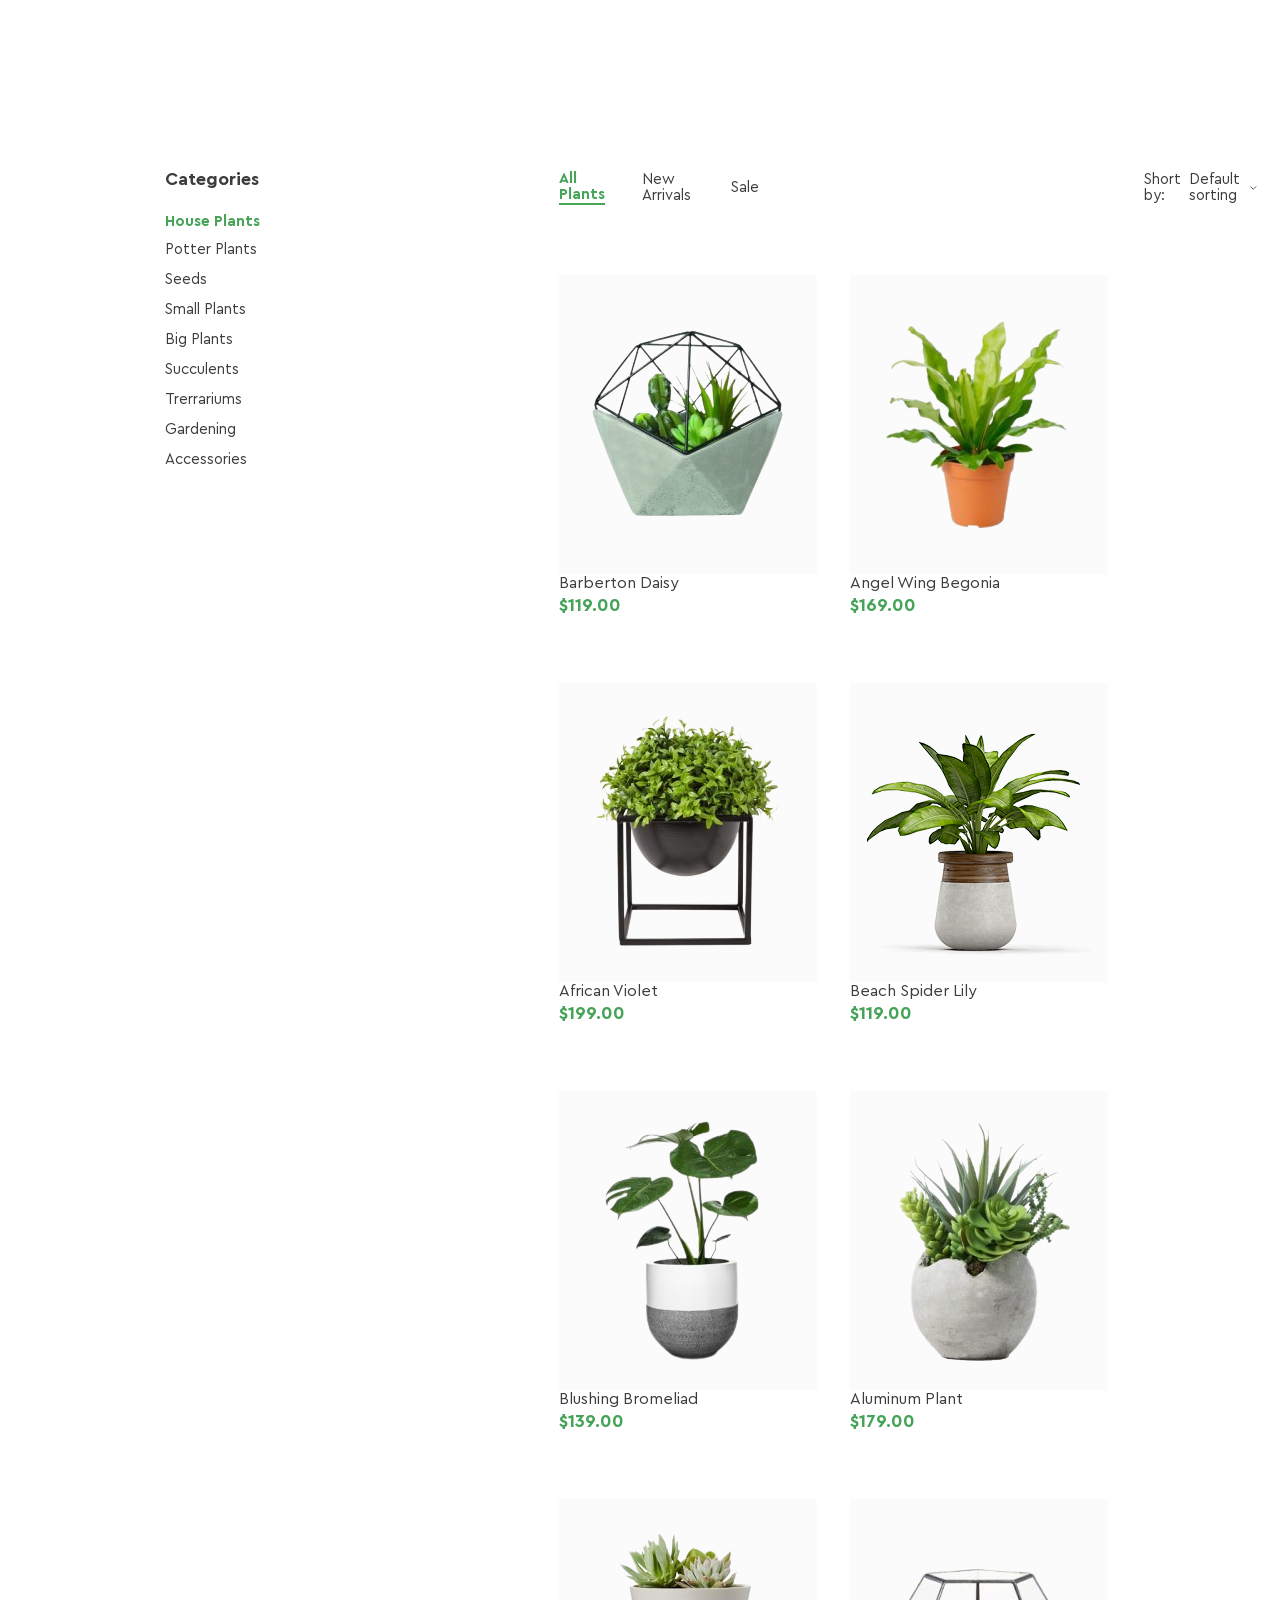
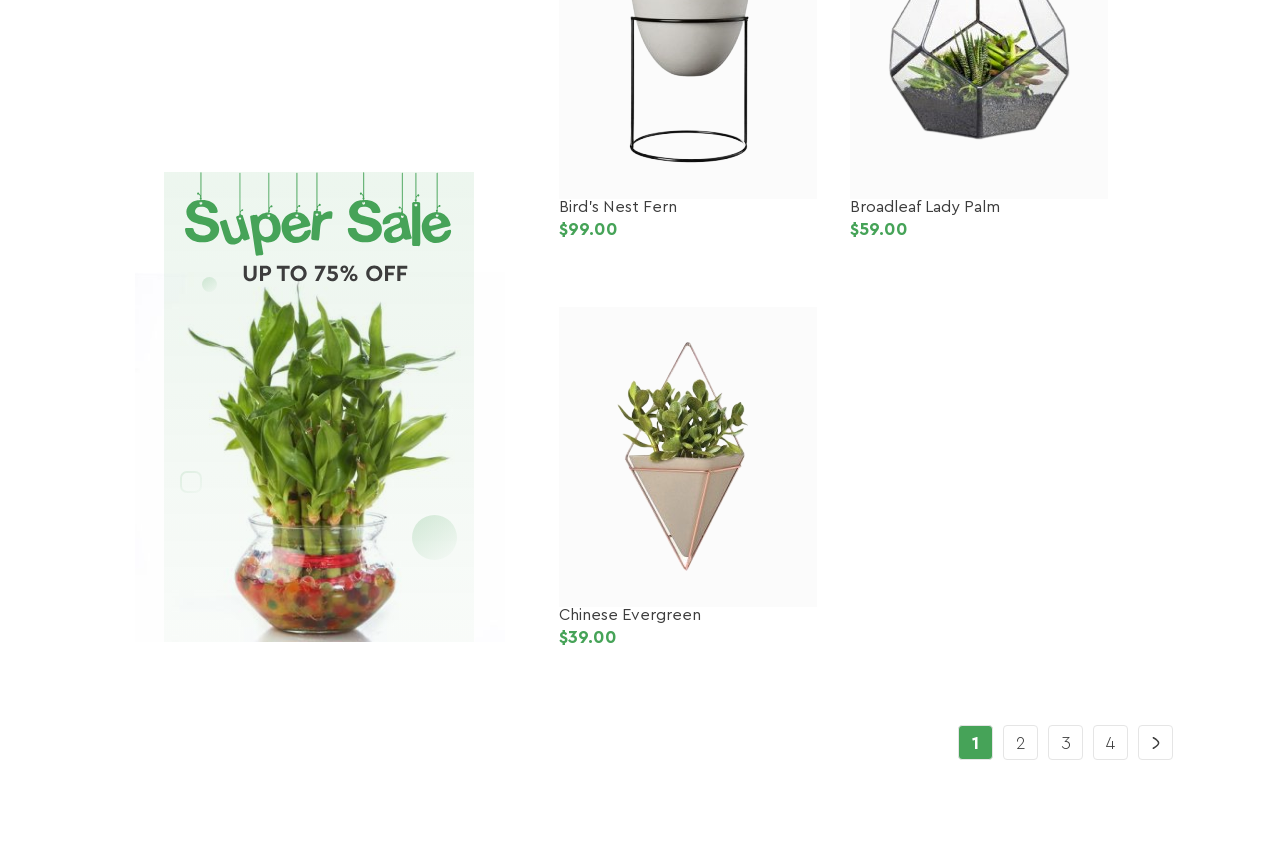
<file: index.html>
<!DOCTYPE html>
<html lang="en">
<head>
    <meta charset="UTF-8">
    <meta name="viewport" content="width=device-width, initial-scale=1.0">
    <title>Document</title>
    <link rel="stylesheet" href="./css/style.css">
</head>
<body>
    <div class="float">
        <div class="Categories">
            <div class="Frame">
                <nav class="list-categories">
                    <h2 class="Categor">Categories</h2>
                    <li class="HP">House Plants</li>
                    <li class="r">Potter Plants</li>
                    <li class="r">Seeds</li>
                    <li class="r">Small Plants</li>
                    <li class="r">Big Plants</li>
                    <li class="r">Succulents</li>
                    <li class="r">Trerrariums</li>
                    <li class="r">Gardening</li>
                    <li>Accessories</li>                  
                </nav>
                <div class="billboard">
                    <img src="./img/Super Sale Banner.svg" alt="">
                </div>
            </div>
        <main>
            <div class="main">
                <header>
            <div class="header">
                <li class="Green">All Plants</li>
                <li class="New">New Arrivals</li>
                <li class="Sale">Sale</li>
                <li class="Short">Short by:</li>
                <li class="Def">Default sorting</li>
                <svg xmlns="http://www.w3.org/2000/svg" width="12" height="8" viewBox="0 0 12 8" fill="none">
                    <path d="M10.6667 1.66669L6.00004 6.33335L1.33337 1.66669" stroke="#3D3D3D" stroke-width="1.5" stroke-linecap="round" stroke-linejoin="round"/>
                </svg>
            </div>
        </header>
                <div class="main-item">
                    <div class="tmp-image">
                        <img src="./img/Barberton Daisy.png" alt="Daisy">
                    </div>
                    <h4 class="h4">Barberton Daisy</h4>
                    <p class="p-dollar">$119.00</p>
                </div>
                <div class="main-item">
                    <div class="tmp-image">
                        <img src="./img/Angel Wing Begonia.png" alt="Begonia">
                    </div>
                    <h4 class="h4">Angel Wing Begonia</h4>
                    <p class="p-dollar">$169.00</p>
                </div>
                <div class="main-item">
                    <div class="tmp-image">
                        <img src="./img/African Violet.png" alt="Violet">
                    </div>
                    <h4 class="h4">African Violet</h4>
                    <p class="p-dollar">$199.00</p>
                </div>
                <div class="main-item">
                    <div class="tmp-image">
                        <img src="./img/Beach Spider Lily.png" alt="Lily">
                    </div>
                    <h4 class="h4">Beach Spider Lily</h4>
                    <p class="p-dollar">$119.00</p>
                </div>
                <div class="main-item">
                    <div class="tmp-image">
                        <img src="./img/Blushing Bromeliad.png" alt="Bromeliad">
                    </div>
                    <h4 class="h4">Blushing Bromeliad</h4>
                    <p class="p-dollar">$139.00</p>
                </div>
                <div class="main-item">
                    <div class="tmp-image">
                        <img src="./img/Aluminum Plant.png" alt="Aluminum">
                    </div>
                    <h4 class="h4">Aluminum Plant</h4>
                    <p class="p-dollar">$179.00</p>
                </div>
                <div class="main-item">
                    <div class="tmp-image">
                        <img src="./img/Bird's Nest Fern.png" alt="Fern">
                    </div>
                    <h4 class="h4">Bird's Nest Fern</h4>
                    <p class="p-dollar">$99.00</p>
                </div>
                <div class="main-item">
                    <div class="tmp-image">
                        <img src="./img/Broadleaf Lady Palm.png" alt="Lady">
                    </div>
                    <h4 class="h4">Broadleaf Lady Palm</h4>
                    <p class="p-dollar">$59.00</p>
                </div>
                <div class="main-item">
                    <div class="tmp-image">
                        <img src="./img/Chinese Evergreen.png" alt="Chinese">
                    </div>
                    <h4 class="h4">Chinese Evergreen</h4>
                    <p class="p-dollar">$39.00</p>
                </div>
            </div>
        </main>
        </div>
        <div class="next-button">
            <button class="Number-one">1</button>
            <button class="One">2</button>
            <button class="One">3</button>
            <button class="One">4</button>
            <button class="One">
                <svg xmlns="http://www.w3.org/2000/svg" width="8" height="12" viewBox="0 0 8 12" fill="none">
                <path d="M1.375 0.75C1.375 0.75 6.625 3.858 6.625 6C6.625 8.14125 1.375 11.25 1.375 11.25" stroke="#3D3D3D" stroke-width="1.5" stroke-linecap="round" stroke-linejoin="round"/>
                </svg>
            </button>
        </div>
    </div>
</body>
</html>
</file>
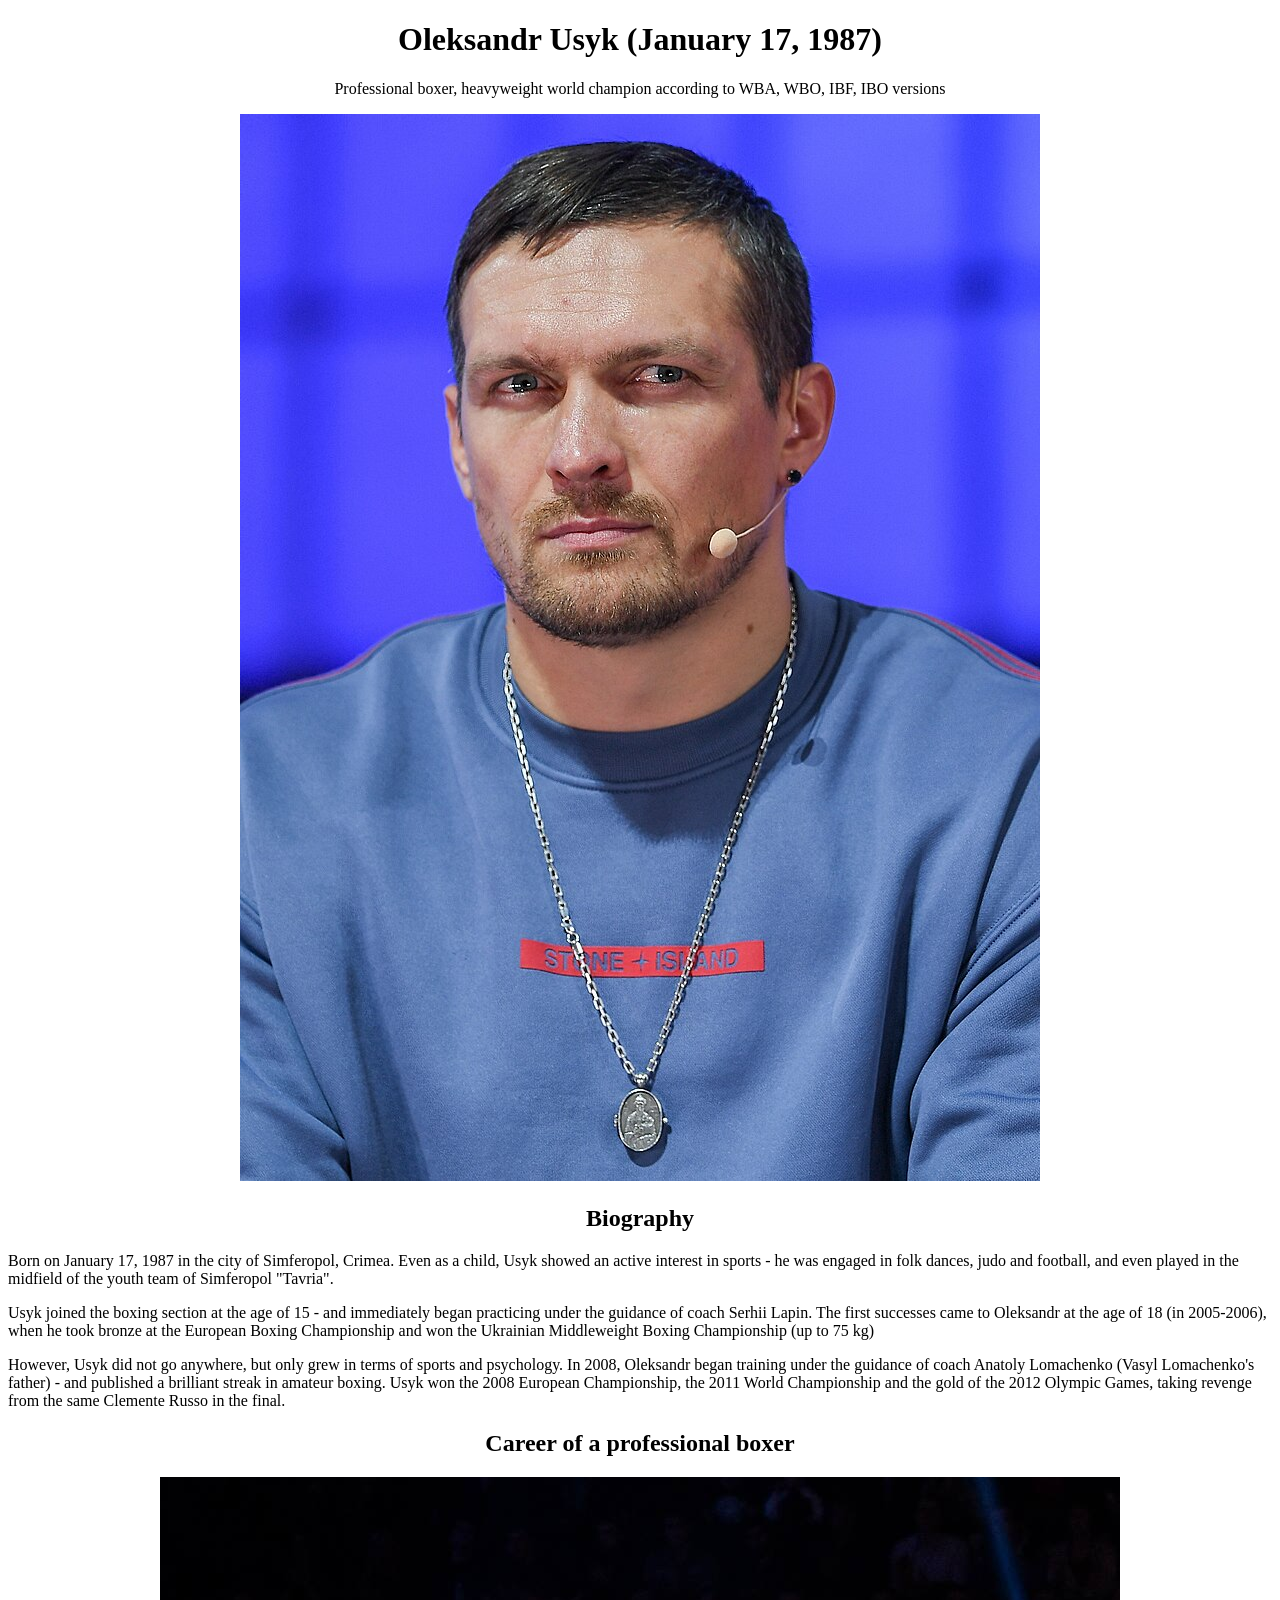
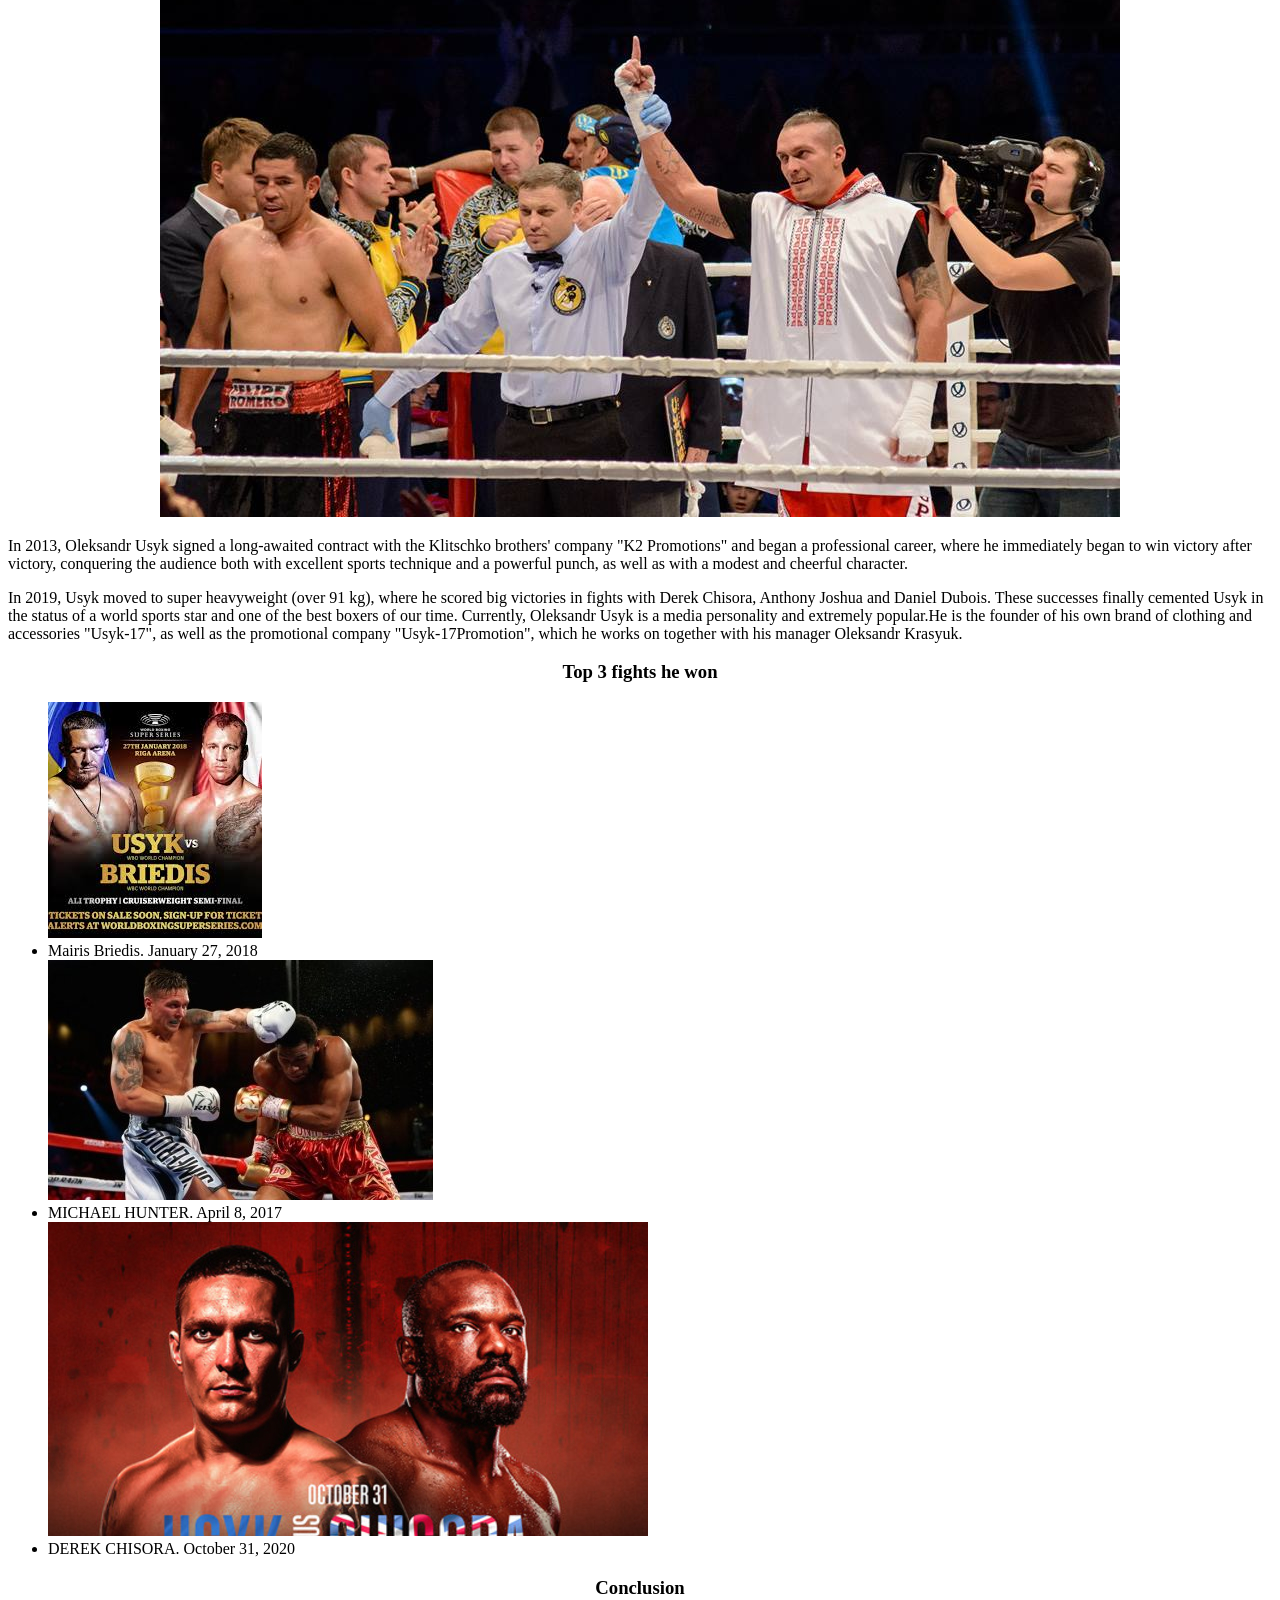
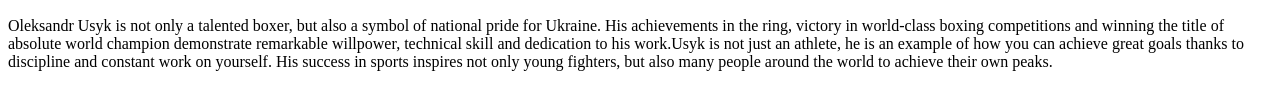
<file: Homework 2/index.html>
<!DOCTYPE html>
<html lang="en">
<head>
    <meta charset="UTF-8">
    <meta name="viewport" content="width=, initial-scale=1.0">
    <title>Oleksandr Usyk</title>
    <link rel="icon" href="./img/favicon.ico" type="image/x-icon">
</head>
<body>
    <center><h1>Oleksandr Usyk (January 17, 1987)</h1>
    <p>Professional boxer, heavyweight world champion according to WBA, WBO, IBF, IBO versions</p>
    <img src="./img/Professional boxer.jpg" alt="Boxing"></center>

    <div>
       <center><h2>Biography</h2></center>
        <p>Born on January 17, 1987 in the city of Simferopol, Crimea. Even as a child, Usyk showed an active interest in sports - he was engaged in folk dances, judo and football, and even played in the midfield of the youth team of Simferopol "Tavria".
        </p>
        <p>Usyk joined the boxing section at the age of 15 - and immediately began practicing under the guidance of coach Serhii Lapin. The first successes came to Oleksandr at the age of 18 (in 2005-2006), when he took bronze at the European Boxing Championship and won the Ukrainian Middleweight Boxing Championship (up to 75 kg)</p>
        <p>However, Usyk did not go anywhere, but only grew in terms of sports and psychology. In 2008, Oleksandr began training under the guidance of coach Anatoly Lomachenko (Vasyl Lomachenko's father) - and published a brilliant streak in amateur boxing. Usyk won the 2008 European Championship, the 2011 World Championship and the gold of the 2012 Olympic Games, taking revenge from the same Clemente Russo in the final.</p>
    </div>
    <div>
        <center><h2>Career of a professional boxer</h2>
        <img src="./img/Careera.jpg" alt="Career"></center>
        <p>In 2013, Oleksandr Usyk signed a long-awaited contract with the Klitschko brothers' company "K2 Promotions" and began a professional career, where he immediately began to win victory after victory, conquering the audience both with excellent sports technique and a powerful punch, as well as with a modest and cheerful character.</p>
        <p>In 2019, Usyk moved to super heavyweight (over 91 kg), where he scored big victories in fights with Derek Chisora, Anthony Joshua and Daniel Dubois. These successes finally cemented Usyk in the status of a world sports star and one of the best boxers of our time. Currently, Oleksandr Usyk is a media personality and extremely popular.He is the founder of his own brand of clothing and accessories "Usyk-17", as well as the promotional company "Usyk-17Promotion", which he works on together with his manager Oleksandr Krasyuk.</p>
    </div>
    <div>
        <center><h3>Top 3 fights he won</h3></center>
        <ul>
            <img src="./img/Briedis.jpg" alt="Briedis">
            <li>Mairis Briedis. January 27, 2018</li>
            <img src="./img/Hunter.jpg" alt="HUNTER">
            <li>MICHAEL HUNTER. April 8, 2017</li>
            <img src="./img/Derec.jpg" alt="DEREK">
            <li>DEREK CHISORA. October 31, 2020</li>
        </ul>
    </div>
    <div>
        <center><h3>Conclusion</h3></center>
        <p>Oleksandr Usyk is not only a talented boxer, but also a symbol of national pride for Ukraine. His achievements in the ring, victory in world-class boxing competitions and winning the title of absolute world champion demonstrate remarkable willpower, technical skill and dedication to his work.Usyk is not just an athlete, he is an example of how you can achieve great goals thanks to discipline and constant work on yourself. His success in sports inspires not only young fighters, but also many people around the world to achieve their own peaks.</p>
    </div>
</body>
</html>
</file>
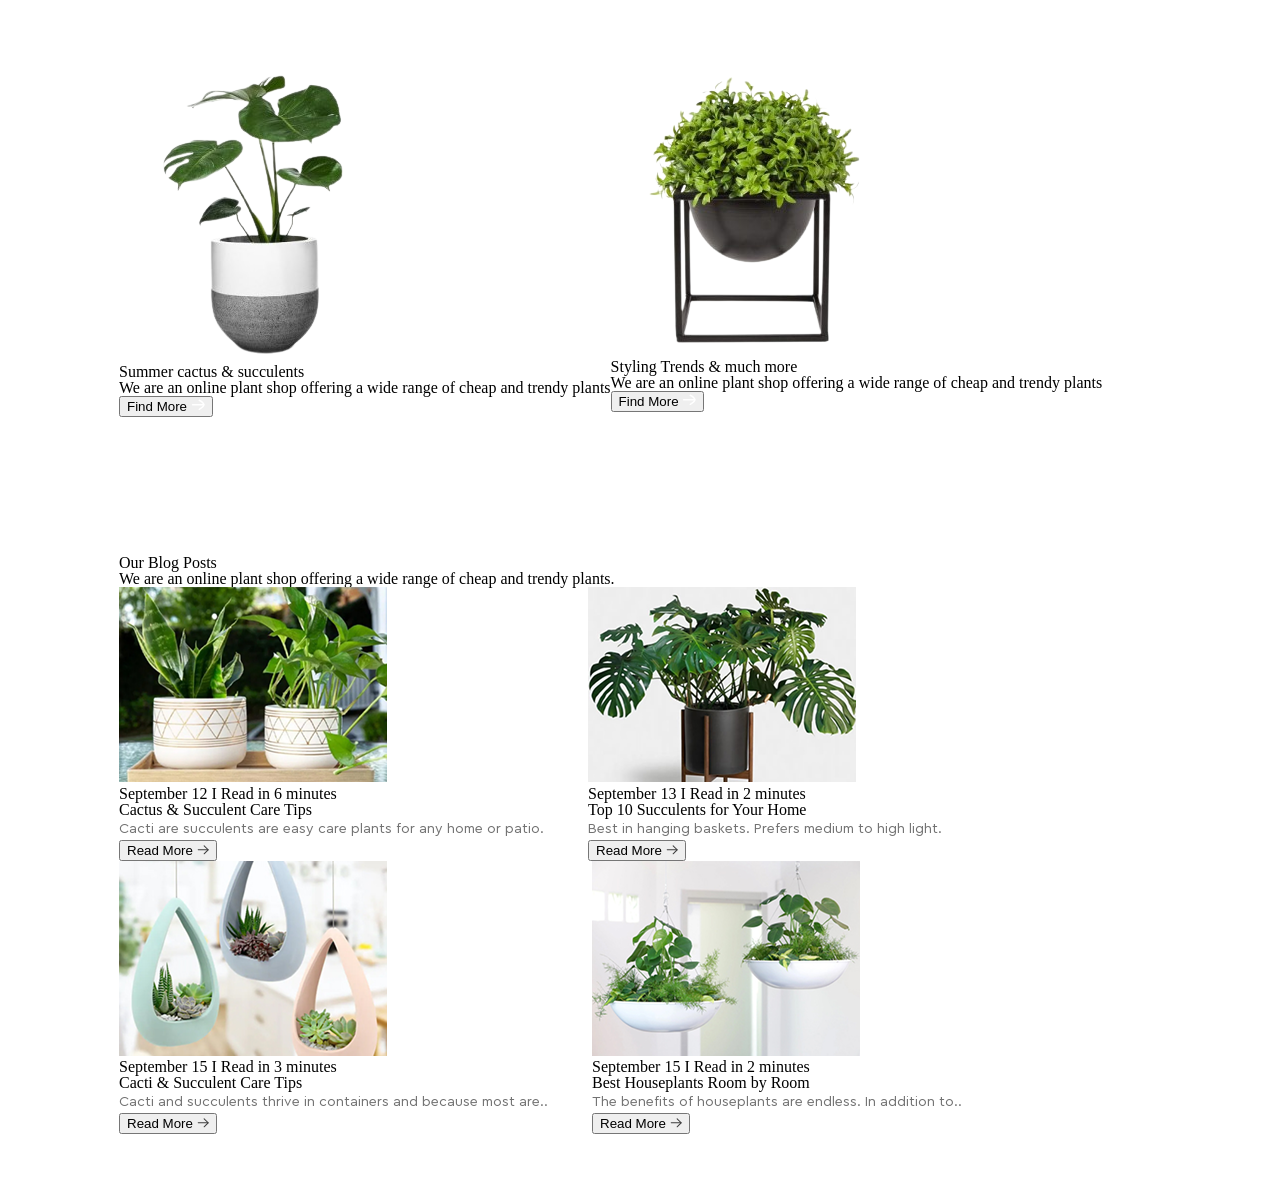
<file: Homework 8/index.html>
<!DOCTYPE html>
<html lang="en">
<head>
    <meta charset="UTF-8">
    <meta name="viewport" content="width=, initial-scale=1.0">
    <title>Document</title>
    <link rel="stylesheet" href="./css/style.css">
</head>
<body>
    <main>
        <div class="main">
            <div class="main__header">
                <div>
                    <div>
                        <img src="./img/image14.png" alt="14">
                    </div>
                    <h2>Summer cactus & succulents</h2>
                    <p>We are an online plant shop offering a wide range of cheap and trendy plants</p>
                    <button>
                    Find More
                    <svg xmlns="http://www.w3.org/2000/svg" width="14" height="12" viewBox="0 0 14 12" fill="none">
                        <path d="M12.8126 5.79428L1.56258 5.79428" stroke="white" stroke-width="1.5" stroke-linecap="round" stroke-linejoin="round"/>
                        <path d="M8.27485 1.2759C8.27485 1.2759 12.8123 3.72165 12.8123 5.79315C12.8123 7.86615 8.27485 10.3127 8.27485 10.3127" stroke="white" stroke-width="1.5" stroke-linecap="round" stroke-linejoin="round"/>
                    </svg>
                    </button>
                </div>
                <div>
                    <div>
                        <img src="./img/image15.png" alt="15">
                    </div>
                    <h2>Styling Trends & much more</h2>
                    <p>We are an online plant shop offering a wide range of cheap and trendy plants</p>
                    <button>Find More
                        <svg xmlns="http://www.w3.org/2000/svg" width="14" height="12" viewBox="0 0 14 12" fill="none">
                            <path d="M12.8126 5.79428L1.56256 5.79428" stroke="white" stroke-width="1.5" stroke-linecap="round" stroke-linejoin="round"/>
                            <path d="M8.27484 1.2759C8.27484 1.2759 12.8123 3.72165 12.8123 5.79315C12.8123 7.86615 8.27484 10.3127 8.27484 10.3127" stroke="white" stroke-width="1.5" stroke-linecap="round" stroke-linejoin="round"/>
                        </svg>
                    </button>
                </div>
            </div>
            <header>
                <div class="header">
                    <div>
                        <h1>Our Blog Posts</h1>
                        <p>We are an online plant shop offering a wide range of cheap and trendy plants.</p>
                    </div>
                    <div class="head">
                        <div>
                            <img src="./img/01.png" alt="1">
                            <h3 class="September">September 12 I Read in 6 minutes</h3>
                            <h2>Cactus & Succulent Care Tips</h2>
                            <p class="description">Cacti are succulents are easy care plants for any home or patio.</p>
                            <button>Read More
                                <svg xmlns="http://www.w3.org/2000/svg" width="12" height="10" viewBox="0 0 12 10" fill="none">
                                    <path d="M0.666656 4.81714C0.666656 4.56401 0.854759 4.35481 1.09881 4.3217L1.16666 4.31714L11.1667 4.31714C11.4428 4.31714 11.6667 4.541 11.6667 4.81714C11.6667 5.07027 11.4786 5.27947 11.2345 5.31257L11.1667 5.31714L1.16666 5.31714C0.890514 5.31714 0.666656 5.09328 0.666656 4.81714Z" fill="#3D3D3D"/>
                                    <path d="M6.78066 1.15517C6.58498 0.960332 6.5843 0.643751 6.77914 0.448068C6.95627 0.270175 7.23401 0.25344 7.43006 0.398255L7.48624 0.446546L11.5196 4.46255C11.698 4.6402 11.7142 4.91895 11.5683 5.11499L11.5196 5.17114L7.48627 9.18781C7.29061 9.38267 6.97403 9.38201 6.77917 9.18635C6.60203 9.00847 6.58646 8.73066 6.7321 8.53522L6.78063 8.47924L10.458 4.81666L6.78066 1.15517Z" fill="#3D3D3D"/>
                                </svg>
                            </button>
                        </div>
                        <div>
                            <img src="./img/02.png" alt="2">
                            <h3 class="September">September 13 I Read in 2 minutes</h3>
                            <h2>Top 10 Succulents for Your Home</h2>
                            <p class="description">Best in hanging baskets. Prefers medium to high light.</p>
                            <button>Read More
                                <svg xmlns="http://www.w3.org/2000/svg" width="12" height="10" viewBox="0 0 12 10" fill="none">
                                    <path d="M0.666656 4.81714C0.666656 4.56401 0.854759 4.35481 1.09881 4.3217L1.16666 4.31714L11.1667 4.31714C11.4428 4.31714 11.6667 4.541 11.6667 4.81714C11.6667 5.07027 11.4786 5.27947 11.2345 5.31257L11.1667 5.31714L1.16666 5.31714C0.890514 5.31714 0.666656 5.09328 0.666656 4.81714Z" fill="#3D3D3D"/>
                                    <path d="M6.78066 1.15517C6.58498 0.960332 6.5843 0.643751 6.77914 0.448068C6.95627 0.270175 7.23401 0.25344 7.43006 0.398255L7.48624 0.446546L11.5196 4.46255C11.698 4.6402 11.7142 4.91895 11.5683 5.11499L11.5196 5.17114L7.48627 9.18781C7.29061 9.38267 6.97403 9.38201 6.77917 9.18635C6.60203 9.00847 6.58646 8.73066 6.7321 8.53522L6.78063 8.47924L10.458 4.81666L6.78066 1.15517Z" fill="#3D3D3D"/>
                                </svg>
                            </button>
                        </div>
                        <div>
                            <img src="./img/03.png" alt="3">
                            <h3 class="September">September 15 I Read in 3 minutes</h3>
                            <h2>Cacti & Succulent Care Tips</h2>
                            <p class="description">Cacti and succulents thrive in containers and because most are..</p>
                            <button>Read More
                                <svg xmlns="http://www.w3.org/2000/svg" width="12" height="10" viewBox="0 0 12 10" fill="none">
                                    <path d="M0.666656 4.81714C0.666656 4.56401 0.854759 4.35481 1.09881 4.3217L1.16666 4.31714L11.1667 4.31714C11.4428 4.31714 11.6667 4.541 11.6667 4.81714C11.6667 5.07027 11.4786 5.27947 11.2345 5.31257L11.1667 5.31714L1.16666 5.31714C0.890514 5.31714 0.666656 5.09328 0.666656 4.81714Z" fill="#3D3D3D"/>
                                    <path d="M6.78066 1.15517C6.58498 0.960332 6.5843 0.643751 6.77914 0.448068C6.95627 0.270175 7.23401 0.25344 7.43006 0.398255L7.48624 0.446546L11.5196 4.46255C11.698 4.6402 11.7142 4.91895 11.5683 5.11499L11.5196 5.17114L7.48627 9.18781C7.29061 9.38267 6.97403 9.38201 6.77917 9.18635C6.60203 9.00847 6.58646 8.73066 6.7321 8.53522L6.78063 8.47924L10.458 4.81666L6.78066 1.15517Z" fill="#3D3D3D"/>
                                </svg>
                            </button>
                        </div>
                        <div>
                            <img src="./img/04.png" alt="4">
                            <h3 class="September">September 15 I Read in 2 minutes</h3>
                            <h2>Best Houseplants Room by Room</h2>
                            <p class="description">The benefits of houseplants are endless. In addition to..</p>
                            <button>Read More
                                <svg xmlns="http://www.w3.org/2000/svg" width="12" height="10" viewBox="0 0 12 10" fill="none">
                                    <path d="M0.666656 4.81714C0.666656 4.56401 0.854759 4.35481 1.09881 4.3217L1.16666 4.31714L11.1667 4.31714C11.4428 4.31714 11.6667 4.541 11.6667 4.81714C11.6667 5.07027 11.4786 5.27947 11.2345 5.31257L11.1667 5.31714L1.16666 5.31714C0.890514 5.31714 0.666656 5.09328 0.666656 4.81714Z" fill="#3D3D3D"/>
                                    <path d="M6.78066 1.15517C6.58498 0.960332 6.5843 0.643751 6.77914 0.448068C6.95627 0.270175 7.23401 0.25344 7.43006 0.398255L7.48624 0.446546L11.5196 4.46255C11.698 4.6402 11.7142 4.91895 11.5683 5.11499L11.5196 5.17114L7.48627 9.18781C7.29061 9.38267 6.97403 9.38201 6.77917 9.18635C6.60203 9.00847 6.58646 8.73066 6.7321 8.53522L6.78063 8.47924L10.458 4.81666L6.78066 1.15517Z" fill="#3D3D3D"/>
                                </svg>
                            </button>
                        </div>
                    </div>
                </div>
            </header>
        </div>
    </main>
</body>
</html>
</file>
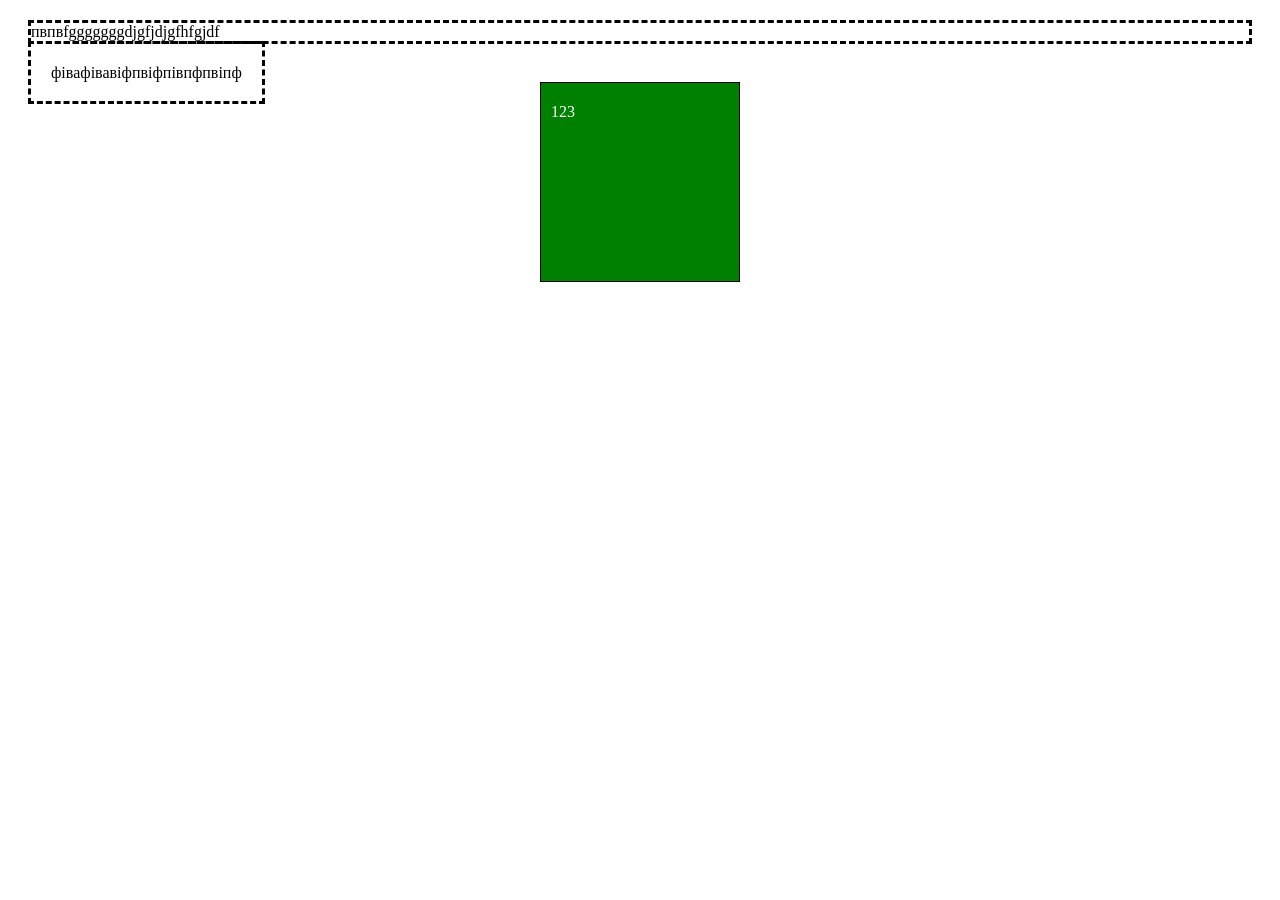
<file: Lesson 6/index.html>
<!DOCTYPE html>
<html lang="en">
<head>
    <meta charset="UTF-8">
    <meta name="viewport" content="width=, initial-scale=1.0">
    <title>Document</title>
    <link rel="stylesheet" href="style.css">
</head>
<body>
    <p>пвпвfgggggggdjgfjdjgfhfgjdf</p>
    <span>фівафівавіфпвіфпівпфпвіпф</span>
    <div>123</div>
</body>
</html>
</file>
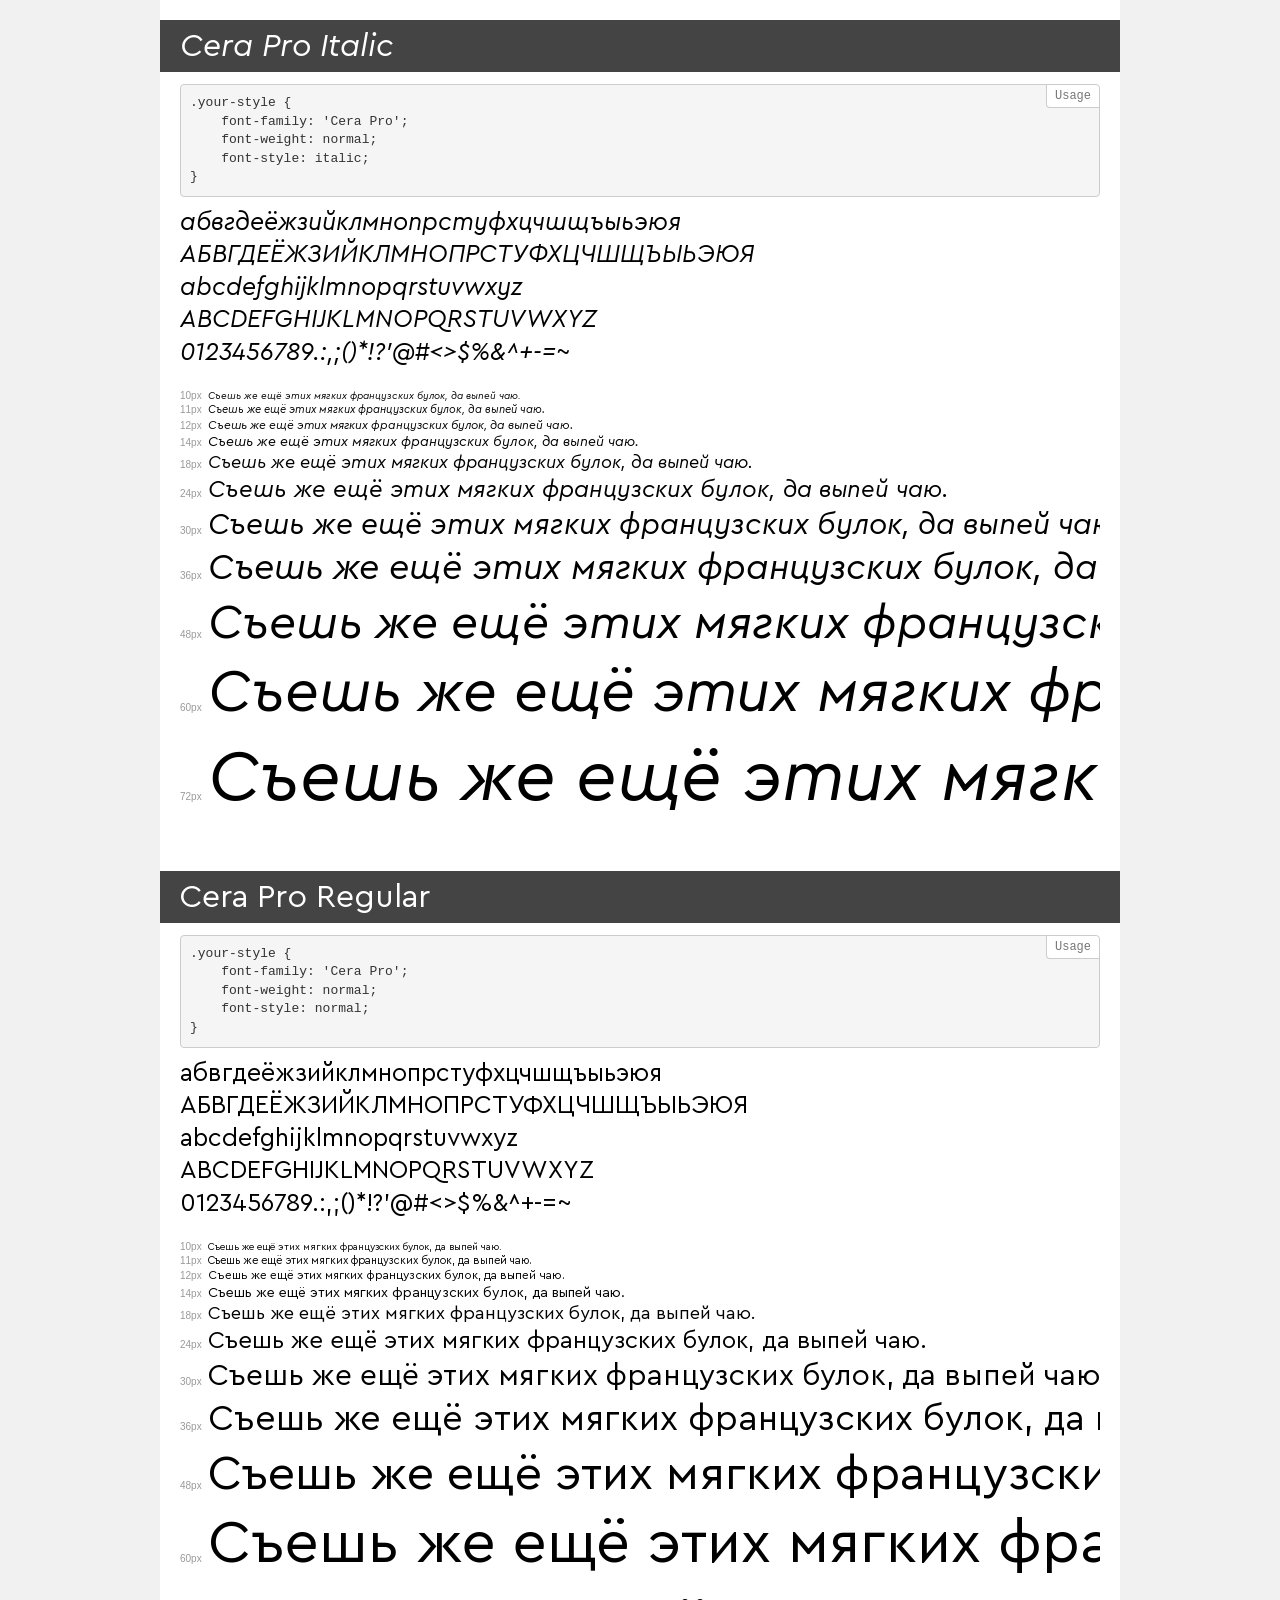
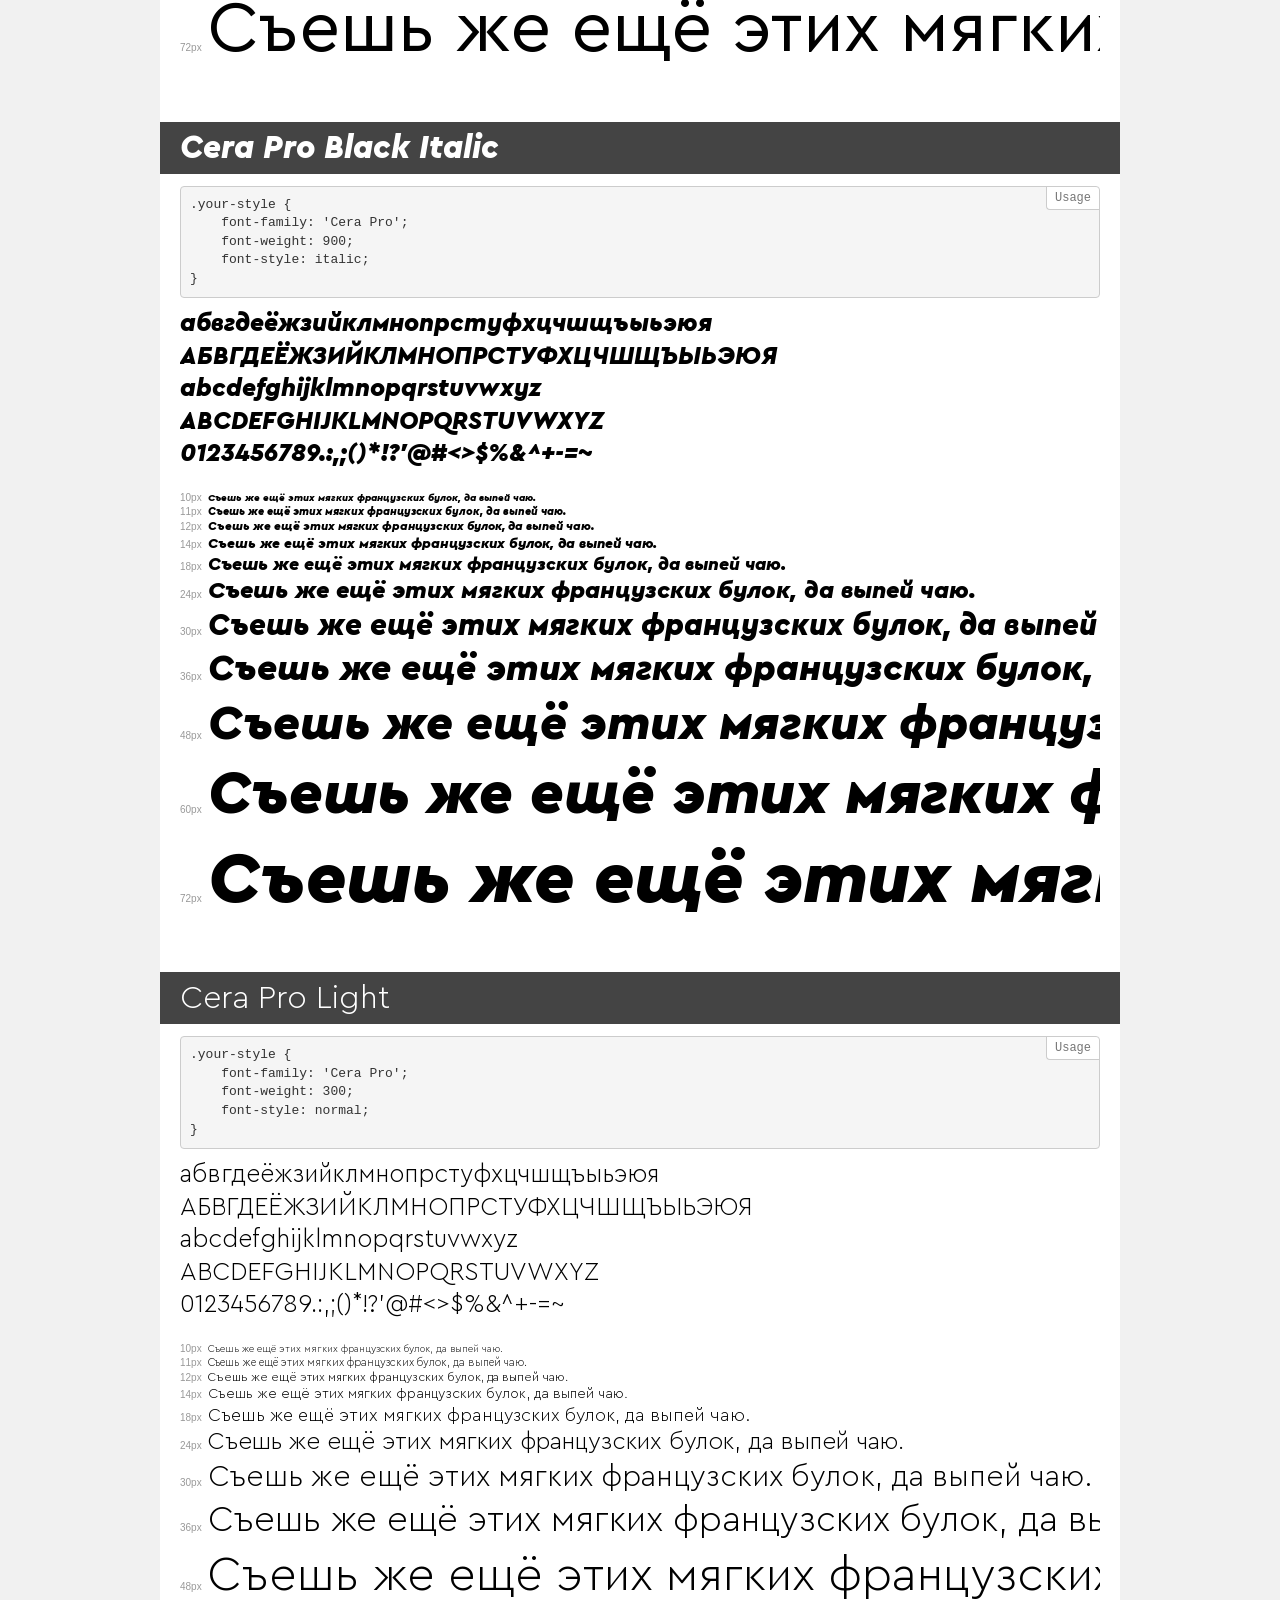
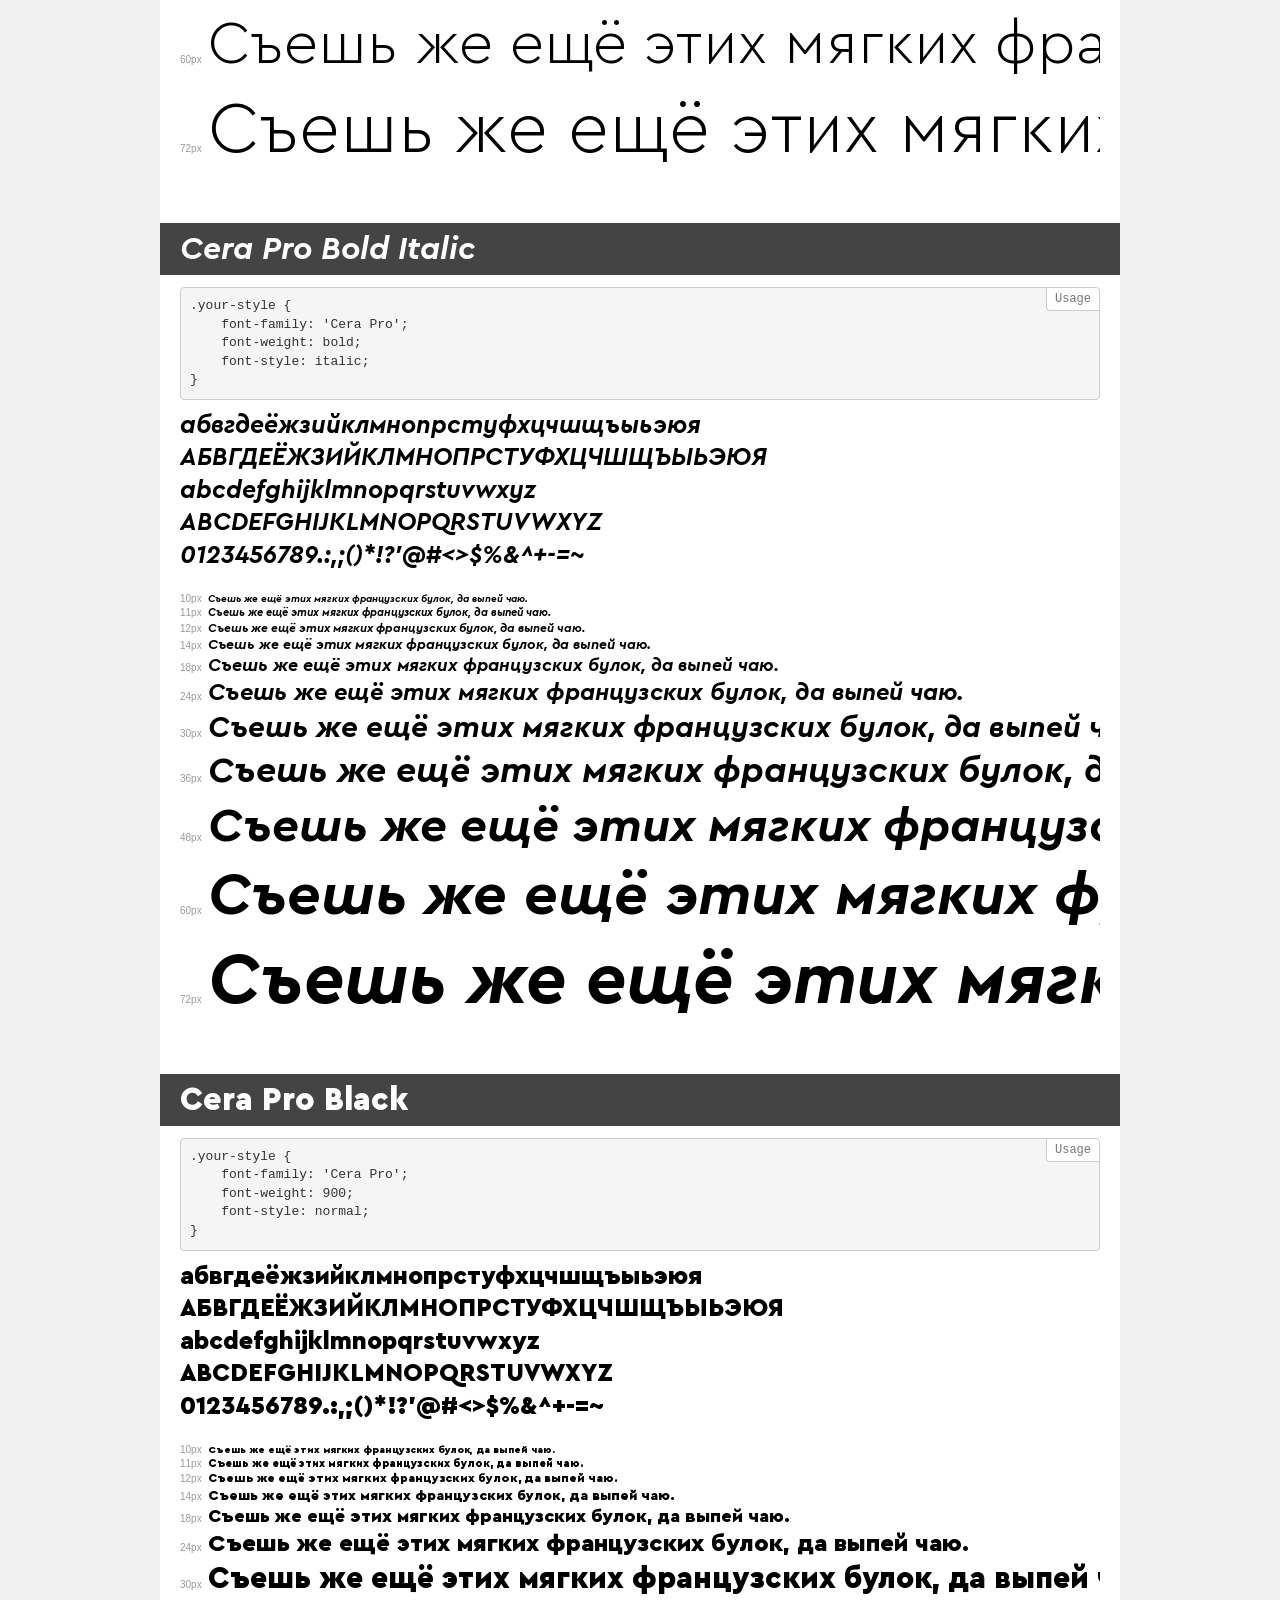
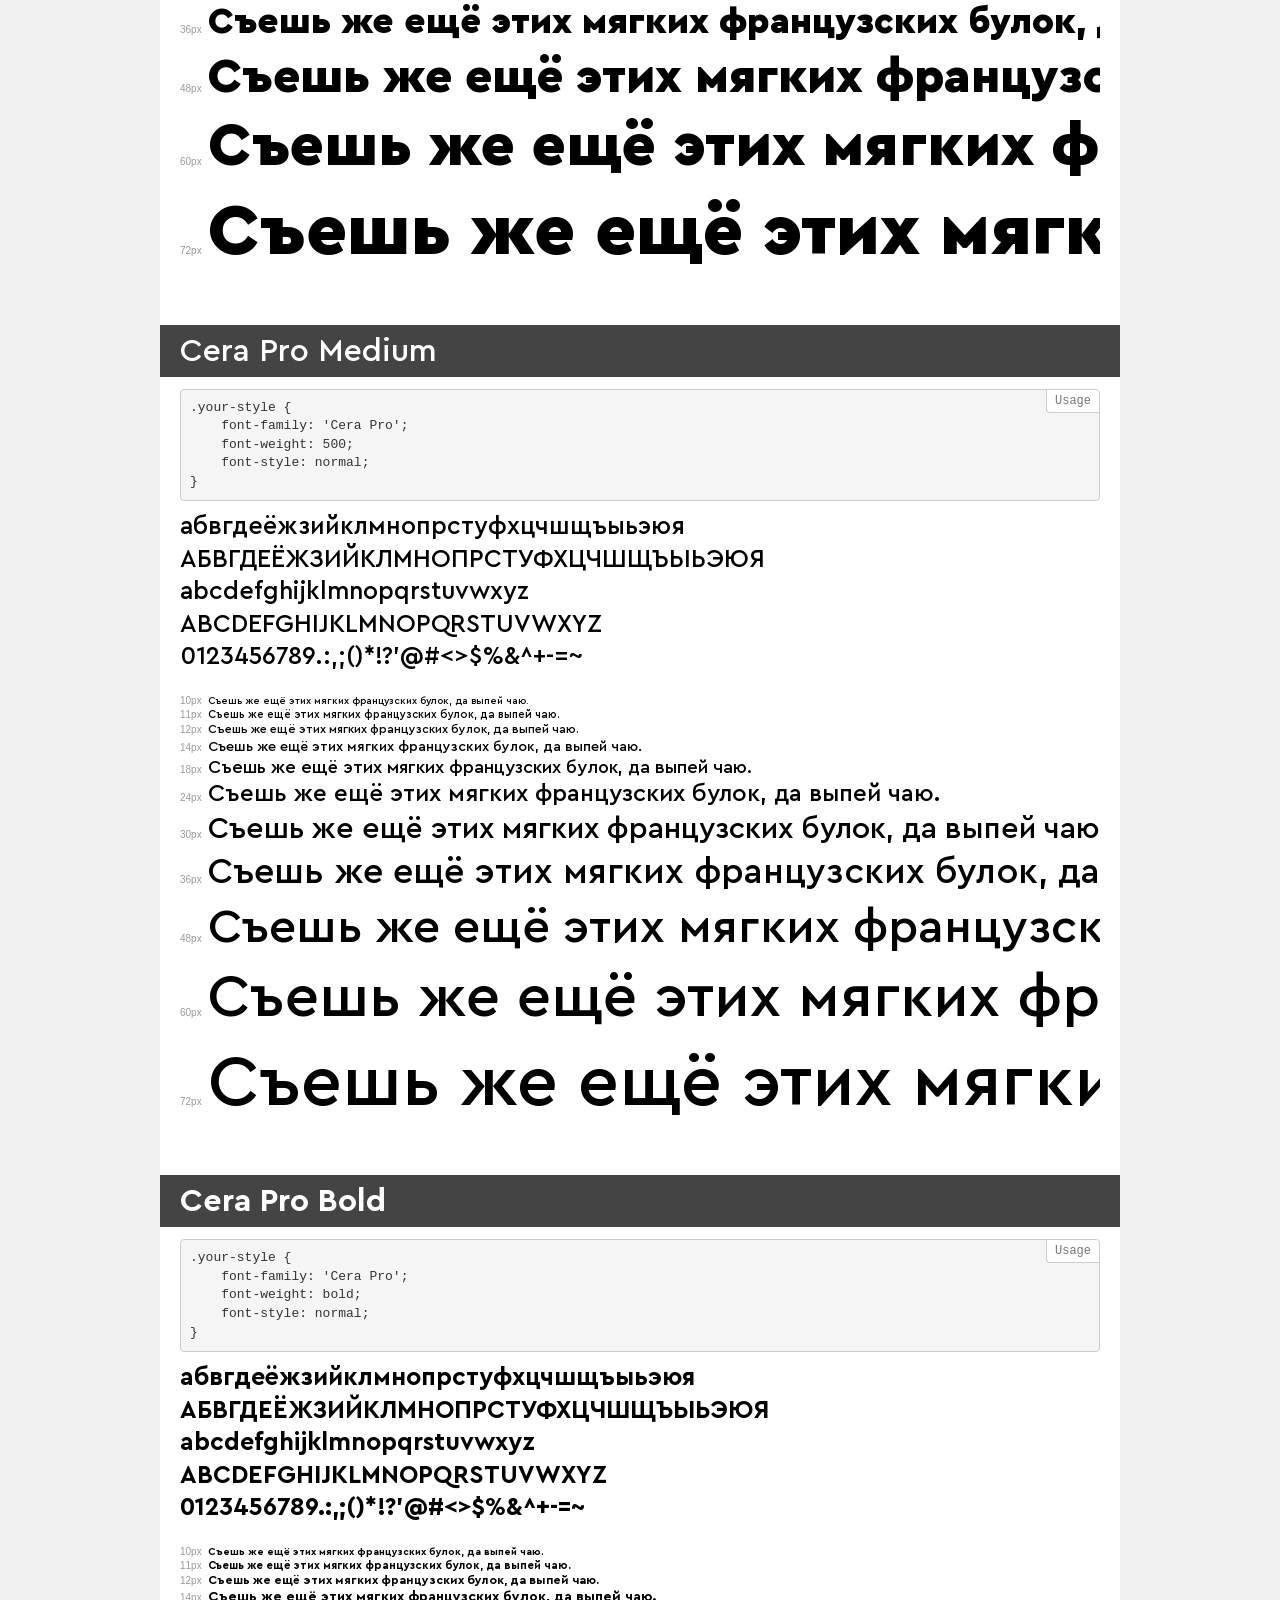
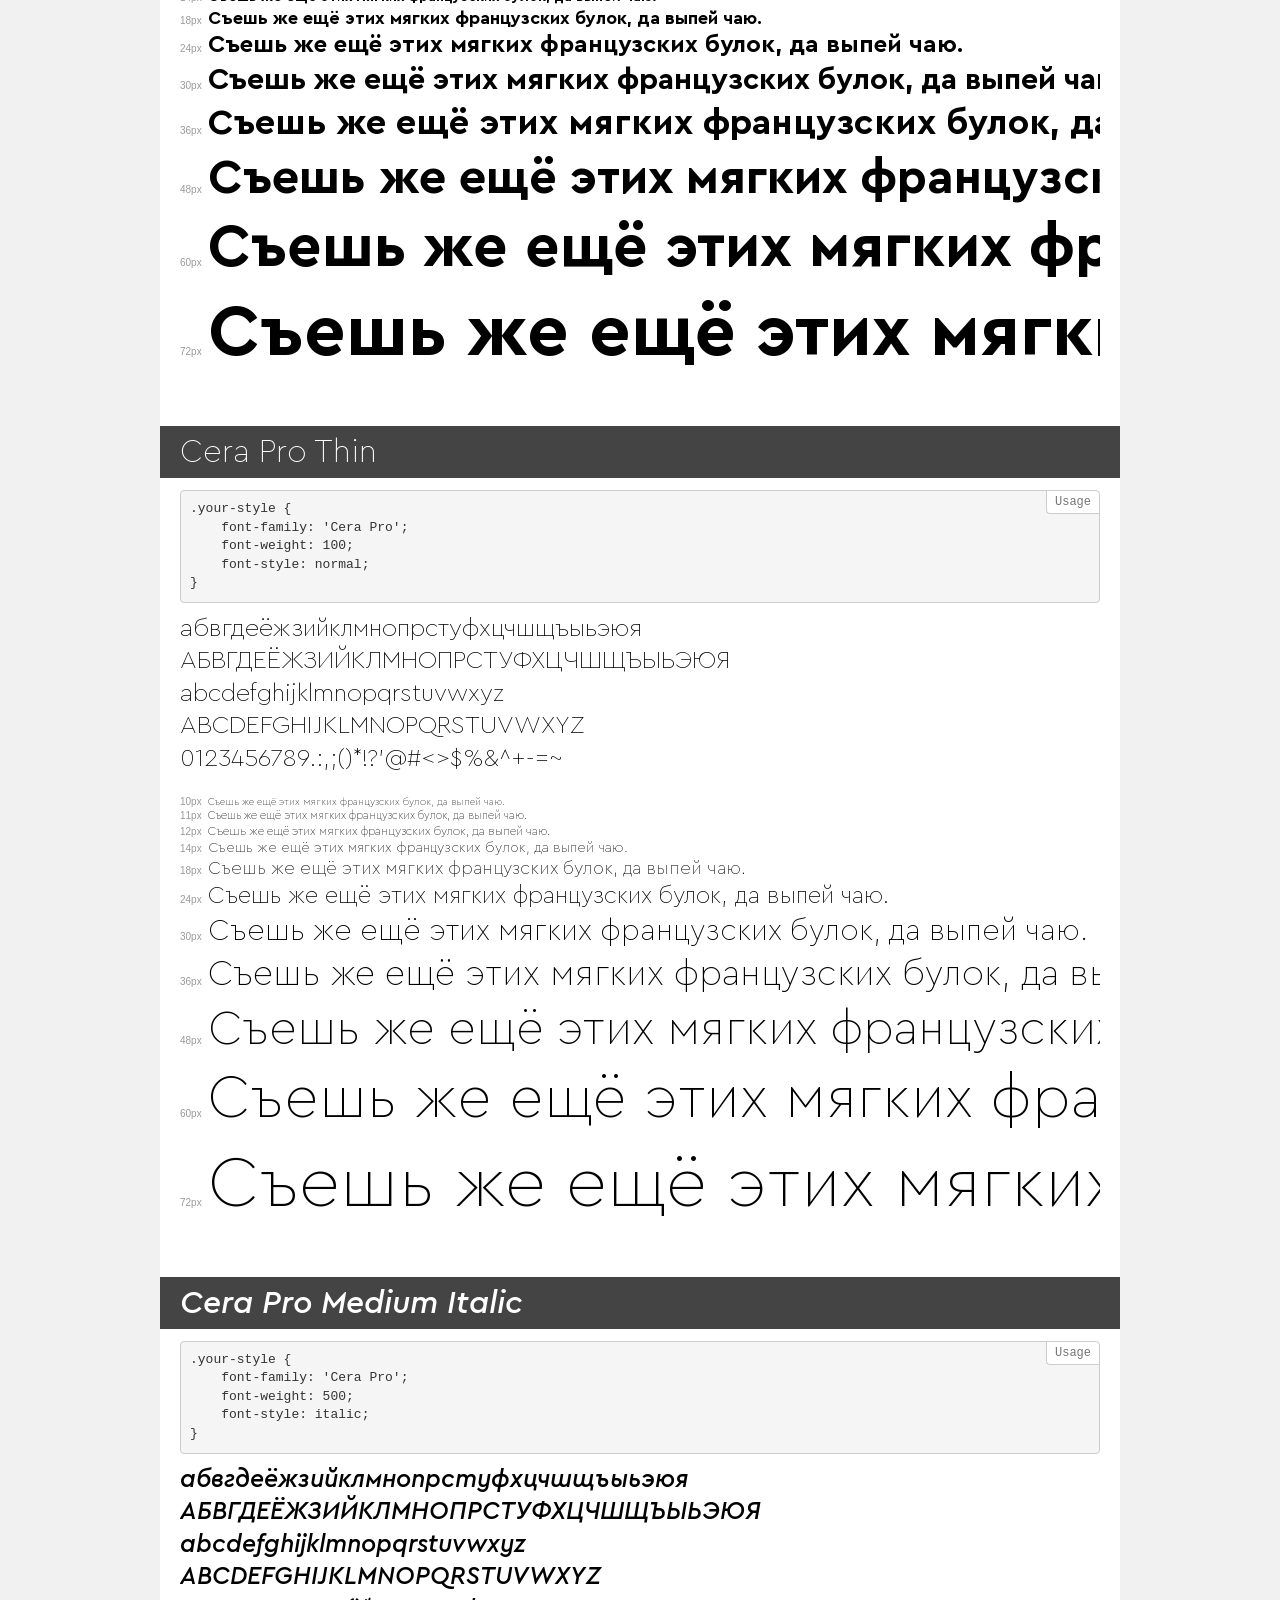
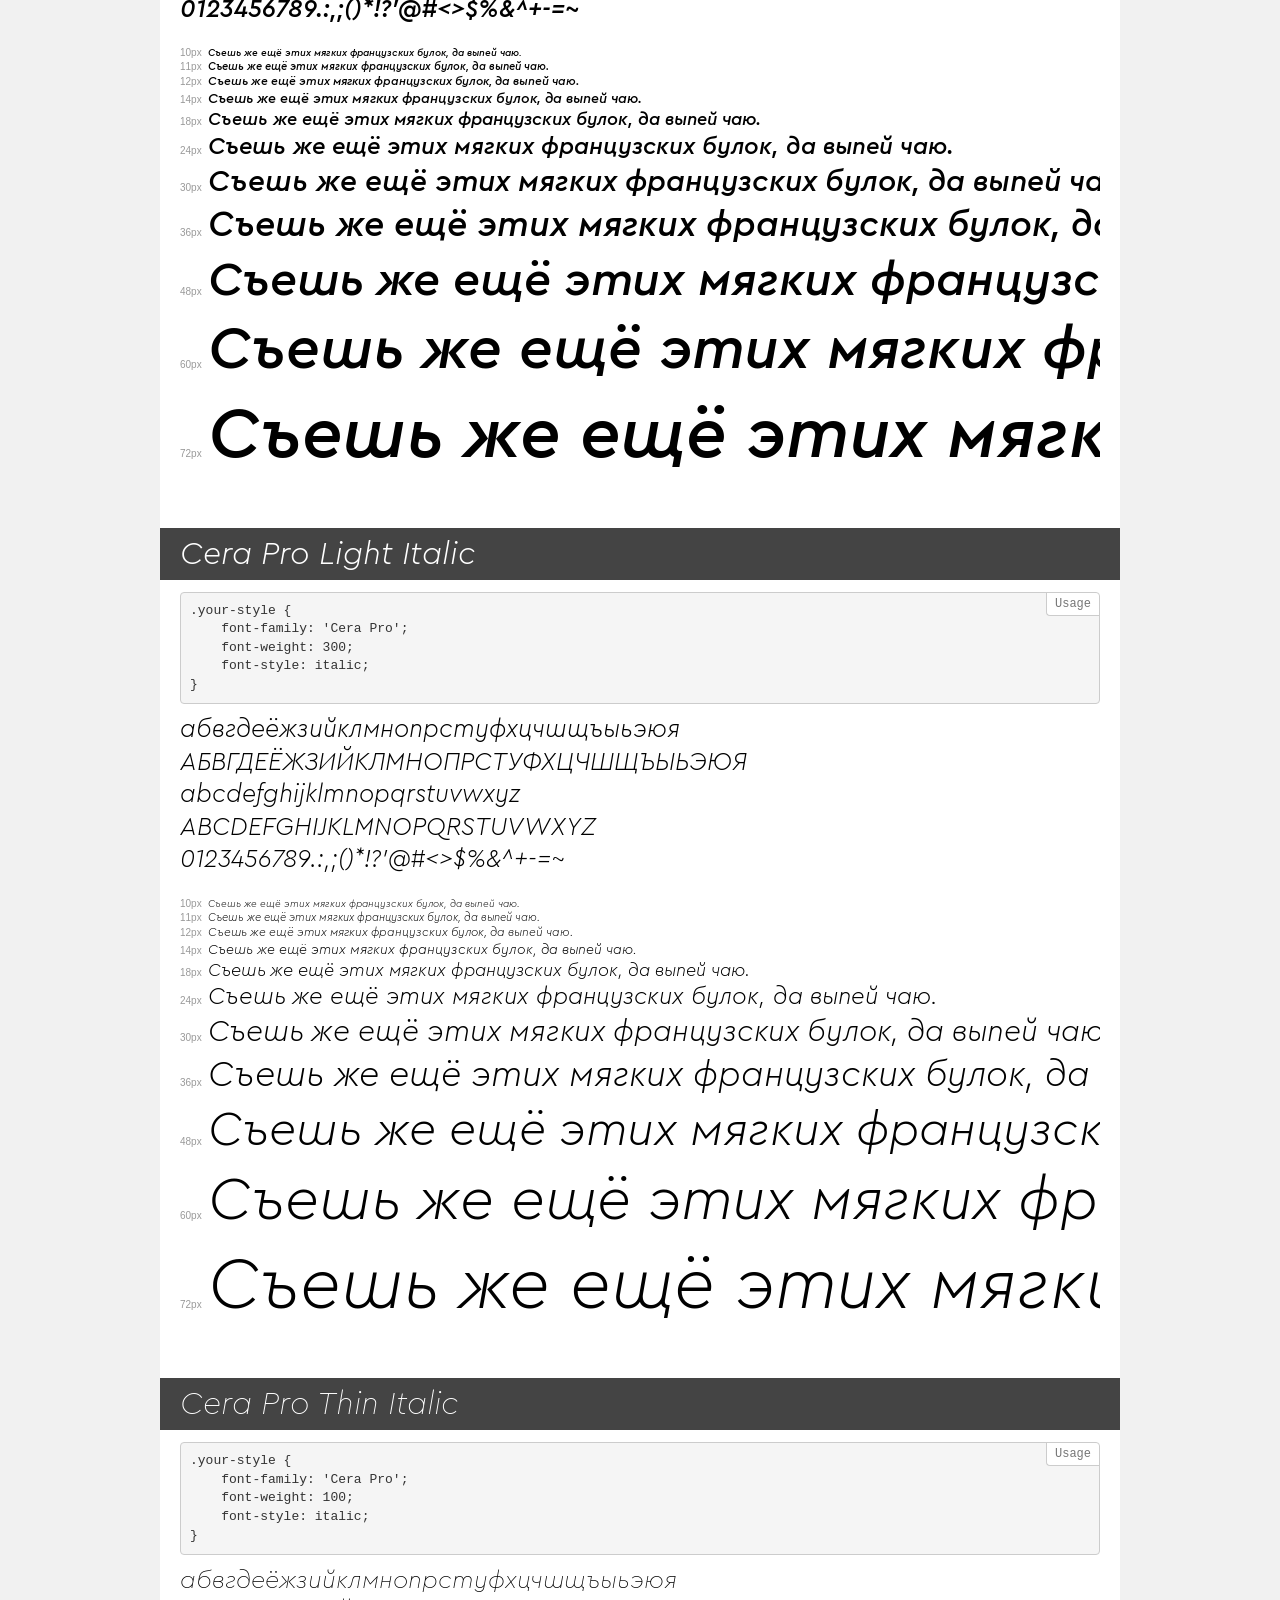
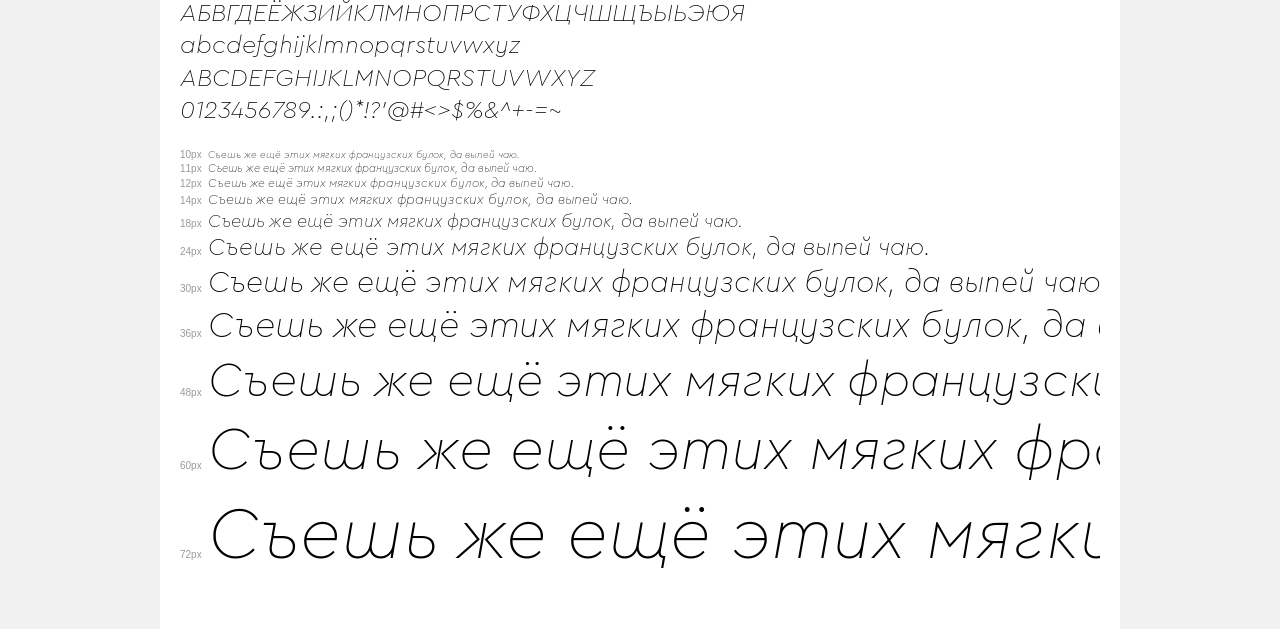
<file: CeraPro/demo.html>
<!DOCTYPE html>
<html>
<head>
    <meta charset="utf-8">
    <meta http-equiv="X-UA-Compatible" content="IE=edge">
    <meta name="viewport" content="width=device-width, initial-scale=1">
    <meta name="robots" content="noindex, noarchive">
    <meta name="format-detection" content="telephone=no">
    <title>Transfonter demo</title>
    <link href="stylesheet.css" rel="stylesheet">
    <style>
        /*
        http://meyerweb.com/eric/tools/css/reset/
        v2.0 | 20110126
        License: none (public domain)
        */
        html, body, div, span, applet, object, iframe,
        h1, h2, h3, h4, h5, h6, p, blockquote, pre,
        a, abbr, acronym, address, big, cite, code,
        del, dfn, em, img, ins, kbd, q, s, samp,
        small, strike, strong, sub, sup, tt, var,
        b, u, i, center,
        dl, dt, dd, ol, ul, li,
        fieldset, form, label, legend,
        table, caption, tbody, tfoot, thead, tr, th, td,
        article, aside, canvas, details, embed,
        figure, figcaption, footer, header, hgroup,
        menu, nav, output, ruby, section, summary,
        time, mark, audio, video {
            margin: 0;
            padding: 0;
            border: 0;
            font-size: 100%;
            font: inherit;
            vertical-align: baseline;
        }
        /* HTML5 display-role reset for older browsers */
        article, aside, details, figcaption, figure,
        footer, header, hgroup, menu, nav, section {
            display: block;
        }
        body {
            line-height: 1;
        }
        ol, ul {
            list-style: none;
        }
        blockquote, q {
            quotes: none;
        }
        blockquote:before, blockquote:after,
        q:before, q:after {
            content: '';
            content: none;
        }
        table {
            border-collapse: collapse;
            border-spacing: 0;
        }
        /* common styles */
        body {
            background: #f1f1f1;
            color: #000;
        }
        .page {
            background: #fff;
            width: 920px;
            margin: 0 auto;
            padding: 20px 20px 0 20px;
            overflow: hidden;
        }
        .font-container {
            overflow-x: auto;
            overflow-y: hidden;
            margin-bottom: 40px;
            line-height: 1.3;
            white-space: nowrap;
            padding-bottom: 5px;
        }
        h1 {
            position: relative;
            background: #444;
            font-size: 32px;
            color: #fff;
            padding: 10px 20px;
            margin: 0 -20px 12px -20px;
        }
        .letters {
            font-size: 25px;
            margin-bottom: 20px;
        }
        .s10:before {
            content: '10px';
        }
        .s11:before {
            content: '11px';
        }
        .s12:before {
            content: '12px';
        }
        .s14:before {
            content: '14px';
        }
        .s18:before {
            content: '18px';
        }
        .s24:before {
            content: '24px';
        }
        .s30:before {
            content: '30px';
        }
        .s36:before {
            content: '36px';
        }
        .s48:before {
            content: '48px';
        }
        .s60:before {
            content: '60px';
        }
        .s72:before {
            content: '72px';
        }
        .s10:before, .s11:before, .s12:before, .s14:before,
        .s18:before, .s24:before, .s30:before, .s36:before,
        .s48:before, .s60:before, .s72:before {
            font-family: Arial, sans-serif;
            font-size: 10px;
            font-weight: normal;
            font-style: normal;
            color: #999;
            padding-right: 6px;
        }
        pre {
            display: block;
            position: relative;
            padding: 9px;
            margin: 0 0 10px;
            font-family: Monaco, Menlo, Consolas, "Courier New", monospace !important;
            font-size: 13px;
            line-height: 1.428571429;
            color: #333;
            font-weight: normal !important;
            font-style: normal !important;
            background-color: #f5f5f5;
            border: 1px solid #ccc;
            overflow-x: auto;
            border-radius: 4px;
        }
        pre:after {
            display: block;
            position: absolute;
            right: 0;
            top: 0;
            content: 'Usage';
            line-height: 1;
            padding: 5px 8px;
            font-size: 12px;
            color: #767676;
            background-color: #fff;
            border: 1px solid #ccc;
            border-right: none;
            border-top: none;
            border-radius: 0 4px 0 4px;
            z-index: 10;
        }
        /* responsive */
        @media (max-width: 959px) {
            .page {
                width: auto;
                margin: 0;
            }
        }
    </style>
</head>
<body>
<div class="page">
    <div class="demo" style="font-family: 'Cera Pro'; font-weight: normal; font-style: italic;">
        <h1>Cera Pro Italic</h1>
        <pre>.your-style {
    font-family: 'Cera Pro';
    font-weight: normal;
    font-style: italic;
}</pre>
        <div class="font-container">
            <p class="letters">
                абвгдеёжзийклмнопрстуфхцчшщъыьэюя<br>
АБВГДЕЁЖЗИЙКЛМНОПРСТУФХЦЧШЩЪЫЬЭЮЯ<br>
abcdefghijklmnopqrstuvwxyz<br>
ABCDEFGHIJKLMNOPQRSTUVWXYZ<br>
                0123456789.:,;()*!?'@#<>$%&^+-=~
            </p>
            <p class="s10" style="font-size: 10px;">Съешь же ещё этих мягких французских булок, да выпей чаю.</p>
            <p class="s11" style="font-size: 11px;">Съешь же ещё этих мягких французских булок, да выпей чаю.</p>
            <p class="s12" style="font-size: 12px;">Съешь же ещё этих мягких французских булок, да выпей чаю.</p>
            <p class="s14" style="font-size: 14px;">Съешь же ещё этих мягких французских булок, да выпей чаю.</p>
            <p class="s18" style="font-size: 18px;">Съешь же ещё этих мягких французских булок, да выпей чаю.</p>
            <p class="s24" style="font-size: 24px;">Съешь же ещё этих мягких французских булок, да выпей чаю.</p>
            <p class="s30" style="font-size: 30px;">Съешь же ещё этих мягких французских булок, да выпей чаю.</p>
            <p class="s36" style="font-size: 36px;">Съешь же ещё этих мягких французских булок, да выпей чаю.</p>
            <p class="s48" style="font-size: 48px;">Съешь же ещё этих мягких французских булок, да выпей чаю.</p>
            <p class="s60" style="font-size: 60px;">Съешь же ещё этих мягких французских булок, да выпей чаю.</p>
            <p class="s72" style="font-size: 72px;">Съешь же ещё этих мягких французских булок, да выпей чаю.</p>
        </div>
    </div>
    <div class="demo" style="font-family: 'Cera Pro'; font-weight: normal; font-style: normal;">
        <h1>Cera Pro Regular</h1>
        <pre>.your-style {
    font-family: 'Cera Pro';
    font-weight: normal;
    font-style: normal;
}</pre>
        <div class="font-container">
            <p class="letters">
                абвгдеёжзийклмнопрстуфхцчшщъыьэюя<br>
АБВГДЕЁЖЗИЙКЛМНОПРСТУФХЦЧШЩЪЫЬЭЮЯ<br>
abcdefghijklmnopqrstuvwxyz<br>
ABCDEFGHIJKLMNOPQRSTUVWXYZ<br>
                0123456789.:,;()*!?'@#<>$%&^+-=~
            </p>
            <p class="s10" style="font-size: 10px;">Съешь же ещё этих мягких французских булок, да выпей чаю.</p>
            <p class="s11" style="font-size: 11px;">Съешь же ещё этих мягких французских булок, да выпей чаю.</p>
            <p class="s12" style="font-size: 12px;">Съешь же ещё этих мягких французских булок, да выпей чаю.</p>
            <p class="s14" style="font-size: 14px;">Съешь же ещё этих мягких французских булок, да выпей чаю.</p>
            <p class="s18" style="font-size: 18px;">Съешь же ещё этих мягких французских булок, да выпей чаю.</p>
            <p class="s24" style="font-size: 24px;">Съешь же ещё этих мягких французских булок, да выпей чаю.</p>
            <p class="s30" style="font-size: 30px;">Съешь же ещё этих мягких французских булок, да выпей чаю.</p>
            <p class="s36" style="font-size: 36px;">Съешь же ещё этих мягких французских булок, да выпей чаю.</p>
            <p class="s48" style="font-size: 48px;">Съешь же ещё этих мягких французских булок, да выпей чаю.</p>
            <p class="s60" style="font-size: 60px;">Съешь же ещё этих мягких французских булок, да выпей чаю.</p>
            <p class="s72" style="font-size: 72px;">Съешь же ещё этих мягких французских булок, да выпей чаю.</p>
        </div>
    </div>
    <div class="demo" style="font-family: 'Cera Pro'; font-weight: 900; font-style: italic;">
        <h1>Cera Pro Black Italic</h1>
        <pre>.your-style {
    font-family: 'Cera Pro';
    font-weight: 900;
    font-style: italic;
}</pre>
        <div class="font-container">
            <p class="letters">
                абвгдеёжзийклмнопрстуфхцчшщъыьэюя<br>
АБВГДЕЁЖЗИЙКЛМНОПРСТУФХЦЧШЩЪЫЬЭЮЯ<br>
abcdefghijklmnopqrstuvwxyz<br>
ABCDEFGHIJKLMNOPQRSTUVWXYZ<br>
                0123456789.:,;()*!?'@#<>$%&^+-=~
            </p>
            <p class="s10" style="font-size: 10px;">Съешь же ещё этих мягких французских булок, да выпей чаю.</p>
            <p class="s11" style="font-size: 11px;">Съешь же ещё этих мягких французских булок, да выпей чаю.</p>
            <p class="s12" style="font-size: 12px;">Съешь же ещё этих мягких французских булок, да выпей чаю.</p>
            <p class="s14" style="font-size: 14px;">Съешь же ещё этих мягких французских булок, да выпей чаю.</p>
            <p class="s18" style="font-size: 18px;">Съешь же ещё этих мягких французских булок, да выпей чаю.</p>
            <p class="s24" style="font-size: 24px;">Съешь же ещё этих мягких французских булок, да выпей чаю.</p>
            <p class="s30" style="font-size: 30px;">Съешь же ещё этих мягких французских булок, да выпей чаю.</p>
            <p class="s36" style="font-size: 36px;">Съешь же ещё этих мягких французских булок, да выпей чаю.</p>
            <p class="s48" style="font-size: 48px;">Съешь же ещё этих мягких французских булок, да выпей чаю.</p>
            <p class="s60" style="font-size: 60px;">Съешь же ещё этих мягких французских булок, да выпей чаю.</p>
            <p class="s72" style="font-size: 72px;">Съешь же ещё этих мягких французских булок, да выпей чаю.</p>
        </div>
    </div>
    <div class="demo" style="font-family: 'Cera Pro'; font-weight: 300; font-style: normal;">
        <h1>Cera Pro Light</h1>
        <pre>.your-style {
    font-family: 'Cera Pro';
    font-weight: 300;
    font-style: normal;
}</pre>
        <div class="font-container">
            <p class="letters">
                абвгдеёжзийклмнопрстуфхцчшщъыьэюя<br>
АБВГДЕЁЖЗИЙКЛМНОПРСТУФХЦЧШЩЪЫЬЭЮЯ<br>
abcdefghijklmnopqrstuvwxyz<br>
ABCDEFGHIJKLMNOPQRSTUVWXYZ<br>
                0123456789.:,;()*!?'@#<>$%&^+-=~
            </p>
            <p class="s10" style="font-size: 10px;">Съешь же ещё этих мягких французских булок, да выпей чаю.</p>
            <p class="s11" style="font-size: 11px;">Съешь же ещё этих мягких французских булок, да выпей чаю.</p>
            <p class="s12" style="font-size: 12px;">Съешь же ещё этих мягких французских булок, да выпей чаю.</p>
            <p class="s14" style="font-size: 14px;">Съешь же ещё этих мягких французских булок, да выпей чаю.</p>
            <p class="s18" style="font-size: 18px;">Съешь же ещё этих мягких французских булок, да выпей чаю.</p>
            <p class="s24" style="font-size: 24px;">Съешь же ещё этих мягких французских булок, да выпей чаю.</p>
            <p class="s30" style="font-size: 30px;">Съешь же ещё этих мягких французских булок, да выпей чаю.</p>
            <p class="s36" style="font-size: 36px;">Съешь же ещё этих мягких французских булок, да выпей чаю.</p>
            <p class="s48" style="font-size: 48px;">Съешь же ещё этих мягких французских булок, да выпей чаю.</p>
            <p class="s60" style="font-size: 60px;">Съешь же ещё этих мягких французских булок, да выпей чаю.</p>
            <p class="s72" style="font-size: 72px;">Съешь же ещё этих мягких французских булок, да выпей чаю.</p>
        </div>
    </div>
    <div class="demo" style="font-family: 'Cera Pro'; font-weight: bold; font-style: italic;">
        <h1>Cera Pro Bold Italic</h1>
        <pre>.your-style {
    font-family: 'Cera Pro';
    font-weight: bold;
    font-style: italic;
}</pre>
        <div class="font-container">
            <p class="letters">
                абвгдеёжзийклмнопрстуфхцчшщъыьэюя<br>
АБВГДЕЁЖЗИЙКЛМНОПРСТУФХЦЧШЩЪЫЬЭЮЯ<br>
abcdefghijklmnopqrstuvwxyz<br>
ABCDEFGHIJKLMNOPQRSTUVWXYZ<br>
                0123456789.:,;()*!?'@#<>$%&^+-=~
            </p>
            <p class="s10" style="font-size: 10px;">Съешь же ещё этих мягких французских булок, да выпей чаю.</p>
            <p class="s11" style="font-size: 11px;">Съешь же ещё этих мягких французских булок, да выпей чаю.</p>
            <p class="s12" style="font-size: 12px;">Съешь же ещё этих мягких французских булок, да выпей чаю.</p>
            <p class="s14" style="font-size: 14px;">Съешь же ещё этих мягких французских булок, да выпей чаю.</p>
            <p class="s18" style="font-size: 18px;">Съешь же ещё этих мягких французских булок, да выпей чаю.</p>
            <p class="s24" style="font-size: 24px;">Съешь же ещё этих мягких французских булок, да выпей чаю.</p>
            <p class="s30" style="font-size: 30px;">Съешь же ещё этих мягких французских булок, да выпей чаю.</p>
            <p class="s36" style="font-size: 36px;">Съешь же ещё этих мягких французских булок, да выпей чаю.</p>
            <p class="s48" style="font-size: 48px;">Съешь же ещё этих мягких французских булок, да выпей чаю.</p>
            <p class="s60" style="font-size: 60px;">Съешь же ещё этих мягких французских булок, да выпей чаю.</p>
            <p class="s72" style="font-size: 72px;">Съешь же ещё этих мягких французских булок, да выпей чаю.</p>
        </div>
    </div>
    <div class="demo" style="font-family: 'Cera Pro'; font-weight: 900; font-style: normal;">
        <h1>Cera Pro Black</h1>
        <pre>.your-style {
    font-family: 'Cera Pro';
    font-weight: 900;
    font-style: normal;
}</pre>
        <div class="font-container">
            <p class="letters">
                абвгдеёжзийклмнопрстуфхцчшщъыьэюя<br>
АБВГДЕЁЖЗИЙКЛМНОПРСТУФХЦЧШЩЪЫЬЭЮЯ<br>
abcdefghijklmnopqrstuvwxyz<br>
ABCDEFGHIJKLMNOPQRSTUVWXYZ<br>
                0123456789.:,;()*!?'@#<>$%&^+-=~
            </p>
            <p class="s10" style="font-size: 10px;">Съешь же ещё этих мягких французских булок, да выпей чаю.</p>
            <p class="s11" style="font-size: 11px;">Съешь же ещё этих мягких французских булок, да выпей чаю.</p>
            <p class="s12" style="font-size: 12px;">Съешь же ещё этих мягких французских булок, да выпей чаю.</p>
            <p class="s14" style="font-size: 14px;">Съешь же ещё этих мягких французских булок, да выпей чаю.</p>
            <p class="s18" style="font-size: 18px;">Съешь же ещё этих мягких французских булок, да выпей чаю.</p>
            <p class="s24" style="font-size: 24px;">Съешь же ещё этих мягких французских булок, да выпей чаю.</p>
            <p class="s30" style="font-size: 30px;">Съешь же ещё этих мягких французских булок, да выпей чаю.</p>
            <p class="s36" style="font-size: 36px;">Съешь же ещё этих мягких французских булок, да выпей чаю.</p>
            <p class="s48" style="font-size: 48px;">Съешь же ещё этих мягких французских булок, да выпей чаю.</p>
            <p class="s60" style="font-size: 60px;">Съешь же ещё этих мягких французских булок, да выпей чаю.</p>
            <p class="s72" style="font-size: 72px;">Съешь же ещё этих мягких французских булок, да выпей чаю.</p>
        </div>
    </div>
    <div class="demo" style="font-family: 'Cera Pro'; font-weight: 500; font-style: normal;">
        <h1>Cera Pro Medium</h1>
        <pre>.your-style {
    font-family: 'Cera Pro';
    font-weight: 500;
    font-style: normal;
}</pre>
        <div class="font-container">
            <p class="letters">
                абвгдеёжзийклмнопрстуфхцчшщъыьэюя<br>
АБВГДЕЁЖЗИЙКЛМНОПРСТУФХЦЧШЩЪЫЬЭЮЯ<br>
abcdefghijklmnopqrstuvwxyz<br>
ABCDEFGHIJKLMNOPQRSTUVWXYZ<br>
                0123456789.:,;()*!?'@#<>$%&^+-=~
            </p>
            <p class="s10" style="font-size: 10px;">Съешь же ещё этих мягких французских булок, да выпей чаю.</p>
            <p class="s11" style="font-size: 11px;">Съешь же ещё этих мягких французских булок, да выпей чаю.</p>
            <p class="s12" style="font-size: 12px;">Съешь же ещё этих мягких французских булок, да выпей чаю.</p>
            <p class="s14" style="font-size: 14px;">Съешь же ещё этих мягких французских булок, да выпей чаю.</p>
            <p class="s18" style="font-size: 18px;">Съешь же ещё этих мягких французских булок, да выпей чаю.</p>
            <p class="s24" style="font-size: 24px;">Съешь же ещё этих мягких французских булок, да выпей чаю.</p>
            <p class="s30" style="font-size: 30px;">Съешь же ещё этих мягких французских булок, да выпей чаю.</p>
            <p class="s36" style="font-size: 36px;">Съешь же ещё этих мягких французских булок, да выпей чаю.</p>
            <p class="s48" style="font-size: 48px;">Съешь же ещё этих мягких французских булок, да выпей чаю.</p>
            <p class="s60" style="font-size: 60px;">Съешь же ещё этих мягких французских булок, да выпей чаю.</p>
            <p class="s72" style="font-size: 72px;">Съешь же ещё этих мягких французских булок, да выпей чаю.</p>
        </div>
    </div>
    <div class="demo" style="font-family: 'Cera Pro'; font-weight: bold; font-style: normal;">
        <h1>Cera Pro Bold</h1>
        <pre>.your-style {
    font-family: 'Cera Pro';
    font-weight: bold;
    font-style: normal;
}</pre>
        <div class="font-container">
            <p class="letters">
                абвгдеёжзийклмнопрстуфхцчшщъыьэюя<br>
АБВГДЕЁЖЗИЙКЛМНОПРСТУФХЦЧШЩЪЫЬЭЮЯ<br>
abcdefghijklmnopqrstuvwxyz<br>
ABCDEFGHIJKLMNOPQRSTUVWXYZ<br>
                0123456789.:,;()*!?'@#<>$%&^+-=~
            </p>
            <p class="s10" style="font-size: 10px;">Съешь же ещё этих мягких французских булок, да выпей чаю.</p>
            <p class="s11" style="font-size: 11px;">Съешь же ещё этих мягких французских булок, да выпей чаю.</p>
            <p class="s12" style="font-size: 12px;">Съешь же ещё этих мягких французских булок, да выпей чаю.</p>
            <p class="s14" style="font-size: 14px;">Съешь же ещё этих мягких французских булок, да выпей чаю.</p>
            <p class="s18" style="font-size: 18px;">Съешь же ещё этих мягких французских булок, да выпей чаю.</p>
            <p class="s24" style="font-size: 24px;">Съешь же ещё этих мягких французских булок, да выпей чаю.</p>
            <p class="s30" style="font-size: 30px;">Съешь же ещё этих мягких французских булок, да выпей чаю.</p>
            <p class="s36" style="font-size: 36px;">Съешь же ещё этих мягких французских булок, да выпей чаю.</p>
            <p class="s48" style="font-size: 48px;">Съешь же ещё этих мягких французских булок, да выпей чаю.</p>
            <p class="s60" style="font-size: 60px;">Съешь же ещё этих мягких французских булок, да выпей чаю.</p>
            <p class="s72" style="font-size: 72px;">Съешь же ещё этих мягких французских булок, да выпей чаю.</p>
        </div>
    </div>
    <div class="demo" style="font-family: 'Cera Pro'; font-weight: 100; font-style: normal;">
        <h1>Cera Pro Thin</h1>
        <pre>.your-style {
    font-family: 'Cera Pro';
    font-weight: 100;
    font-style: normal;
}</pre>
        <div class="font-container">
            <p class="letters">
                абвгдеёжзийклмнопрстуфхцчшщъыьэюя<br>
АБВГДЕЁЖЗИЙКЛМНОПРСТУФХЦЧШЩЪЫЬЭЮЯ<br>
abcdefghijklmnopqrstuvwxyz<br>
ABCDEFGHIJKLMNOPQRSTUVWXYZ<br>
                0123456789.:,;()*!?'@#<>$%&^+-=~
            </p>
            <p class="s10" style="font-size: 10px;">Съешь же ещё этих мягких французских булок, да выпей чаю.</p>
            <p class="s11" style="font-size: 11px;">Съешь же ещё этих мягких французских булок, да выпей чаю.</p>
            <p class="s12" style="font-size: 12px;">Съешь же ещё этих мягких французских булок, да выпей чаю.</p>
            <p class="s14" style="font-size: 14px;">Съешь же ещё этих мягких французских булок, да выпей чаю.</p>
            <p class="s18" style="font-size: 18px;">Съешь же ещё этих мягких французских булок, да выпей чаю.</p>
            <p class="s24" style="font-size: 24px;">Съешь же ещё этих мягких французских булок, да выпей чаю.</p>
            <p class="s30" style="font-size: 30px;">Съешь же ещё этих мягких французских булок, да выпей чаю.</p>
            <p class="s36" style="font-size: 36px;">Съешь же ещё этих мягких французских булок, да выпей чаю.</p>
            <p class="s48" style="font-size: 48px;">Съешь же ещё этих мягких французских булок, да выпей чаю.</p>
            <p class="s60" style="font-size: 60px;">Съешь же ещё этих мягких французских булок, да выпей чаю.</p>
            <p class="s72" style="font-size: 72px;">Съешь же ещё этих мягких французских булок, да выпей чаю.</p>
        </div>
    </div>
    <div class="demo" style="font-family: 'Cera Pro'; font-weight: 500; font-style: italic;">
        <h1>Cera Pro Medium Italic</h1>
        <pre>.your-style {
    font-family: 'Cera Pro';
    font-weight: 500;
    font-style: italic;
}</pre>
        <div class="font-container">
            <p class="letters">
                абвгдеёжзийклмнопрстуфхцчшщъыьэюя<br>
АБВГДЕЁЖЗИЙКЛМНОПРСТУФХЦЧШЩЪЫЬЭЮЯ<br>
abcdefghijklmnopqrstuvwxyz<br>
ABCDEFGHIJKLMNOPQRSTUVWXYZ<br>
                0123456789.:,;()*!?'@#<>$%&^+-=~
            </p>
            <p class="s10" style="font-size: 10px;">Съешь же ещё этих мягких французских булок, да выпей чаю.</p>
            <p class="s11" style="font-size: 11px;">Съешь же ещё этих мягких французских булок, да выпей чаю.</p>
            <p class="s12" style="font-size: 12px;">Съешь же ещё этих мягких французских булок, да выпей чаю.</p>
            <p class="s14" style="font-size: 14px;">Съешь же ещё этих мягких французских булок, да выпей чаю.</p>
            <p class="s18" style="font-size: 18px;">Съешь же ещё этих мягких французских булок, да выпей чаю.</p>
            <p class="s24" style="font-size: 24px;">Съешь же ещё этих мягких французских булок, да выпей чаю.</p>
            <p class="s30" style="font-size: 30px;">Съешь же ещё этих мягких французских булок, да выпей чаю.</p>
            <p class="s36" style="font-size: 36px;">Съешь же ещё этих мягких французских булок, да выпей чаю.</p>
            <p class="s48" style="font-size: 48px;">Съешь же ещё этих мягких французских булок, да выпей чаю.</p>
            <p class="s60" style="font-size: 60px;">Съешь же ещё этих мягких французских булок, да выпей чаю.</p>
            <p class="s72" style="font-size: 72px;">Съешь же ещё этих мягких французских булок, да выпей чаю.</p>
        </div>
    </div>
    <div class="demo" style="font-family: 'Cera Pro'; font-weight: 300; font-style: italic;">
        <h1>Cera Pro Light Italic</h1>
        <pre>.your-style {
    font-family: 'Cera Pro';
    font-weight: 300;
    font-style: italic;
}</pre>
        <div class="font-container">
            <p class="letters">
                абвгдеёжзийклмнопрстуфхцчшщъыьэюя<br>
АБВГДЕЁЖЗИЙКЛМНОПРСТУФХЦЧШЩЪЫЬЭЮЯ<br>
abcdefghijklmnopqrstuvwxyz<br>
ABCDEFGHIJKLMNOPQRSTUVWXYZ<br>
                0123456789.:,;()*!?'@#<>$%&^+-=~
            </p>
            <p class="s10" style="font-size: 10px;">Съешь же ещё этих мягких французских булок, да выпей чаю.</p>
            <p class="s11" style="font-size: 11px;">Съешь же ещё этих мягких французских булок, да выпей чаю.</p>
            <p class="s12" style="font-size: 12px;">Съешь же ещё этих мягких французских булок, да выпей чаю.</p>
            <p class="s14" style="font-size: 14px;">Съешь же ещё этих мягких французских булок, да выпей чаю.</p>
            <p class="s18" style="font-size: 18px;">Съешь же ещё этих мягких французских булок, да выпей чаю.</p>
            <p class="s24" style="font-size: 24px;">Съешь же ещё этих мягких французских булок, да выпей чаю.</p>
            <p class="s30" style="font-size: 30px;">Съешь же ещё этих мягких французских булок, да выпей чаю.</p>
            <p class="s36" style="font-size: 36px;">Съешь же ещё этих мягких французских булок, да выпей чаю.</p>
            <p class="s48" style="font-size: 48px;">Съешь же ещё этих мягких французских булок, да выпей чаю.</p>
            <p class="s60" style="font-size: 60px;">Съешь же ещё этих мягких французских булок, да выпей чаю.</p>
            <p class="s72" style="font-size: 72px;">Съешь же ещё этих мягких французских булок, да выпей чаю.</p>
        </div>
    </div>
    <div class="demo" style="font-family: 'Cera Pro'; font-weight: 100; font-style: italic;">
        <h1>Cera Pro Thin Italic</h1>
        <pre>.your-style {
    font-family: 'Cera Pro';
    font-weight: 100;
    font-style: italic;
}</pre>
        <div class="font-container">
            <p class="letters">
                абвгдеёжзийклмнопрстуфхцчшщъыьэюя<br>
АБВГДЕЁЖЗИЙКЛМНОПРСТУФХЦЧШЩЪЫЬЭЮЯ<br>
abcdefghijklmnopqrstuvwxyz<br>
ABCDEFGHIJKLMNOPQRSTUVWXYZ<br>
                0123456789.:,;()*!?'@#<>$%&^+-=~
            </p>
            <p class="s10" style="font-size: 10px;">Съешь же ещё этих мягких французских булок, да выпей чаю.</p>
            <p class="s11" style="font-size: 11px;">Съешь же ещё этих мягких французских булок, да выпей чаю.</p>
            <p class="s12" style="font-size: 12px;">Съешь же ещё этих мягких французских булок, да выпей чаю.</p>
            <p class="s14" style="font-size: 14px;">Съешь же ещё этих мягких французских булок, да выпей чаю.</p>
            <p class="s18" style="font-size: 18px;">Съешь же ещё этих мягких французских булок, да выпей чаю.</p>
            <p class="s24" style="font-size: 24px;">Съешь же ещё этих мягких французских булок, да выпей чаю.</p>
            <p class="s30" style="font-size: 30px;">Съешь же ещё этих мягких французских булок, да выпей чаю.</p>
            <p class="s36" style="font-size: 36px;">Съешь же ещё этих мягких французских булок, да выпей чаю.</p>
            <p class="s48" style="font-size: 48px;">Съешь же ещё этих мягких французских булок, да выпей чаю.</p>
            <p class="s60" style="font-size: 60px;">Съешь же ещё этих мягких французских булок, да выпей чаю.</p>
            <p class="s72" style="font-size: 72px;">Съешь же ещё этих мягких французских булок, да выпей чаю.</p>
        </div>
    </div>
</div>
</body>
</html>
</file>
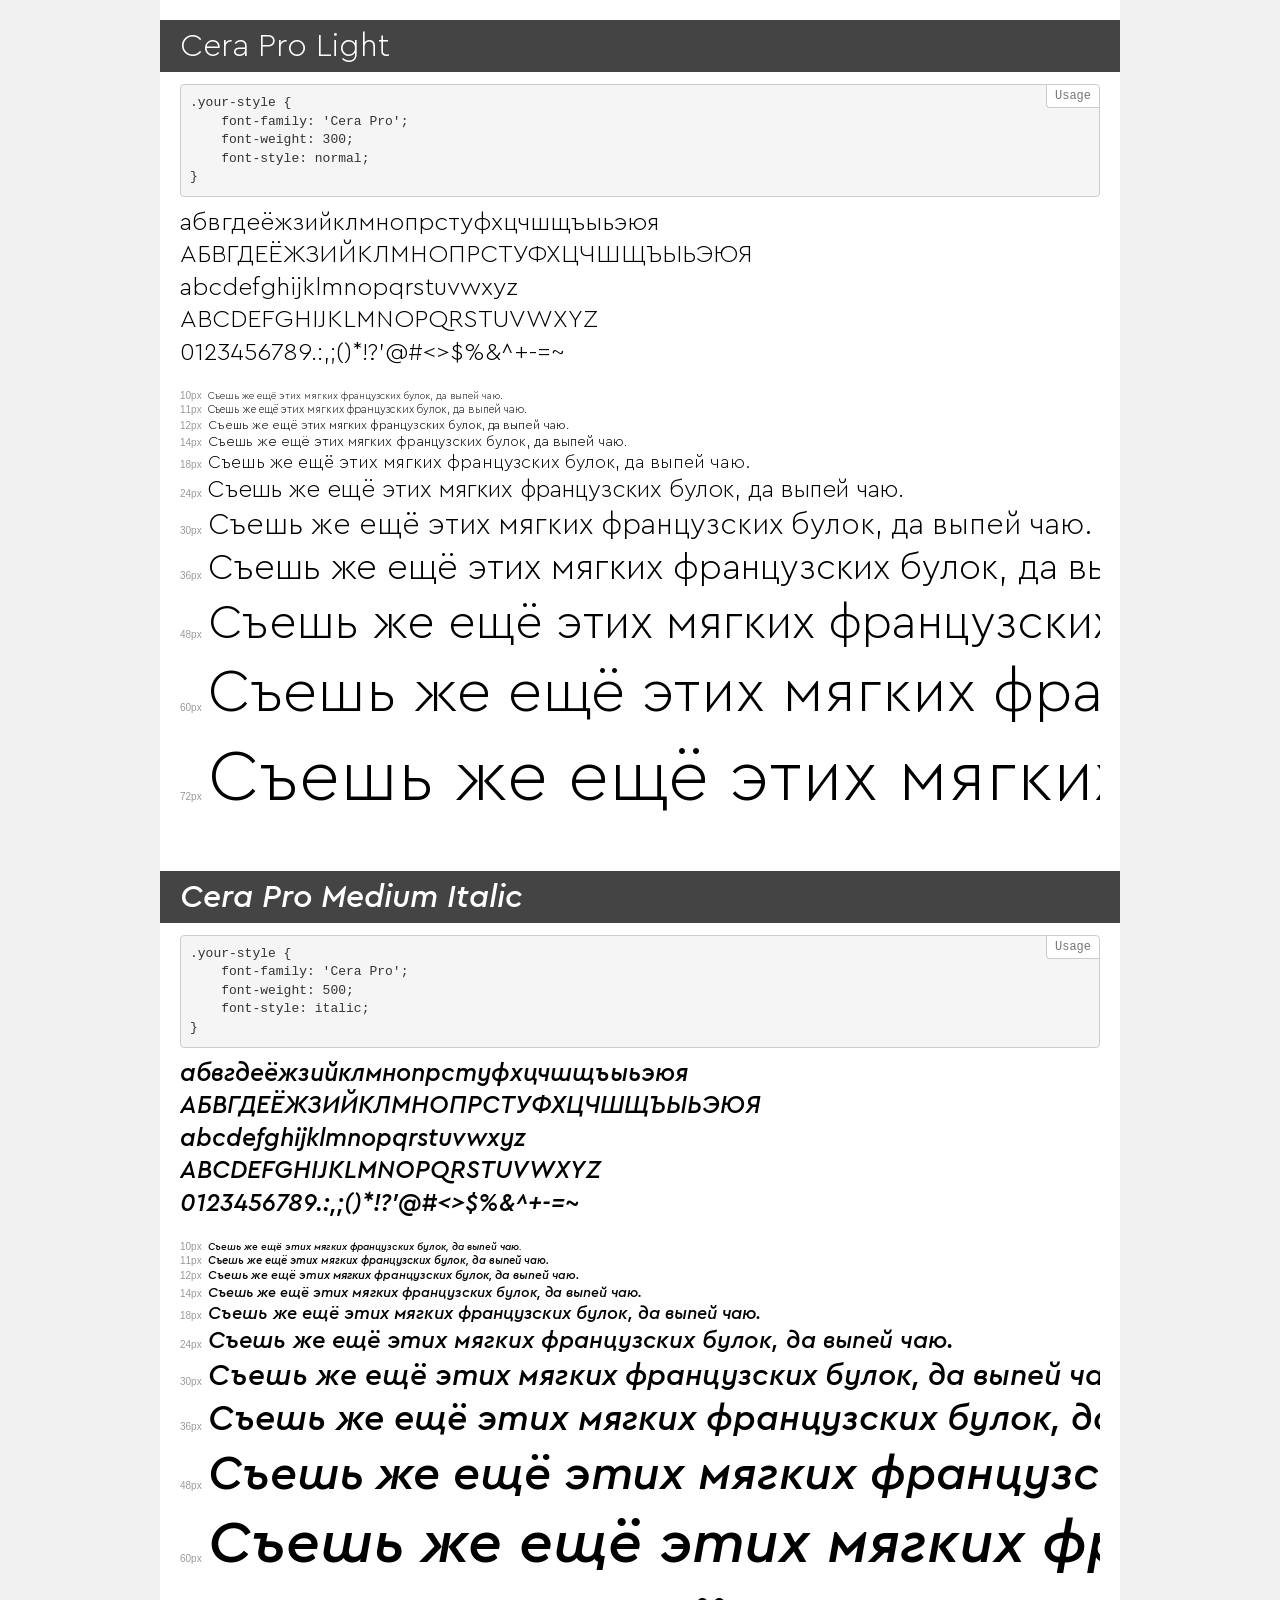
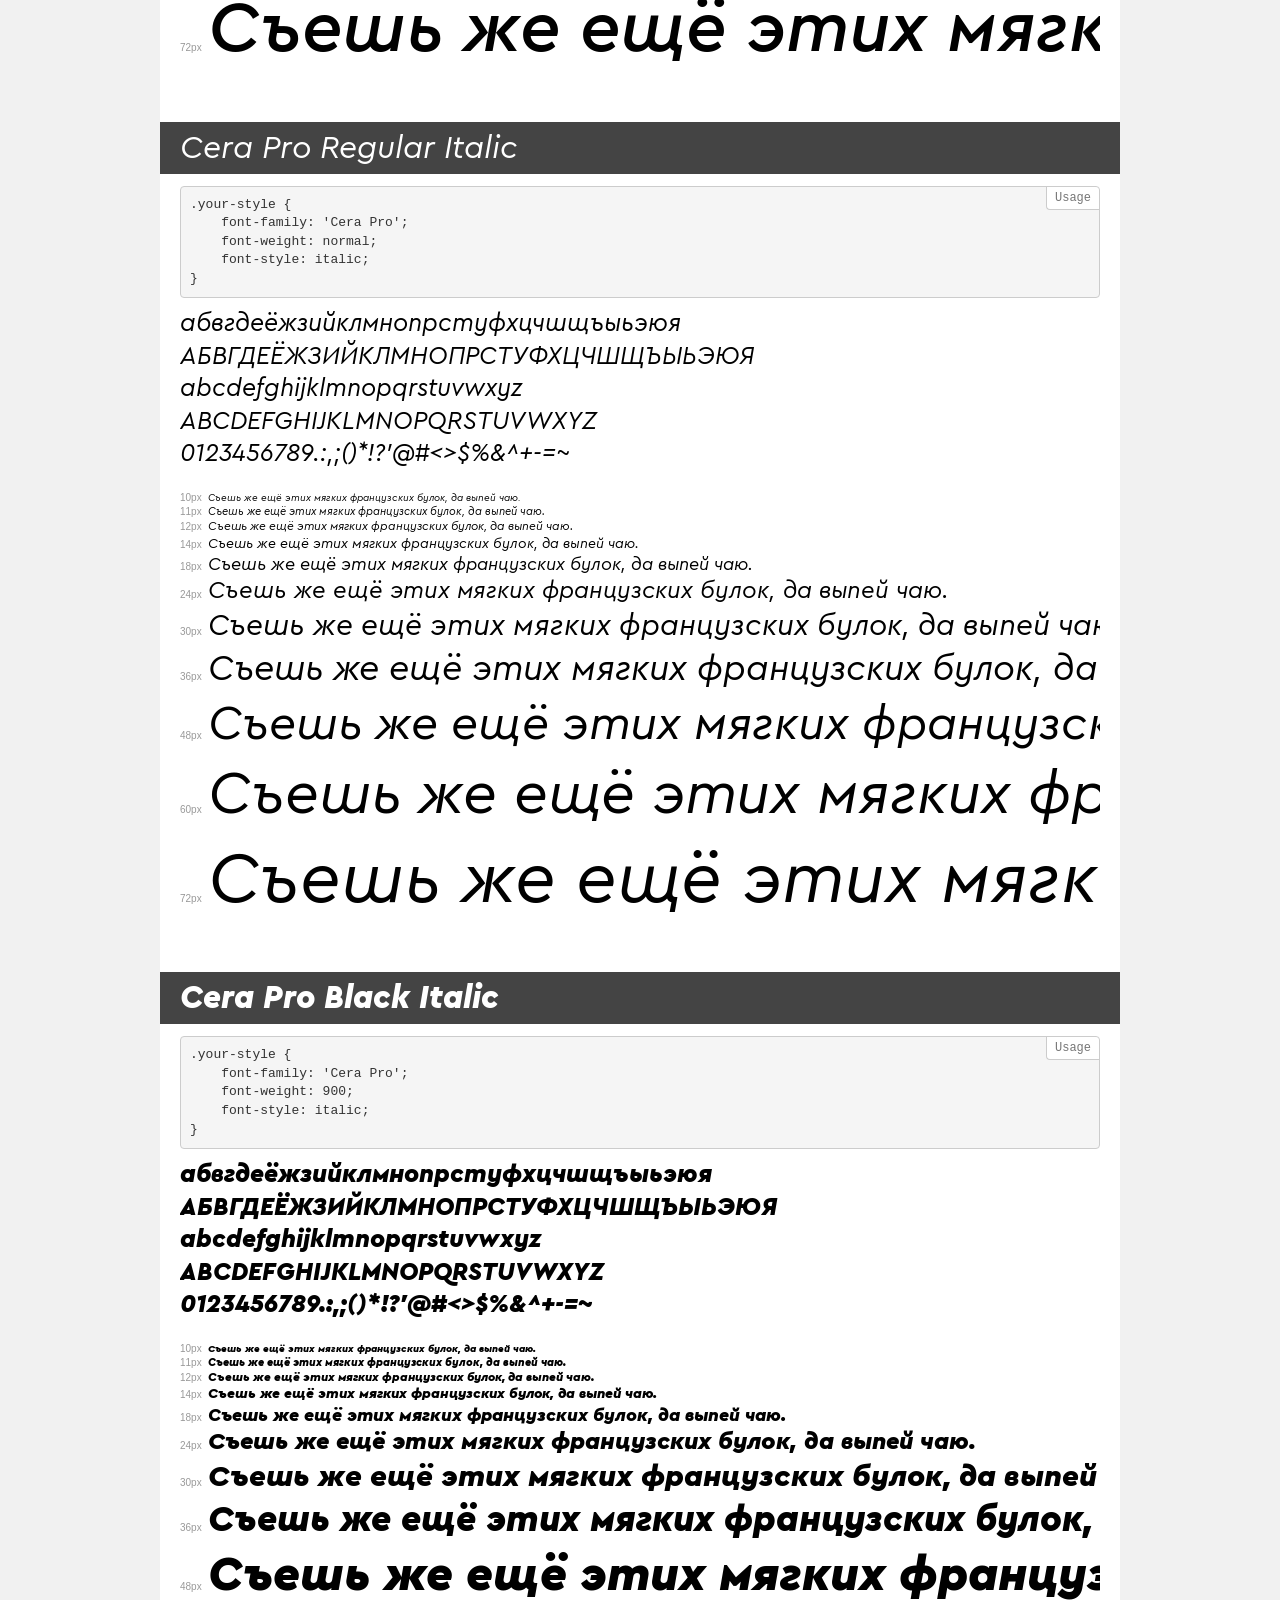
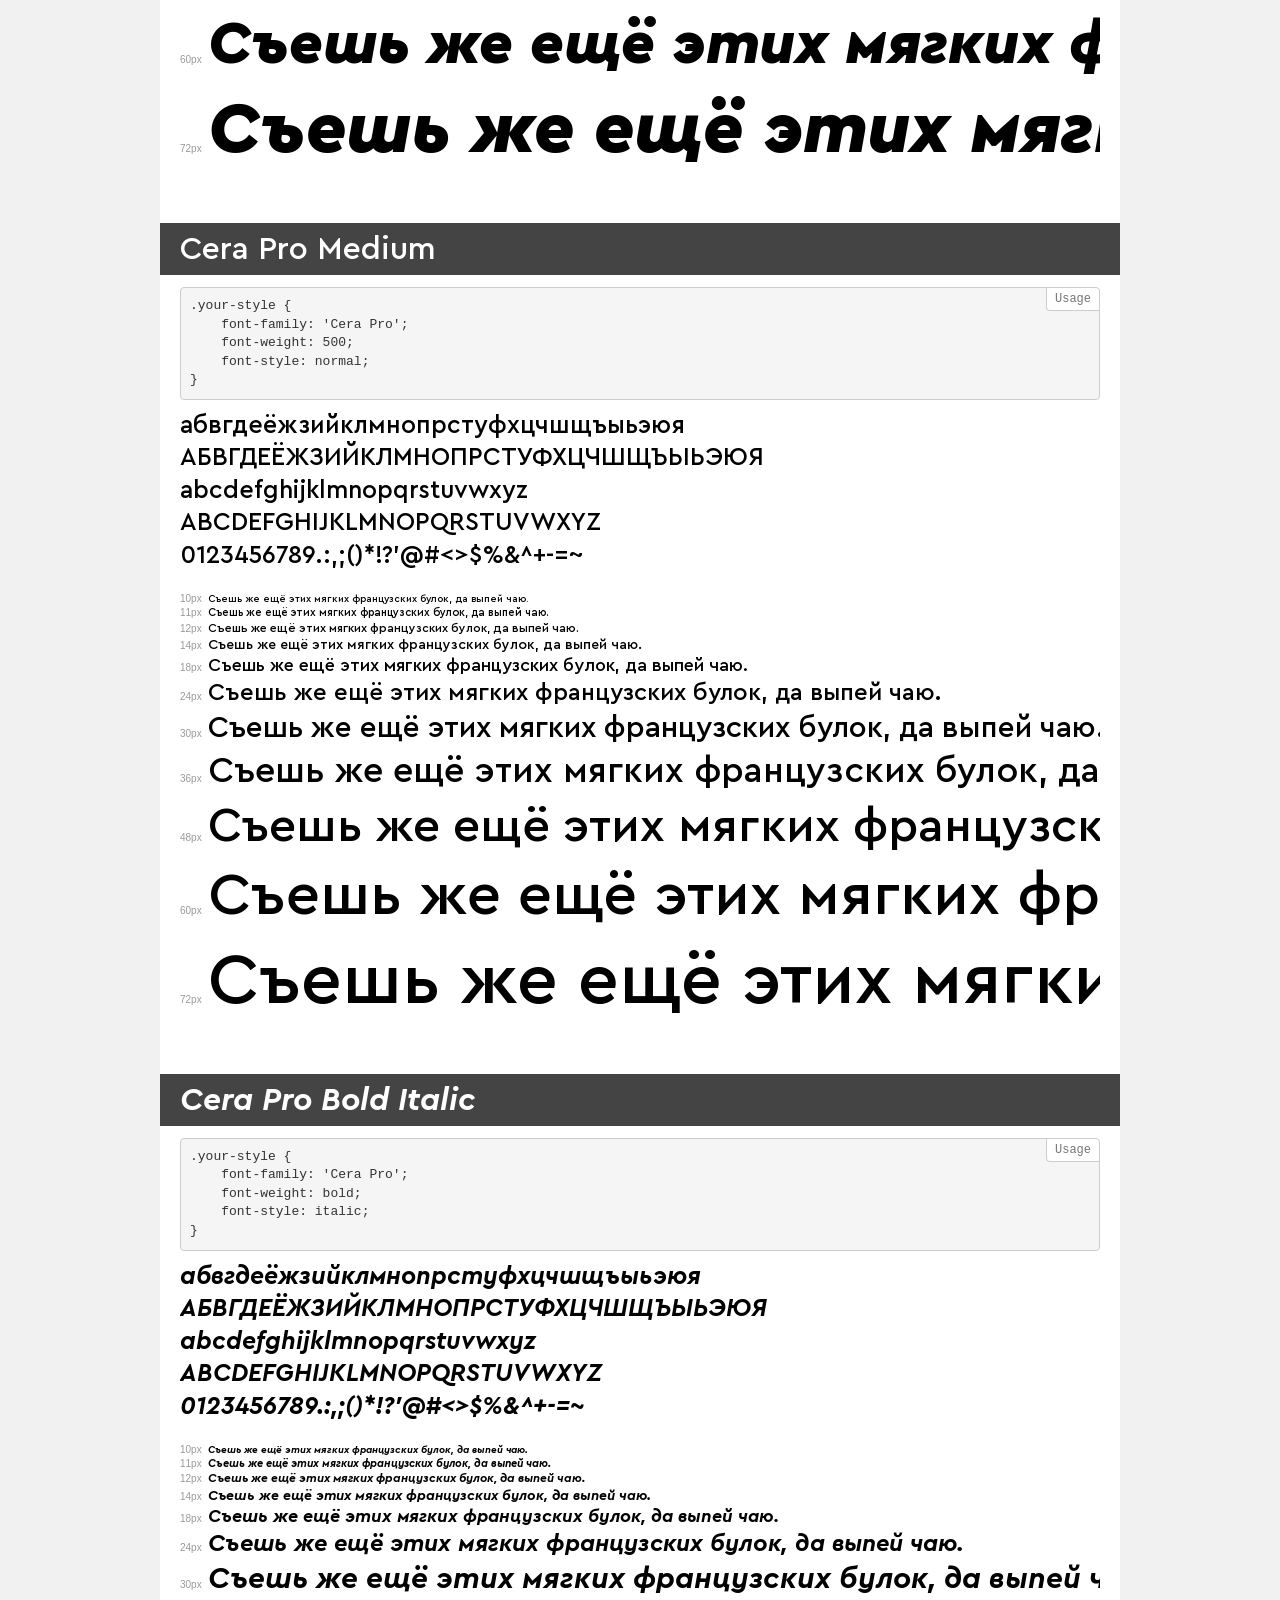
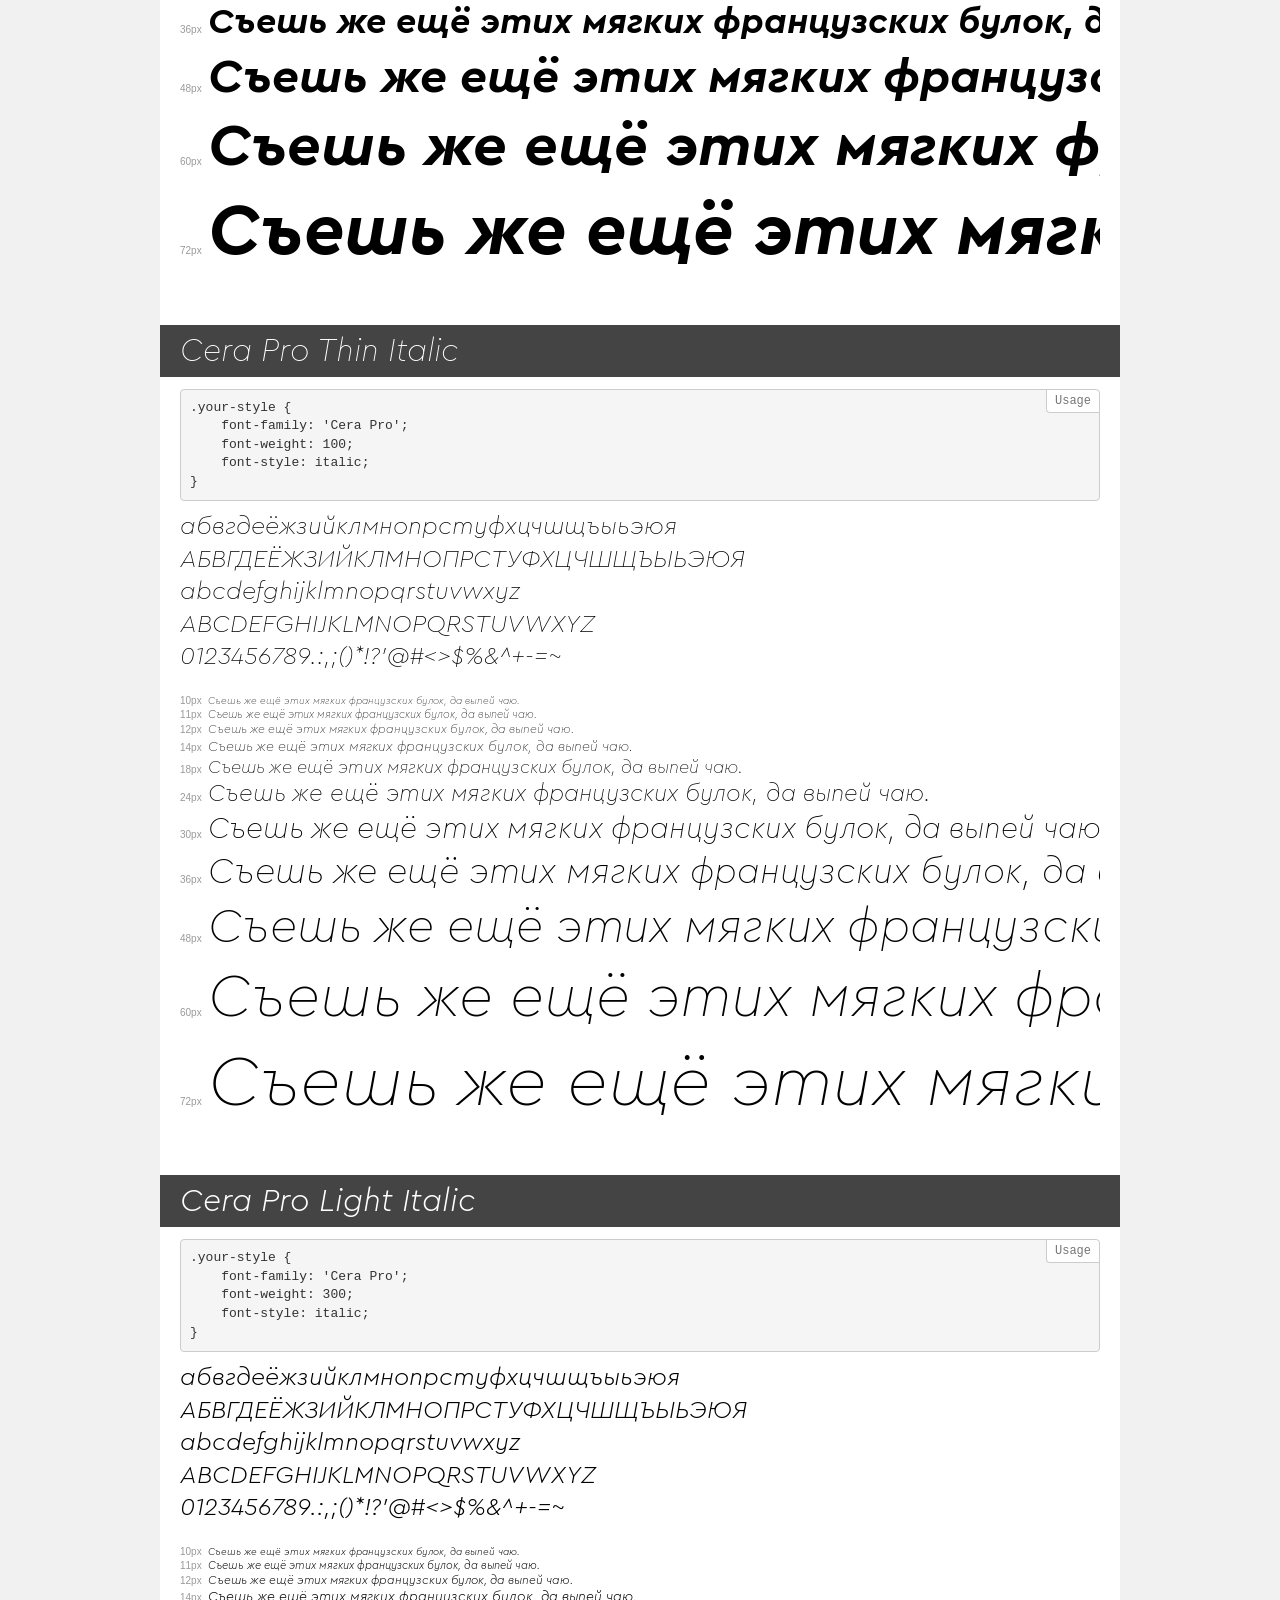
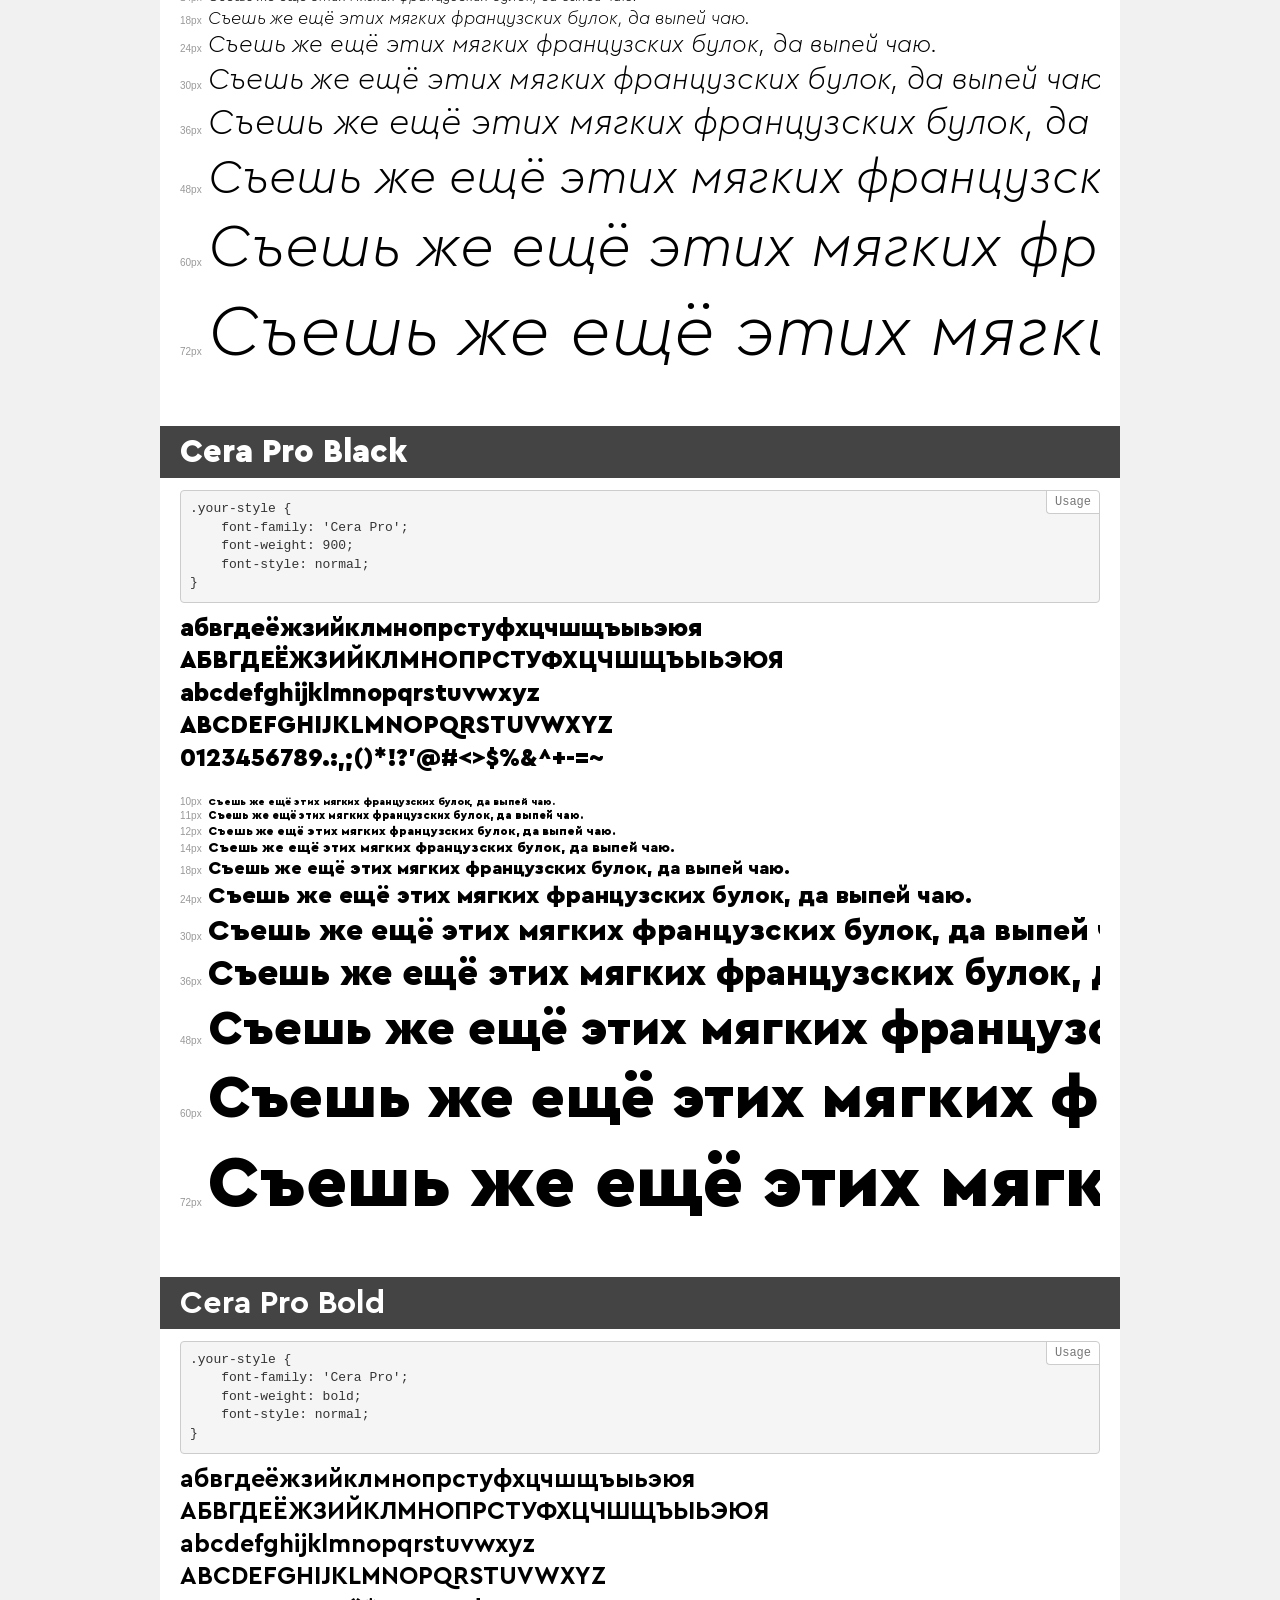
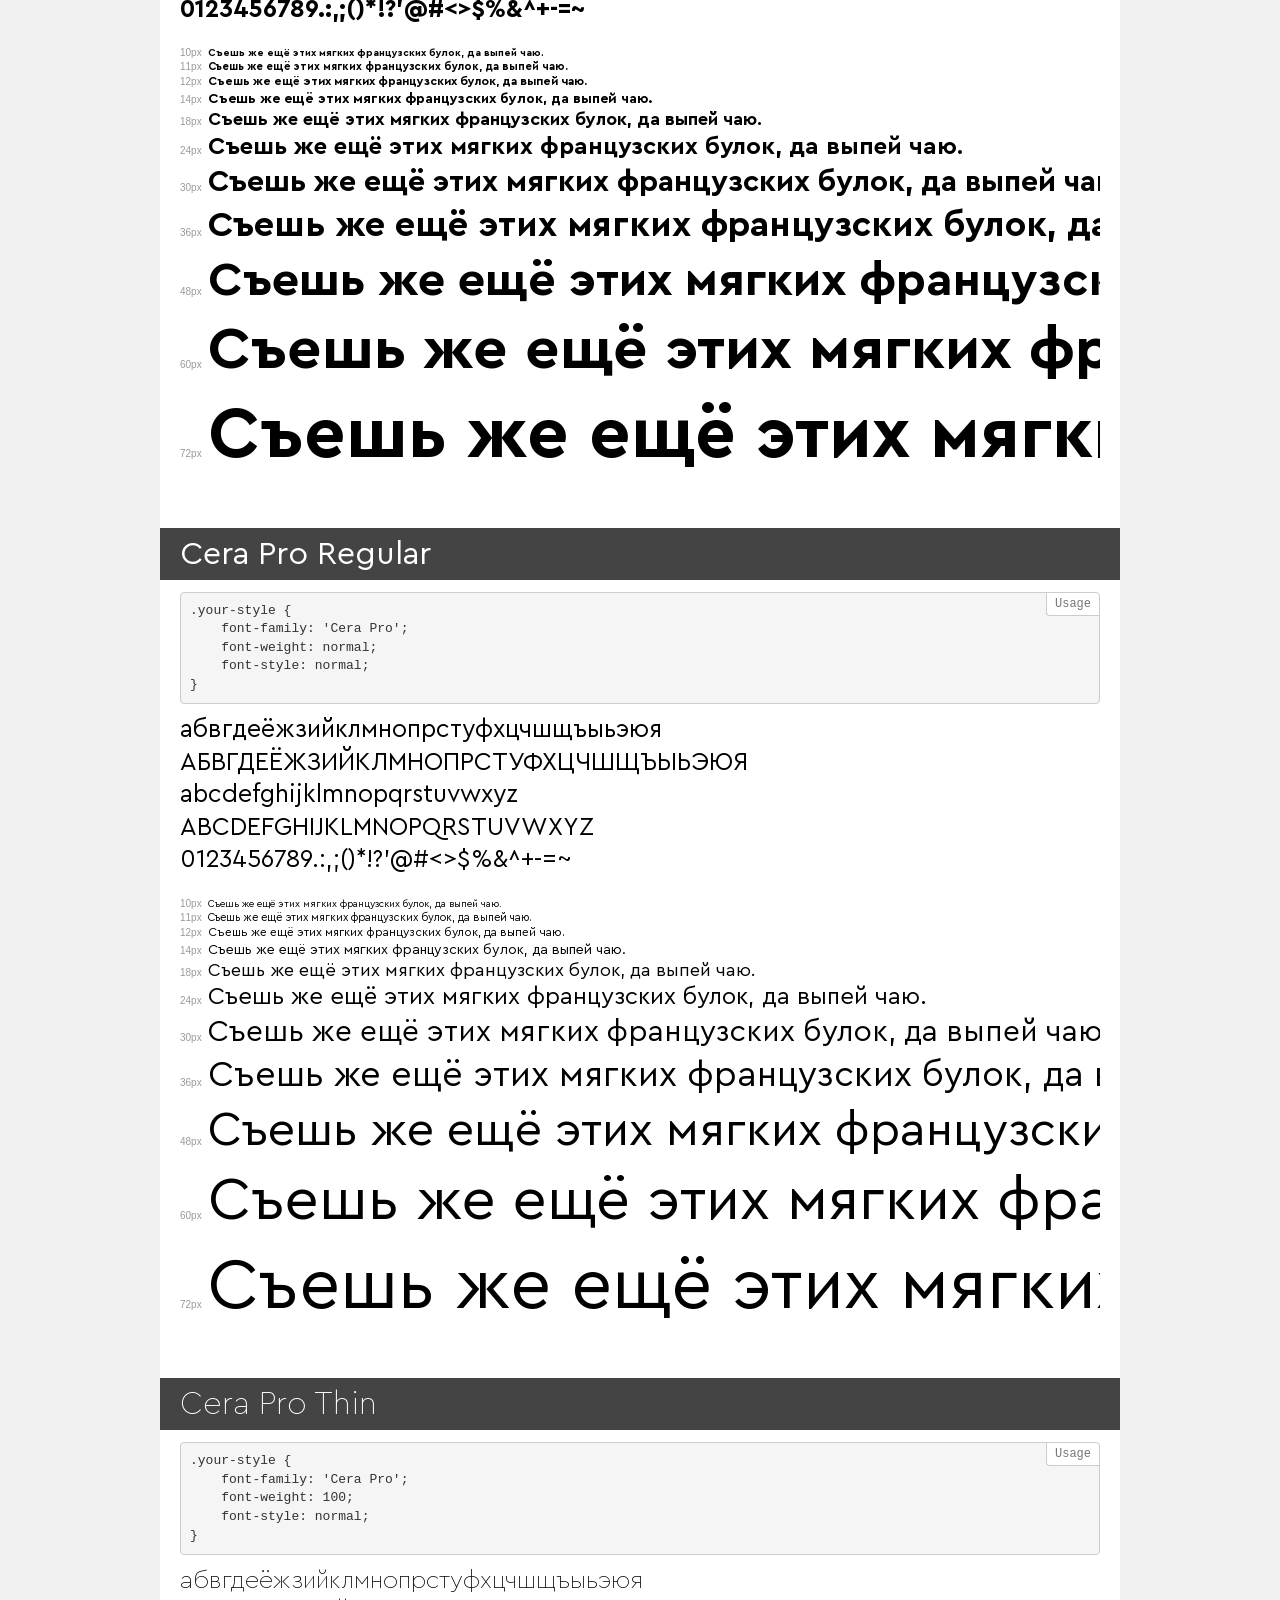
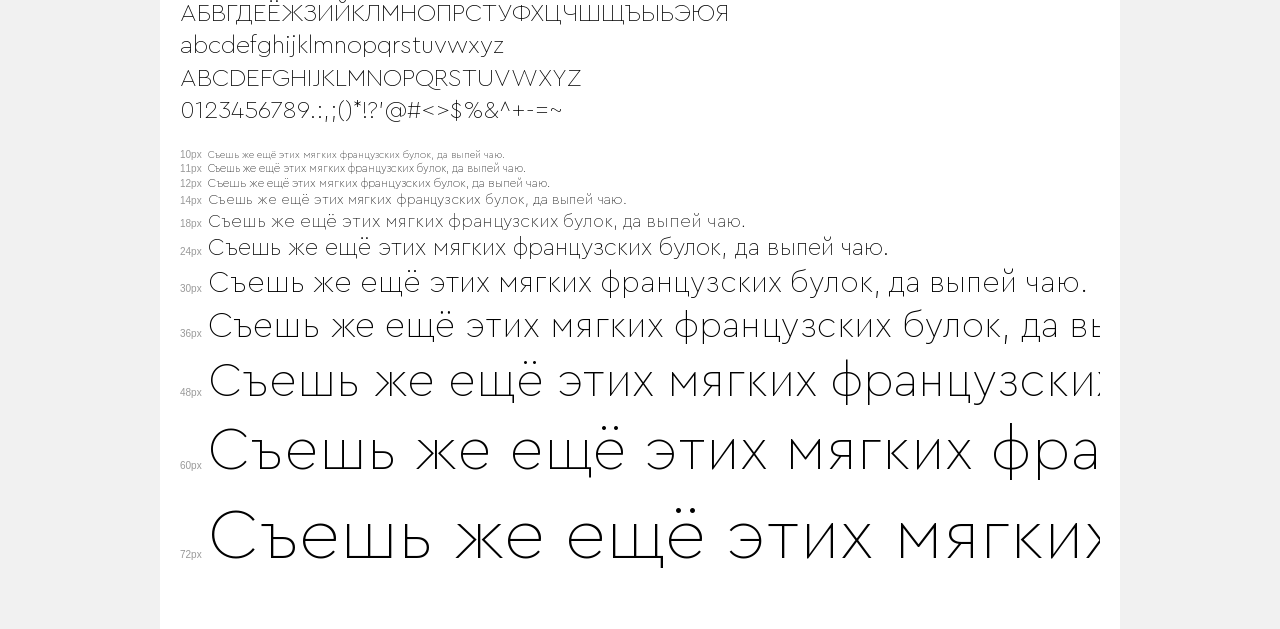
<file: font/demo.html>
<!DOCTYPE html>
<html>
<head>
    <meta charset="utf-8">
    <meta http-equiv="X-UA-Compatible" content="IE=edge">
    <meta name="viewport" content="width=device-width, initial-scale=1">
    <meta name="robots" content="noindex, noarchive">
    <meta name="format-detection" content="telephone=no">
    <title>Transfonter demo</title>
    <link href="stylesheet.css" rel="stylesheet">
    <style>
        /*
        http://meyerweb.com/eric/tools/css/reset/
        v2.0 | 20110126
        License: none (public domain)
        */
        html, body, div, span, applet, object, iframe,
        h1, h2, h3, h4, h5, h6, p, blockquote, pre,
        a, abbr, acronym, address, big, cite, code,
        del, dfn, em, img, ins, kbd, q, s, samp,
        small, strike, strong, sub, sup, tt, var,
        b, u, i, center,
        dl, dt, dd, ol, ul, li,
        fieldset, form, label, legend,
        table, caption, tbody, tfoot, thead, tr, th, td,
        article, aside, canvas, details, embed,
        figure, figcaption, footer, header, hgroup,
        menu, nav, output, ruby, section, summary,
        time, mark, audio, video {
            margin: 0;
            padding: 0;
            border: 0;
            font-size: 100%;
            font: inherit;
            vertical-align: baseline;
        }
        /* HTML5 display-role reset for older browsers */
        article, aside, details, figcaption, figure,
        footer, header, hgroup, menu, nav, section {
            display: block;
        }
        body {
            line-height: 1;
        }
        ol, ul {
            list-style: none;
        }
        blockquote, q {
            quotes: none;
        }
        blockquote:before, blockquote:after,
        q:before, q:after {
            content: '';
            content: none;
        }
        table {
            border-collapse: collapse;
            border-spacing: 0;
        }
        /* common styles */
        body {
            background: #f1f1f1;
            color: #000;
        }
        .page {
            background: #fff;
            width: 920px;
            margin: 0 auto;
            padding: 20px 20px 0 20px;
            overflow: hidden;
        }
        .font-container {
            overflow-x: auto;
            overflow-y: hidden;
            margin-bottom: 40px;
            line-height: 1.3;
            white-space: nowrap;
            padding-bottom: 5px;
        }
        h1 {
            position: relative;
            background: #444;
            font-size: 32px;
            color: #fff;
            padding: 10px 20px;
            margin: 0 -20px 12px -20px;
        }
        .letters {
            font-size: 25px;
            margin-bottom: 20px;
        }
        .s10:before {
            content: '10px';
        }
        .s11:before {
            content: '11px';
        }
        .s12:before {
            content: '12px';
        }
        .s14:before {
            content: '14px';
        }
        .s18:before {
            content: '18px';
        }
        .s24:before {
            content: '24px';
        }
        .s30:before {
            content: '30px';
        }
        .s36:before {
            content: '36px';
        }
        .s48:before {
            content: '48px';
        }
        .s60:before {
            content: '60px';
        }
        .s72:before {
            content: '72px';
        }
        .s10:before, .s11:before, .s12:before, .s14:before,
        .s18:before, .s24:before, .s30:before, .s36:before,
        .s48:before, .s60:before, .s72:before {
            font-family: Arial, sans-serif;
            font-size: 10px;
            font-weight: normal;
            font-style: normal;
            color: #999;
            padding-right: 6px;
        }
        pre {
            display: block;
            position: relative;
            padding: 9px;
            margin: 0 0 10px;
            font-family: Monaco, Menlo, Consolas, "Courier New", monospace !important;
            font-size: 13px;
            line-height: 1.428571429;
            color: #333;
            font-weight: normal !important;
            font-style: normal !important;
            background-color: #f5f5f5;
            border: 1px solid #ccc;
            overflow-x: auto;
            border-radius: 4px;
        }
        pre:after {
            display: block;
            position: absolute;
            right: 0;
            top: 0;
            content: 'Usage';
            line-height: 1;
            padding: 5px 8px;
            font-size: 12px;
            color: #767676;
            background-color: #fff;
            border: 1px solid #ccc;
            border-right: none;
            border-top: none;
            border-radius: 0 4px 0 4px;
            z-index: 10;
        }
        /* responsive */
        @media (max-width: 959px) {
            .page {
                width: auto;
                margin: 0;
            }
        }
    </style>
</head>
<body>
<div class="page">
    <div class="demo" style="font-family: 'Cera Pro'; font-weight: 300; font-style: normal;">
        <h1>Cera Pro Light</h1>
        <pre>.your-style {
    font-family: 'Cera Pro';
    font-weight: 300;
    font-style: normal;
}</pre>
        <div class="font-container">
            <p class="letters">
                абвгдеёжзийклмнопрстуфхцчшщъыьэюя<br>
АБВГДЕЁЖЗИЙКЛМНОПРСТУФХЦЧШЩЪЫЬЭЮЯ<br>
abcdefghijklmnopqrstuvwxyz<br>
ABCDEFGHIJKLMNOPQRSTUVWXYZ<br>
                0123456789.:,;()*!?'@#<>$%&^+-=~
            </p>
            <p class="s10" style="font-size: 10px;">Съешь же ещё этих мягких французских булок, да выпей чаю.</p>
            <p class="s11" style="font-size: 11px;">Съешь же ещё этих мягких французских булок, да выпей чаю.</p>
            <p class="s12" style="font-size: 12px;">Съешь же ещё этих мягких французских булок, да выпей чаю.</p>
            <p class="s14" style="font-size: 14px;">Съешь же ещё этих мягких французских булок, да выпей чаю.</p>
            <p class="s18" style="font-size: 18px;">Съешь же ещё этих мягких французских булок, да выпей чаю.</p>
            <p class="s24" style="font-size: 24px;">Съешь же ещё этих мягких французских булок, да выпей чаю.</p>
            <p class="s30" style="font-size: 30px;">Съешь же ещё этих мягких французских булок, да выпей чаю.</p>
            <p class="s36" style="font-size: 36px;">Съешь же ещё этих мягких французских булок, да выпей чаю.</p>
            <p class="s48" style="font-size: 48px;">Съешь же ещё этих мягких французских булок, да выпей чаю.</p>
            <p class="s60" style="font-size: 60px;">Съешь же ещё этих мягких французских булок, да выпей чаю.</p>
            <p class="s72" style="font-size: 72px;">Съешь же ещё этих мягких французских булок, да выпей чаю.</p>
        </div>
    </div>
    <div class="demo" style="font-family: 'Cera Pro'; font-weight: 500; font-style: italic;">
        <h1>Cera Pro Medium Italic</h1>
        <pre>.your-style {
    font-family: 'Cera Pro';
    font-weight: 500;
    font-style: italic;
}</pre>
        <div class="font-container">
            <p class="letters">
                абвгдеёжзийклмнопрстуфхцчшщъыьэюя<br>
АБВГДЕЁЖЗИЙКЛМНОПРСТУФХЦЧШЩЪЫЬЭЮЯ<br>
abcdefghijklmnopqrstuvwxyz<br>
ABCDEFGHIJKLMNOPQRSTUVWXYZ<br>
                0123456789.:,;()*!?'@#<>$%&^+-=~
            </p>
            <p class="s10" style="font-size: 10px;">Съешь же ещё этих мягких французских булок, да выпей чаю.</p>
            <p class="s11" style="font-size: 11px;">Съешь же ещё этих мягких французских булок, да выпей чаю.</p>
            <p class="s12" style="font-size: 12px;">Съешь же ещё этих мягких французских булок, да выпей чаю.</p>
            <p class="s14" style="font-size: 14px;">Съешь же ещё этих мягких французских булок, да выпей чаю.</p>
            <p class="s18" style="font-size: 18px;">Съешь же ещё этих мягких французских булок, да выпей чаю.</p>
            <p class="s24" style="font-size: 24px;">Съешь же ещё этих мягких французских булок, да выпей чаю.</p>
            <p class="s30" style="font-size: 30px;">Съешь же ещё этих мягких французских булок, да выпей чаю.</p>
            <p class="s36" style="font-size: 36px;">Съешь же ещё этих мягких французских булок, да выпей чаю.</p>
            <p class="s48" style="font-size: 48px;">Съешь же ещё этих мягких французских булок, да выпей чаю.</p>
            <p class="s60" style="font-size: 60px;">Съешь же ещё этих мягких французских булок, да выпей чаю.</p>
            <p class="s72" style="font-size: 72px;">Съешь же ещё этих мягких французских булок, да выпей чаю.</p>
        </div>
    </div>
    <div class="demo" style="font-family: 'Cera Pro'; font-weight: normal; font-style: italic;">
        <h1>Cera Pro Regular Italic</h1>
        <pre>.your-style {
    font-family: 'Cera Pro';
    font-weight: normal;
    font-style: italic;
}</pre>
        <div class="font-container">
            <p class="letters">
                абвгдеёжзийклмнопрстуфхцчшщъыьэюя<br>
АБВГДЕЁЖЗИЙКЛМНОПРСТУФХЦЧШЩЪЫЬЭЮЯ<br>
abcdefghijklmnopqrstuvwxyz<br>
ABCDEFGHIJKLMNOPQRSTUVWXYZ<br>
                0123456789.:,;()*!?'@#<>$%&^+-=~
            </p>
            <p class="s10" style="font-size: 10px;">Съешь же ещё этих мягких французских булок, да выпей чаю.</p>
            <p class="s11" style="font-size: 11px;">Съешь же ещё этих мягких французских булок, да выпей чаю.</p>
            <p class="s12" style="font-size: 12px;">Съешь же ещё этих мягких французских булок, да выпей чаю.</p>
            <p class="s14" style="font-size: 14px;">Съешь же ещё этих мягких французских булок, да выпей чаю.</p>
            <p class="s18" style="font-size: 18px;">Съешь же ещё этих мягких французских булок, да выпей чаю.</p>
            <p class="s24" style="font-size: 24px;">Съешь же ещё этих мягких французских булок, да выпей чаю.</p>
            <p class="s30" style="font-size: 30px;">Съешь же ещё этих мягких французских булок, да выпей чаю.</p>
            <p class="s36" style="font-size: 36px;">Съешь же ещё этих мягких французских булок, да выпей чаю.</p>
            <p class="s48" style="font-size: 48px;">Съешь же ещё этих мягких французских булок, да выпей чаю.</p>
            <p class="s60" style="font-size: 60px;">Съешь же ещё этих мягких французских булок, да выпей чаю.</p>
            <p class="s72" style="font-size: 72px;">Съешь же ещё этих мягких французских булок, да выпей чаю.</p>
        </div>
    </div>
    <div class="demo" style="font-family: 'Cera Pro'; font-weight: 900; font-style: italic;">
        <h1>Cera Pro Black Italic</h1>
        <pre>.your-style {
    font-family: 'Cera Pro';
    font-weight: 900;
    font-style: italic;
}</pre>
        <div class="font-container">
            <p class="letters">
                абвгдеёжзийклмнопрстуфхцчшщъыьэюя<br>
АБВГДЕЁЖЗИЙКЛМНОПРСТУФХЦЧШЩЪЫЬЭЮЯ<br>
abcdefghijklmnopqrstuvwxyz<br>
ABCDEFGHIJKLMNOPQRSTUVWXYZ<br>
                0123456789.:,;()*!?'@#<>$%&^+-=~
            </p>
            <p class="s10" style="font-size: 10px;">Съешь же ещё этих мягких французских булок, да выпей чаю.</p>
            <p class="s11" style="font-size: 11px;">Съешь же ещё этих мягких французских булок, да выпей чаю.</p>
            <p class="s12" style="font-size: 12px;">Съешь же ещё этих мягких французских булок, да выпей чаю.</p>
            <p class="s14" style="font-size: 14px;">Съешь же ещё этих мягких французских булок, да выпей чаю.</p>
            <p class="s18" style="font-size: 18px;">Съешь же ещё этих мягких французских булок, да выпей чаю.</p>
            <p class="s24" style="font-size: 24px;">Съешь же ещё этих мягких французских булок, да выпей чаю.</p>
            <p class="s30" style="font-size: 30px;">Съешь же ещё этих мягких французских булок, да выпей чаю.</p>
            <p class="s36" style="font-size: 36px;">Съешь же ещё этих мягких французских булок, да выпей чаю.</p>
            <p class="s48" style="font-size: 48px;">Съешь же ещё этих мягких французских булок, да выпей чаю.</p>
            <p class="s60" style="font-size: 60px;">Съешь же ещё этих мягких французских булок, да выпей чаю.</p>
            <p class="s72" style="font-size: 72px;">Съешь же ещё этих мягких французских булок, да выпей чаю.</p>
        </div>
    </div>
    <div class="demo" style="font-family: 'Cera Pro'; font-weight: 500; font-style: normal;">
        <h1>Cera Pro Medium</h1>
        <pre>.your-style {
    font-family: 'Cera Pro';
    font-weight: 500;
    font-style: normal;
}</pre>
        <div class="font-container">
            <p class="letters">
                абвгдеёжзийклмнопрстуфхцчшщъыьэюя<br>
АБВГДЕЁЖЗИЙКЛМНОПРСТУФХЦЧШЩЪЫЬЭЮЯ<br>
abcdefghijklmnopqrstuvwxyz<br>
ABCDEFGHIJKLMNOPQRSTUVWXYZ<br>
                0123456789.:,;()*!?'@#<>$%&^+-=~
            </p>
            <p class="s10" style="font-size: 10px;">Съешь же ещё этих мягких французских булок, да выпей чаю.</p>
            <p class="s11" style="font-size: 11px;">Съешь же ещё этих мягких французских булок, да выпей чаю.</p>
            <p class="s12" style="font-size: 12px;">Съешь же ещё этих мягких французских булок, да выпей чаю.</p>
            <p class="s14" style="font-size: 14px;">Съешь же ещё этих мягких французских булок, да выпей чаю.</p>
            <p class="s18" style="font-size: 18px;">Съешь же ещё этих мягких французских булок, да выпей чаю.</p>
            <p class="s24" style="font-size: 24px;">Съешь же ещё этих мягких французских булок, да выпей чаю.</p>
            <p class="s30" style="font-size: 30px;">Съешь же ещё этих мягких французских булок, да выпей чаю.</p>
            <p class="s36" style="font-size: 36px;">Съешь же ещё этих мягких французских булок, да выпей чаю.</p>
            <p class="s48" style="font-size: 48px;">Съешь же ещё этих мягких французских булок, да выпей чаю.</p>
            <p class="s60" style="font-size: 60px;">Съешь же ещё этих мягких французских булок, да выпей чаю.</p>
            <p class="s72" style="font-size: 72px;">Съешь же ещё этих мягких французских булок, да выпей чаю.</p>
        </div>
    </div>
    <div class="demo" style="font-family: 'Cera Pro'; font-weight: bold; font-style: italic;">
        <h1>Cera Pro Bold Italic</h1>
        <pre>.your-style {
    font-family: 'Cera Pro';
    font-weight: bold;
    font-style: italic;
}</pre>
        <div class="font-container">
            <p class="letters">
                абвгдеёжзийклмнопрстуфхцчшщъыьэюя<br>
АБВГДЕЁЖЗИЙКЛМНОПРСТУФХЦЧШЩЪЫЬЭЮЯ<br>
abcdefghijklmnopqrstuvwxyz<br>
ABCDEFGHIJKLMNOPQRSTUVWXYZ<br>
                0123456789.:,;()*!?'@#<>$%&^+-=~
            </p>
            <p class="s10" style="font-size: 10px;">Съешь же ещё этих мягких французских булок, да выпей чаю.</p>
            <p class="s11" style="font-size: 11px;">Съешь же ещё этих мягких французских булок, да выпей чаю.</p>
            <p class="s12" style="font-size: 12px;">Съешь же ещё этих мягких французских булок, да выпей чаю.</p>
            <p class="s14" style="font-size: 14px;">Съешь же ещё этих мягких французских булок, да выпей чаю.</p>
            <p class="s18" style="font-size: 18px;">Съешь же ещё этих мягких французских булок, да выпей чаю.</p>
            <p class="s24" style="font-size: 24px;">Съешь же ещё этих мягких французских булок, да выпей чаю.</p>
            <p class="s30" style="font-size: 30px;">Съешь же ещё этих мягких французских булок, да выпей чаю.</p>
            <p class="s36" style="font-size: 36px;">Съешь же ещё этих мягких французских булок, да выпей чаю.</p>
            <p class="s48" style="font-size: 48px;">Съешь же ещё этих мягких французских булок, да выпей чаю.</p>
            <p class="s60" style="font-size: 60px;">Съешь же ещё этих мягких французских булок, да выпей чаю.</p>
            <p class="s72" style="font-size: 72px;">Съешь же ещё этих мягких французских булок, да выпей чаю.</p>
        </div>
    </div>
    <div class="demo" style="font-family: 'Cera Pro'; font-weight: 100; font-style: italic;">
        <h1>Cera Pro Thin Italic</h1>
        <pre>.your-style {
    font-family: 'Cera Pro';
    font-weight: 100;
    font-style: italic;
}</pre>
        <div class="font-container">
            <p class="letters">
                абвгдеёжзийклмнопрстуфхцчшщъыьэюя<br>
АБВГДЕЁЖЗИЙКЛМНОПРСТУФХЦЧШЩЪЫЬЭЮЯ<br>
abcdefghijklmnopqrstuvwxyz<br>
ABCDEFGHIJKLMNOPQRSTUVWXYZ<br>
                0123456789.:,;()*!?'@#<>$%&^+-=~
            </p>
            <p class="s10" style="font-size: 10px;">Съешь же ещё этих мягких французских булок, да выпей чаю.</p>
            <p class="s11" style="font-size: 11px;">Съешь же ещё этих мягких французских булок, да выпей чаю.</p>
            <p class="s12" style="font-size: 12px;">Съешь же ещё этих мягких французских булок, да выпей чаю.</p>
            <p class="s14" style="font-size: 14px;">Съешь же ещё этих мягких французских булок, да выпей чаю.</p>
            <p class="s18" style="font-size: 18px;">Съешь же ещё этих мягких французских булок, да выпей чаю.</p>
            <p class="s24" style="font-size: 24px;">Съешь же ещё этих мягких французских булок, да выпей чаю.</p>
            <p class="s30" style="font-size: 30px;">Съешь же ещё этих мягких французских булок, да выпей чаю.</p>
            <p class="s36" style="font-size: 36px;">Съешь же ещё этих мягких французских булок, да выпей чаю.</p>
            <p class="s48" style="font-size: 48px;">Съешь же ещё этих мягких французских булок, да выпей чаю.</p>
            <p class="s60" style="font-size: 60px;">Съешь же ещё этих мягких французских булок, да выпей чаю.</p>
            <p class="s72" style="font-size: 72px;">Съешь же ещё этих мягких французских булок, да выпей чаю.</p>
        </div>
    </div>
    <div class="demo" style="font-family: 'Cera Pro'; font-weight: 300; font-style: italic;">
        <h1>Cera Pro Light Italic</h1>
        <pre>.your-style {
    font-family: 'Cera Pro';
    font-weight: 300;
    font-style: italic;
}</pre>
        <div class="font-container">
            <p class="letters">
                абвгдеёжзийклмнопрстуфхцчшщъыьэюя<br>
АБВГДЕЁЖЗИЙКЛМНОПРСТУФХЦЧШЩЪЫЬЭЮЯ<br>
abcdefghijklmnopqrstuvwxyz<br>
ABCDEFGHIJKLMNOPQRSTUVWXYZ<br>
                0123456789.:,;()*!?'@#<>$%&^+-=~
            </p>
            <p class="s10" style="font-size: 10px;">Съешь же ещё этих мягких французских булок, да выпей чаю.</p>
            <p class="s11" style="font-size: 11px;">Съешь же ещё этих мягких французских булок, да выпей чаю.</p>
            <p class="s12" style="font-size: 12px;">Съешь же ещё этих мягких французских булок, да выпей чаю.</p>
            <p class="s14" style="font-size: 14px;">Съешь же ещё этих мягких французских булок, да выпей чаю.</p>
            <p class="s18" style="font-size: 18px;">Съешь же ещё этих мягких французских булок, да выпей чаю.</p>
            <p class="s24" style="font-size: 24px;">Съешь же ещё этих мягких французских булок, да выпей чаю.</p>
            <p class="s30" style="font-size: 30px;">Съешь же ещё этих мягких французских булок, да выпей чаю.</p>
            <p class="s36" style="font-size: 36px;">Съешь же ещё этих мягких французских булок, да выпей чаю.</p>
            <p class="s48" style="font-size: 48px;">Съешь же ещё этих мягких французских булок, да выпей чаю.</p>
            <p class="s60" style="font-size: 60px;">Съешь же ещё этих мягких французских булок, да выпей чаю.</p>
            <p class="s72" style="font-size: 72px;">Съешь же ещё этих мягких французских булок, да выпей чаю.</p>
        </div>
    </div>
    <div class="demo" style="font-family: 'Cera Pro'; font-weight: 900; font-style: normal;">
        <h1>Cera Pro Black</h1>
        <pre>.your-style {
    font-family: 'Cera Pro';
    font-weight: 900;
    font-style: normal;
}</pre>
        <div class="font-container">
            <p class="letters">
                абвгдеёжзийклмнопрстуфхцчшщъыьэюя<br>
АБВГДЕЁЖЗИЙКЛМНОПРСТУФХЦЧШЩЪЫЬЭЮЯ<br>
abcdefghijklmnopqrstuvwxyz<br>
ABCDEFGHIJKLMNOPQRSTUVWXYZ<br>
                0123456789.:,;()*!?'@#<>$%&^+-=~
            </p>
            <p class="s10" style="font-size: 10px;">Съешь же ещё этих мягких французских булок, да выпей чаю.</p>
            <p class="s11" style="font-size: 11px;">Съешь же ещё этих мягких французских булок, да выпей чаю.</p>
            <p class="s12" style="font-size: 12px;">Съешь же ещё этих мягких французских булок, да выпей чаю.</p>
            <p class="s14" style="font-size: 14px;">Съешь же ещё этих мягких французских булок, да выпей чаю.</p>
            <p class="s18" style="font-size: 18px;">Съешь же ещё этих мягких французских булок, да выпей чаю.</p>
            <p class="s24" style="font-size: 24px;">Съешь же ещё этих мягких французских булок, да выпей чаю.</p>
            <p class="s30" style="font-size: 30px;">Съешь же ещё этих мягких французских булок, да выпей чаю.</p>
            <p class="s36" style="font-size: 36px;">Съешь же ещё этих мягких французских булок, да выпей чаю.</p>
            <p class="s48" style="font-size: 48px;">Съешь же ещё этих мягких французских булок, да выпей чаю.</p>
            <p class="s60" style="font-size: 60px;">Съешь же ещё этих мягких французских булок, да выпей чаю.</p>
            <p class="s72" style="font-size: 72px;">Съешь же ещё этих мягких французских булок, да выпей чаю.</p>
        </div>
    </div>
    <div class="demo" style="font-family: 'Cera Pro'; font-weight: bold; font-style: normal;">
        <h1>Cera Pro Bold</h1>
        <pre>.your-style {
    font-family: 'Cera Pro';
    font-weight: bold;
    font-style: normal;
}</pre>
        <div class="font-container">
            <p class="letters">
                абвгдеёжзийклмнопрстуфхцчшщъыьэюя<br>
АБВГДЕЁЖЗИЙКЛМНОПРСТУФХЦЧШЩЪЫЬЭЮЯ<br>
abcdefghijklmnopqrstuvwxyz<br>
ABCDEFGHIJKLMNOPQRSTUVWXYZ<br>
                0123456789.:,;()*!?'@#<>$%&^+-=~
            </p>
            <p class="s10" style="font-size: 10px;">Съешь же ещё этих мягких французских булок, да выпей чаю.</p>
            <p class="s11" style="font-size: 11px;">Съешь же ещё этих мягких французских булок, да выпей чаю.</p>
            <p class="s12" style="font-size: 12px;">Съешь же ещё этих мягких французских булок, да выпей чаю.</p>
            <p class="s14" style="font-size: 14px;">Съешь же ещё этих мягких французских булок, да выпей чаю.</p>
            <p class="s18" style="font-size: 18px;">Съешь же ещё этих мягких французских булок, да выпей чаю.</p>
            <p class="s24" style="font-size: 24px;">Съешь же ещё этих мягких французских булок, да выпей чаю.</p>
            <p class="s30" style="font-size: 30px;">Съешь же ещё этих мягких французских булок, да выпей чаю.</p>
            <p class="s36" style="font-size: 36px;">Съешь же ещё этих мягких французских булок, да выпей чаю.</p>
            <p class="s48" style="font-size: 48px;">Съешь же ещё этих мягких французских булок, да выпей чаю.</p>
            <p class="s60" style="font-size: 60px;">Съешь же ещё этих мягких французских булок, да выпей чаю.</p>
            <p class="s72" style="font-size: 72px;">Съешь же ещё этих мягких французских булок, да выпей чаю.</p>
        </div>
    </div>
    <div class="demo" style="font-family: 'Cera Pro'; font-weight: normal; font-style: normal;">
        <h1>Cera Pro Regular</h1>
        <pre>.your-style {
    font-family: 'Cera Pro';
    font-weight: normal;
    font-style: normal;
}</pre>
        <div class="font-container">
            <p class="letters">
                абвгдеёжзийклмнопрстуфхцчшщъыьэюя<br>
АБВГДЕЁЖЗИЙКЛМНОПРСТУФХЦЧШЩЪЫЬЭЮЯ<br>
abcdefghijklmnopqrstuvwxyz<br>
ABCDEFGHIJKLMNOPQRSTUVWXYZ<br>
                0123456789.:,;()*!?'@#<>$%&^+-=~
            </p>
            <p class="s10" style="font-size: 10px;">Съешь же ещё этих мягких французских булок, да выпей чаю.</p>
            <p class="s11" style="font-size: 11px;">Съешь же ещё этих мягких французских булок, да выпей чаю.</p>
            <p class="s12" style="font-size: 12px;">Съешь же ещё этих мягких французских булок, да выпей чаю.</p>
            <p class="s14" style="font-size: 14px;">Съешь же ещё этих мягких французских булок, да выпей чаю.</p>
            <p class="s18" style="font-size: 18px;">Съешь же ещё этих мягких французских булок, да выпей чаю.</p>
            <p class="s24" style="font-size: 24px;">Съешь же ещё этих мягких французских булок, да выпей чаю.</p>
            <p class="s30" style="font-size: 30px;">Съешь же ещё этих мягких французских булок, да выпей чаю.</p>
            <p class="s36" style="font-size: 36px;">Съешь же ещё этих мягких французских булок, да выпей чаю.</p>
            <p class="s48" style="font-size: 48px;">Съешь же ещё этих мягких французских булок, да выпей чаю.</p>
            <p class="s60" style="font-size: 60px;">Съешь же ещё этих мягких французских булок, да выпей чаю.</p>
            <p class="s72" style="font-size: 72px;">Съешь же ещё этих мягких французских булок, да выпей чаю.</p>
        </div>
    </div>
    <div class="demo" style="font-family: 'Cera Pro'; font-weight: 100; font-style: normal;">
        <h1>Cera Pro Thin</h1>
        <pre>.your-style {
    font-family: 'Cera Pro';
    font-weight: 100;
    font-style: normal;
}</pre>
        <div class="font-container">
            <p class="letters">
                абвгдеёжзийклмнопрстуфхцчшщъыьэюя<br>
АБВГДЕЁЖЗИЙКЛМНОПРСТУФХЦЧШЩЪЫЬЭЮЯ<br>
abcdefghijklmnopqrstuvwxyz<br>
ABCDEFGHIJKLMNOPQRSTUVWXYZ<br>
                0123456789.:,;()*!?'@#<>$%&^+-=~
            </p>
            <p class="s10" style="font-size: 10px;">Съешь же ещё этих мягких французских булок, да выпей чаю.</p>
            <p class="s11" style="font-size: 11px;">Съешь же ещё этих мягких французских булок, да выпей чаю.</p>
            <p class="s12" style="font-size: 12px;">Съешь же ещё этих мягких французских булок, да выпей чаю.</p>
            <p class="s14" style="font-size: 14px;">Съешь же ещё этих мягких французских булок, да выпей чаю.</p>
            <p class="s18" style="font-size: 18px;">Съешь же ещё этих мягких французских булок, да выпей чаю.</p>
            <p class="s24" style="font-size: 24px;">Съешь же ещё этих мягких французских булок, да выпей чаю.</p>
            <p class="s30" style="font-size: 30px;">Съешь же ещё этих мягких французских булок, да выпей чаю.</p>
            <p class="s36" style="font-size: 36px;">Съешь же ещё этих мягких французских булок, да выпей чаю.</p>
            <p class="s48" style="font-size: 48px;">Съешь же ещё этих мягких французских булок, да выпей чаю.</p>
            <p class="s60" style="font-size: 60px;">Съешь же ещё этих мягких французских булок, да выпей чаю.</p>
            <p class="s72" style="font-size: 72px;">Съешь же ещё этих мягких французских булок, да выпей чаю.</p>
        </div>
    </div>
</div>
</body>
</html>
</file>
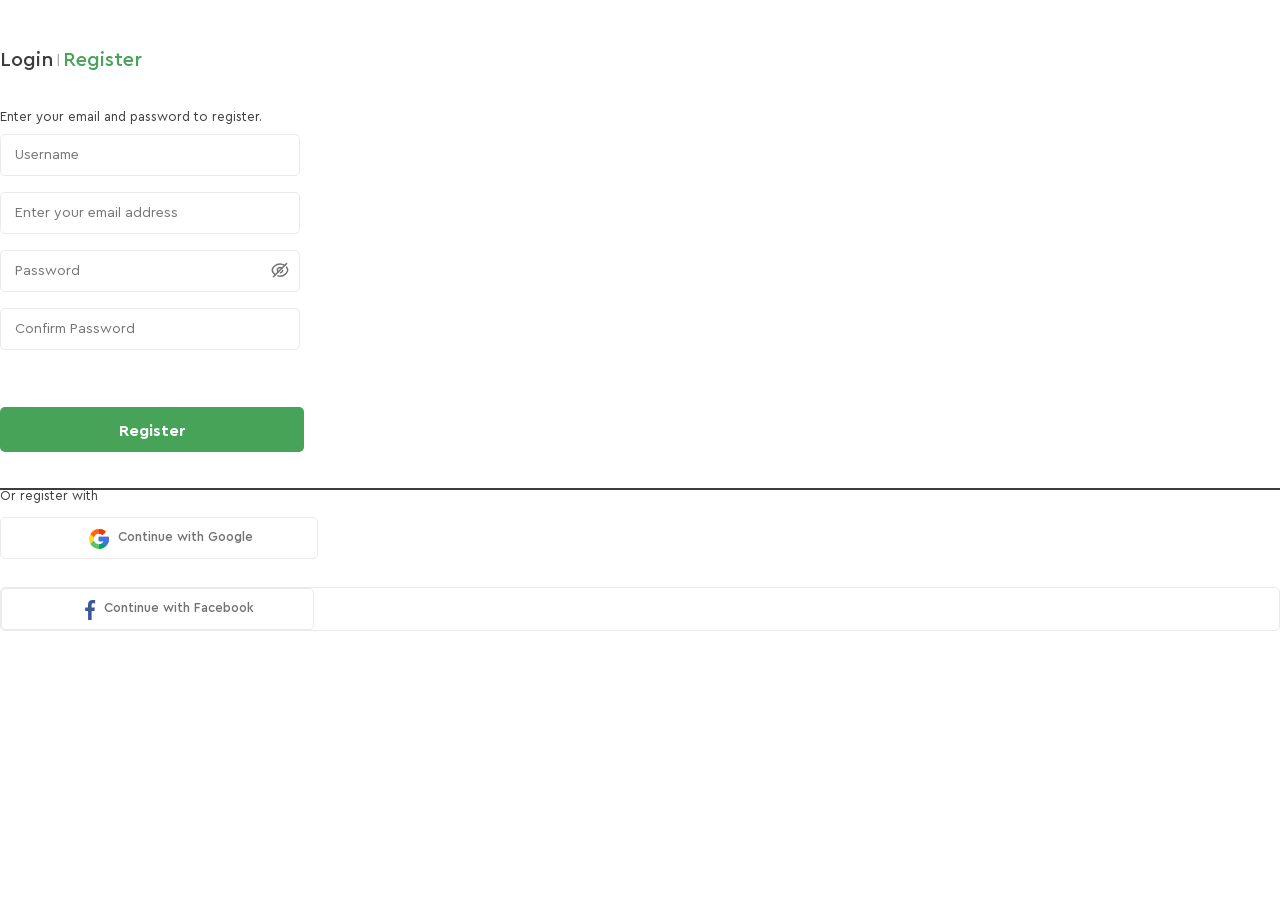
<file: registter/register.html>
<!DOCTYPE html>
<html lang="en">
<head>
    <meta charset="UTF-8">
    <meta name="viewport" content="width=device-width, initial-scale=1.0">
    <title>Document</title>
    <link rel="stylesheet" href="register.css">
</head>
<body>
    <main>
        <div class="container">
            <div class="block-register">
                <a class="button-login" href="">Login</a>
                <span><img src="./img/I.svg" alt=""></span>
                <a class="button-reg" href="">Register</a>
            </div>
            <p class="navigation-before-registration">Enter your email and password to register.</p>
            <div class="email-pass">
                <div class="User">
                    <input placeholder="Username" type="text">
                </div>
                <div class="Email">
                    <input placeholder="Enter your email address" type="email">
                </div>
                <div class="pass">
                    <input class="ace" placeholder="Password" type="password">
                    <button class="ace-pass">
                      <svg xmlns="http://www.w3.org/2000/svg" width="18" height="16" viewBox="0 0 18 16" fill="none">
                      <path d="M4.35001 12.7748C2.49167 11.5582 1.29167 9.72484 1.29167 8.1165C1.29167 5.38317 4.74167 2.03317 9 2.03317C10.7417 2.03317 12.3583 2.5915 13.6583 3.45817" stroke="#727272" stroke-width="1.5" stroke-linecap="round" stroke-linejoin="round"/>
                      <path d="M15.5414 5.17517C16.2839 6.11683 16.7164 7.1585 16.7164 8.11683C16.7164 10.8502 13.2581 14.2002 8.99976 14.2002C8.24142 14.2002 7.50059 14.0918 6.80809 13.9002" stroke="#727272" stroke-width="1.5" stroke-linecap="round" stroke-linejoin="round"/>
                      <path d="M7.13808 9.9725C6.64225 9.48167 6.36475 8.8125 6.36725 8.115C6.36392 6.66083 7.54058 5.47917 8.99558 5.47667C9.69558 5.475 10.3673 5.7525 10.8623 6.2475" stroke="#727272" stroke-width="1.5" stroke-linecap="round" stroke-linejoin="round"/>
                      <path d="M11.5912 8.58258C11.3962 9.65925 10.5537 10.5034 9.47708 10.7009" stroke="#727272" stroke-width="1.5" stroke-linecap="round" stroke-linejoin="round"/>
                      <path d="M15.5764 1.54158L2.43143 14.6866" stroke="#727272" stroke-width="1.5" stroke-linecap="round" stroke-linejoin="round"/>
                    </svg>
                    </button>
                </div>
                <div class="password">
                    <input placeholder="Confirm Password" type="password">  
                </div>
            </div>
            <div class="button-registration">
                <button class="button-regis" type="button">Register</button>
            </div>
            <div class="Or">
              <p class="registration-navigator-through-google">Or register with</p>
            </div>
            <div class="button-registration-google">
                <button class="Google">
                    <svg xmlns="http://www.w3.org/2000/svg" width="20" height="20" viewBox="0 0 20 20" fill="none">
                    <g clip-path="url(#clip0_2_2044)">
                      <path d="M16.4336 17.6055C14.6992 19.0703 12.4492 20 9.99999 20C6.35545 20 3.1562 17.9922 1.42186 15.0625L2.07116 12.0695L4.9492 11.5352C5.61717 13.6914 7.63276 15.2734 9.99999 15.2734C11.1484 15.2734 12.2148 14.9102 13.0937 14.2656L15.8594 14.6875L16.4336 17.6055Z" fill="#59C36A"/>
                      <path d="M16.4336 17.6055L15.8594 14.6875L13.0937 14.2656C12.2148 14.9102 11.1484 15.2735 10 15.2735V20C12.4493 20 14.6992 19.0703 16.4336 17.6055Z" fill="#00A66C"/>
                      <path d="M4.72656 10C4.72656 10.539 4.8086 11.0546 4.94922 11.5352L1.42188 15.0625C0.542969 13.5859 0 11.8515 0 10C0 8.1484 0.542969 6.41406 1.42188 4.9375L4.25285 5.42473L4.94922 8.46484C4.8086 8.94527 4.72656 9.4609 4.72656 10Z" fill="#FFDA2D"/>
                      <path d="M20 10C20 13.0468 18.5899 15.7773 16.4336 17.6055L13.0938 14.2656C13.7734 13.7734 14.3477 13.1171 14.7227 12.3437H10C9.67184 12.3437 9.41406 12.0859 9.41406 11.7578V8.24219C9.41406 7.91402 9.67184 7.65625 10 7.65625H19.25C19.5312 7.65625 19.7773 7.85543 19.8242 8.13668C19.9414 8.74609 20 9.37887 20 10Z" fill="#4086F4"/>
                      <path d="M14.7227 12.3437C14.3477 13.1171 13.7734 13.7734 13.0938 14.2656L16.4336 17.6055C18.5899 15.7773 20 13.0469 20 10C20 9.37887 19.9414 8.74609 19.8242 8.13668C19.7773 7.85543 19.5312 7.65625 19.25 7.65625H10V12.3437H14.7227Z" fill="#4175DF"/>
                      <path d="M16.5976 2.79293C16.6094 2.95699 16.5391 3.10937 16.4336 3.22652L13.9258 5.72262C13.7266 5.93355 13.3985 5.95699 13.1641 5.78121C12.2382 5.08984 11.1484 4.72656 9.99999 4.72656C7.63276 4.72656 5.61717 6.30855 4.9492 8.46484L1.42186 4.9375C3.1562 2.00781 6.35546 0 9.99999 0C12.332 0 14.6055 0.859375 16.3867 2.35934C16.5156 2.46484 16.5859 2.62887 16.5976 2.79293Z" fill="#FF641A"/>
                      <path d="M13.1641 5.78121C13.3984 5.95703 13.7265 5.93355 13.9257 5.72262L16.4336 3.22652C16.5391 3.10938 16.6094 2.95703 16.5976 2.79293C16.5859 2.62883 16.5156 2.46484 16.3867 2.35934C14.6055 0.859375 12.332 0 10 0V4.72656C11.1484 4.72656 12.2382 5.08984 13.1641 5.78121Z" fill="#F03800"/>
                    </g>
                    <defs>
                      <clipPath id="clip0_2_2044">
                        <rect width="20" height="20" fill="white"/>
                      </clipPath>
                    </defs>
                  </svg>
                    Continue with Google
                </button>
            </div>
            <div class="button-registration-facebook">
                <button class="Facebook">
                    <svg xmlns="http://www.w3.org/2000/svg" width="20" height="20" viewBox="0 0 20 20" fill="none">
                        <g clip-path="url(#clip0_2_2021)">
                          <path d="M13.3309 3.32083H15.1567V0.140833C14.8417 0.0975 13.7584 0 12.4967 0C6.72006 0 8.29172 6.54167 8.06172 7.5H5.15589V11.055H8.06089V20H11.6226V11.0558H14.4101L14.8526 7.50083H11.6217C11.7784 5.1475 10.9876 3.32083 13.3309 3.32083Z" fill="#3B5999"/>
                        </g>
                        <defs>
                          <clipPath id="clip0_2_2021">
                            <rect width="20" height="20" fill="white"/>
                          </clipPath>
                        </defs>
                      </svg>
                    Continue with Facebook
                </button>
            </div>
        </div>
    </main>
</body>
</html>
</file>
<file: css/style.css>
html, body, div, span, applet, object, iframe,
h1, h2, h3, h4, h5, h6, p, blockquote, pre,
a, abbr, acronym, address, big, cite, code,
del, dfn, em, img, ins, kbd, q, s, samp,
small, strike, strong, sub, sup, tt, var,
b, u, i, center,
dl, dt, dd, ol, ul, li,
fieldset, form, label, legend,
table, caption, tbody, tfoot, thead, tr, th, td,
article, aside, canvas, details, embed, 
figure, figcaption, footer, header, hgroup, 
menu, nav, output, ruby, section, summary,
time, mark, audio, video {
  margin: 0;
  padding: 0;
  border: 0;
  font-size: 100%;
  font: inherit;
  vertical-align: baseline;
}
/* HTML5 display-role reset for older browsers */
article, aside, details, figcaption, figure, 
footer, header, hgroup, menu, nav, section {
  display: block;
}
body {
  line-height: 1;
}
ol, ul {
  list-style: none;
}
blockquote, q {
  quotes: none;
}
blockquote:before, blockquote:after,
q:before, q:after {
  content: '';
  content: none;
}
table {
  border-collapse: collapse;
  border-spacing: 0;
}

@font-face {
  font-family:'Cera Pro Regular';
  src: url(../CeraPro/CeraPro-Regular.eot) format(eot),
  url(../CeraPro/CeraPro-Regular.ttf) format(Truetype),
  url(../CeraPro/CeraPro-Regular.woff)format(woff);
  font-weight: 400;
}

@font-face {
  font-family:'Cera Pro Medium';
  src: url(../CeraPro/CeraPro-Medium.eot) format(eot),
  url(../CeraPro/CeraPro-Medium.ttf) format(Truetype),
  url(../CeraPro/CeraPro-Medium.woff)format(woff);
  font-weight: 500;
}

@font-face {
  font-family:'Cera Pro Bold';
  src: url(../CeraPro/CeraPro-Bold.eot) format(eot),
  url(../CeraPro/CeraPro-Bold.ttf) format(Truetype),
  url(../CeraPro/CeraPro-Bold.woff)format(woff);
  font-weight: 700;
}

@font-face {
  font-family:'Cera Pro Black';
  src: url(../CeraPro/CeraPro-Black.eot) format(eot),
  url(../CeraPro/CeraPro-Black.ttf) format(Truetype),
  url(../CeraPro/CeraPro-Black.woff)format(woff);
  font-weight: 900;
}

@font-face {
  font-family:'Cera Pro Light';
  src: url(../CeraPro/CeraPro-Light.eot) format(eot),
  url(../CeraPro/CeraPro-Light.ttf) format(Truetype),
  url(../CeraPro/CeraPro-Light.woff)format(woff);
  font-weight: 300;
}

.float{
    padding:171px 107px 82px 135px;
  
}


header{
   
    
}

.header{
   display: flex;
   justify-content: space-between;
   align-items: center;
   list-style-type: none;
   color: #3D3D3D;
   font-family: "Cera Pro Regular";
   font-size: 15px;
   font-style: normal;
   font-weight: 400;
   line-height: 16px; 
}

.Green{
    color: #46A358;
    font-family: "Cera Pro Bold";
    font-size: 15px;
    font-style: normal;
    font-weight: 700;
    line-height: 16px;
    border-bottom:2px solid #46A358;
}


.New{
    padding-left: 37px;
    padding-right: 40px;

}

.Sale{
    padding-right: 385px;
}

.Short{
    padding-right: 8px;
}

.Def{
    padding-right: 5px;
}

.r{
    padding-bottom: 15px;

}

.Categories{
   display: flex;
   justify-content: space-between;
    
    
}

.Frame{
    padding-right: 50px;
    display: flex;
    flex-direction: column;
    justify-content: space-between;
}

.list-categories{
    list-style-type: none;
    padding-left: 30px;
    color: #3D3D3D;
    font-family: "Cera Pro Regular";
    font-size: 15px;
    font-style: normal;
    font-weight: 400;
}

.Categor{
    color: #3D3D3D;
    font-family: "Cera Pro Bold";
    font-size: 18px;
    font-style: normal;
    font-weight: 700;
    line-height: 16px;
    margin-bottom: 15px;
}


.HP{
    color: #46A358;
    font-family: "Cera Pro Bold";
    font-size: 15px;
    font-style: normal;
    font-weight: 700;
    line-height: 40px;
}

.billboard{

    padding-top: 377px;
}


.main{
    display: flex;
    flex-wrap: wrap;
    align-items: center;
    padding-left: 4px;
    column-gap: 33px;
    row-gap: 70px;

}

.p-dollar{
  color: #46A358;
  font-family: "Cera Pro Bold";
  font-size: 18px;
  font-style: normal;
  font-weight: 700;
  line-height: 16px;
  padding-top: 6px;
}

.h4{
  color: #3D3D3D;
  font-family: "Cera Pro Regular";
  font-size: 16px;
  font-style: normal;
  font-weight: 400;
  line-height: 16px; 
}







.next-button{
  display: flex;
  justify-content: end;
  gap: 10px;
  margin-top: 80px;
}

.Number-one{
  background-color: #46A358;
  color: #FFF;
  font-family: "Cera Pro Bold";
  font-size: 18px;
  font-style: normal;
  font-weight: 700;
  line-height: 16px;
  border: 1px solid #E5E5E5;
  border-radius: 4px;
  width: 35px;
  height: 35px;
}


.One{
  width: 35px;
  height: 35px;
  color: #3D3D3D;
  font-family: "Cera Pro Light";
  font-size: 18px;
  font-style: normal;
  font-weight: 300;
  line-height: 16px;
  background-color: #fff;
  border: 1px solid #E5E5E5;
  border-radius: 4px;
 }


 .tmp-image {
    display: flex;
    align-items: center;
    justify-content: center;
    background-color: #FBFBFB;
    width: 258px;
    height: 300px;
 }
</file>
<file: Homework 8/css/style.css>
html, body, div, span, applet, object, iframe,
h1, h2, h3, h4, h5, h6, p, blockquote, pre,
a, abbr, acronym, address, big, cite, code,
del, dfn, em, img, ins, kbd, q, s, samp,
small, strike, strong, sub, sup, tt, var,
b, u, i, center,
dl, dt, dd, ol, ul, li,
fieldset, form, label, legend,
table, caption, tbody, tfoot, thead, tr, th, td,
article, aside, canvas, details, embed, 
figure, figcaption, footer, header, hgroup, 
menu, nav, output, ruby, section, summary,
time, mark, audio, video {
  margin: 0;
  padding: 0;
  border: 0;
  font-size: 100%;
  font: inherit;
  vertical-align: baseline;
}
/* HTML5 display-role reset for older browsers */
article, aside, details, figcaption, figure, 
footer, header, hgroup, menu, nav, section {
  display: block;
}
body {
  line-height: 1;
}
ol, ul {
  list-style: none;
}
blockquote, q {
  quotes: none;
}
blockquote:before, blockquote:after,
q:before, q:after {
  content: '';
  content: none;
}
table {
  border-collapse: collapse;
  border-spacing: 0;
}

@font-face {
  font-family:'Cera Pro Regular';
  src: url(../CeraPro/CeraPro-Regular.eot) format(eot),
  url(../CeraPro/CeraPro-Regular.ttf) format(Truetype),
  url(../CeraPro/CeraPro-Regular.woff)format(woff);
  font-weight: 400;
}

@font-face {
  font-family:'Cera Pro Medium';
  src: url(../CeraPro/CeraPro-Medium.eot) format(eot),
  url(../CeraPro/CeraPro-Medium.ttf) format(Truetype),
  url(../CeraPro/CeraPro-Medium.woff)format(woff);
  font-weight: 500;
}

@font-face {
  font-family:'Cera Pro Bold';
  src: url(../CeraPro/CeraPro-Bold.eot) format(eot),
  url(../CeraPro/CeraPro-Bold.ttf) format(Truetype),
  url(../CeraPro/CeraPro-Bold.woff)format(woff);
  font-weight: 700;
}

@font-face {
  font-family:'Cera Pro Black';
  src: url(../CeraPro/CeraPro-Black.eot) format(eot),
  url(../CeraPro/CeraPro-Black.ttf) format(Truetype),
  url(../CeraPro/CeraPro-Black.woff)format(woff);
  font-weight: 900;
}

@font-face {
  font-family:'Cera Pro Light';
  src: url(../CeraPro/CeraPro-Light.eot) format(eot),
  url(../CeraPro/CeraPro-Light.ttf) format(Truetype),
  url(../CeraPro/CeraPro-Light.woff)format(woff);
  font-weight: 300;
}


main{
    display:flex;
    padding: 69px 119px 68px 119px;
    justify-content: center;
    align-items: center;
}

.main{
    display: flex;
    flex-direction: column;
    justify-content: center;
    align-items: flex-start;
    gap: 138px;
}

.main__header{
    display: flex;
    flex-wrap: wrap;
}

.header{

}

.head{
    display: flex;
    flex-wrap: wrap;
    column-gap: 44px;
}


.description{
    color: #727272;
    font-family: "Cera Pro Regular";
    font-size: 14px;
    font-style: normal;
    font-weight: 400;
    line-height: 22px;
}
</file>
<file: Lesson 6/style.css>
span{
    display: inline;
    padding: 20px;
    border: 3px dashed #000;
    margin: 20px;
}

p{
    border: 3px dashed #000;
    margin: 20px;
}

div{
    background-color: green;
    color: #fff;
    height: 200px;
    width: 200px;
    /* padding: 20px; */
    margin: 20px;
    border: 1px solid #000;
    box-sizing: border-box;
    padding: 20px; /*20px top left right bottom*/
    padding: 20px 10px; /*20px top bottom/ 10px right left*/
    padding: 20px 10px 15px; /*20px top/10-left right/15- bottom*/
    padding: 20px 10px 15px 10px; /*20px top/ 10-px left/10px- right/15px- bottom*/

    margin: 0 auto;

}
</file>
<file: CeraPro/stylesheet.css>
@font-face {
    font-family: 'Cera Pro';
    src: url('CeraPro-Italic.eot');
    src: local('Cera Pro Italic'), local('CeraPro-Italic'),
        url('CeraPro-Italic.eot?#iefix') format('embedded-opentype'),
        url('CeraPro-Italic.woff') format('woff'),
        url('CeraPro-Italic.ttf') format('truetype');
    font-weight: normal;
    font-style: italic;
}

@font-face {
    font-family: 'Cera Pro';
    src: url('CeraPro-Regular.eot');
    src: local('Cera Pro Regular'), local('CeraPro-Regular'),
        url('CeraPro-Regular.eot?#iefix') format('embedded-opentype'),
        url('CeraPro-Regular.woff') format('woff'),
        url('CeraPro-Regular.ttf') format('truetype');
    font-weight: normal;
    font-style: normal;
}

@font-face {
    font-family: 'Cera Pro';
    src: url('CeraPro-BlackItalic.eot');
    src: local('Cera Pro Black Italic'), local('CeraPro-BlackItalic'),
        url('CeraPro-BlackItalic.eot?#iefix') format('embedded-opentype'),
        url('CeraPro-BlackItalic.woff') format('woff'),
        url('CeraPro-BlackItalic.ttf') format('truetype');
    font-weight: 900;
    font-style: italic;
}

@font-face {
    font-family: 'Cera Pro';
    src: url('CeraPro-Light.eot');
    src: local('Cera Pro Light'), local('CeraPro-Light'),
        url('CeraPro-Light.eot?#iefix') format('embedded-opentype'),
        url('CeraPro-Light.woff') format('woff'),
        url('CeraPro-Light.ttf') format('truetype');
    font-weight: 300;
    font-style: normal;
}

@font-face {
    font-family: 'Cera Pro';
    src: url('CeraPro-BoldItalic.eot');
    src: local('Cera Pro Bold Italic'), local('CeraPro-BoldItalic'),
        url('CeraPro-BoldItalic.eot?#iefix') format('embedded-opentype'),
        url('CeraPro-BoldItalic.woff') format('woff'),
        url('CeraPro-BoldItalic.ttf') format('truetype');
    font-weight: bold;
    font-style: italic;
}

@font-face {
    font-family: 'Cera Pro';
    src: url('CeraPro-Black.eot');
    src: local('Cera Pro Black'), local('CeraPro-Black'),
        url('CeraPro-Black.eot?#iefix') format('embedded-opentype'),
        url('CeraPro-Black.woff') format('woff'),
        url('CeraPro-Black.ttf') format('truetype');
    font-weight: 900;
    font-style: normal;
}

@font-face {
    font-family: 'Cera Pro';
    src: url('CeraPro-Medium.eot');
    src: local('Cera Pro Medium'), local('CeraPro-Medium'),
        url('CeraPro-Medium.eot?#iefix') format('embedded-opentype'),
        url('CeraPro-Medium.woff') format('woff'),
        url('CeraPro-Medium.ttf') format('truetype');
    font-weight: 500;
    font-style: normal;
}

@font-face {
    font-family: 'Cera Pro';
    src: url('CeraPro-Bold.eot');
    src: local('Cera Pro Bold'), local('CeraPro-Bold'),
        url('CeraPro-Bold.eot?#iefix') format('embedded-opentype'),
        url('CeraPro-Bold.woff') format('woff'),
        url('CeraPro-Bold.ttf') format('truetype');
    font-weight: bold;
    font-style: normal;
}

@font-face {
    font-family: 'Cera Pro';
    src: url('CeraPro-Thin.eot');
    src: local('Cera Pro Thin'), local('CeraPro-Thin'),
        url('CeraPro-Thin.eot?#iefix') format('embedded-opentype'),
        url('CeraPro-Thin.woff') format('woff'),
        url('CeraPro-Thin.ttf') format('truetype');
    font-weight: 100;
    font-style: normal;
}

@font-face {
    font-family: 'Cera Pro';
    src: url('CeraPro-MediumItalic.eot');
    src: local('Cera Pro Medium Italic'), local('CeraPro-MediumItalic'),
        url('CeraPro-MediumItalic.eot?#iefix') format('embedded-opentype'),
        url('CeraPro-MediumItalic.woff') format('woff'),
        url('CeraPro-MediumItalic.ttf') format('truetype');
    font-weight: 500;
    font-style: italic;
}

@font-face {
    font-family: 'Cera Pro';
    src: url('CeraPro-LightItalic.eot');
    src: local('Cera Pro Light Italic'), local('CeraPro-LightItalic'),
        url('CeraPro-LightItalic.eot?#iefix') format('embedded-opentype'),
        url('CeraPro-LightItalic.woff') format('woff'),
        url('CeraPro-LightItalic.ttf') format('truetype');
    font-weight: 300;
    font-style: italic;
}

@font-face {
    font-family: 'Cera Pro';
    src: url('CeraPro-ThinItalic.eot');
    src: local('Cera Pro Thin Italic'), local('CeraPro-ThinItalic'),
        url('CeraPro-ThinItalic.eot?#iefix') format('embedded-opentype'),
        url('CeraPro-ThinItalic.woff') format('woff'),
        url('CeraPro-ThinItalic.ttf') format('truetype');
    font-weight: 100;
    font-style: italic;
}
</file>
<file: font/stylesheet.css>
@font-face {
    font-family: 'Cera Pro';
    src: url('CeraPro-Light.eot');
    src: local('Cera Pro Light'), local('CeraPro-Light'),
        url('CeraPro-Light.eot?#iefix') format('embedded-opentype'),
        url('CeraPro-Light.woff2') format('woff2'),
        url('CeraPro-Light.woff') format('woff'),
        url('CeraPro-Light.ttf') format('truetype');
    font-weight: 300;
    font-style: normal;
}

@font-face {
    font-family: 'Cera Pro';
    src: url('CeraPro-MediumItalic.eot');
    src: local('Cera Pro Medium Italic'), local('CeraPro-MediumItalic'),
        url('CeraPro-MediumItalic.eot?#iefix') format('embedded-opentype'),
        url('CeraPro-MediumItalic.woff2') format('woff2'),
        url('CeraPro-MediumItalic.woff') format('woff'),
        url('CeraPro-MediumItalic.ttf') format('truetype');
    font-weight: 500;
    font-style: italic;
}

@font-face {
    font-family: 'Cera Pro';
    src: url('CeraPro-RegularItalic.eot');
    src: local('Cera Pro Regular Italic'), local('CeraPro-RegularItalic'),
        url('CeraPro-RegularItalic.eot?#iefix') format('embedded-opentype'),
        url('CeraPro-RegularItalic.woff2') format('woff2'),
        url('CeraPro-RegularItalic.woff') format('woff'),
        url('CeraPro-RegularItalic.ttf') format('truetype');
    font-weight: normal;
    font-style: italic;
}

@font-face {
    font-family: 'Cera Pro';
    src: url('CeraPro-BlackItalic.eot');
    src: local('Cera Pro Black Italic'), local('CeraPro-BlackItalic'),
        url('CeraPro-BlackItalic.eot?#iefix') format('embedded-opentype'),
        url('CeraPro-BlackItalic.woff2') format('woff2'),
        url('CeraPro-BlackItalic.woff') format('woff'),
        url('CeraPro-BlackItalic.ttf') format('truetype');
    font-weight: 900;
    font-style: italic;
}

@font-face {
    font-family: 'Cera Pro';
    src: url('CeraPro-Medium.eot');
    src: local('Cera Pro Medium'), local('CeraPro-Medium'),
        url('CeraPro-Medium.eot?#iefix') format('embedded-opentype'),
        url('CeraPro-Medium.woff2') format('woff2'),
        url('CeraPro-Medium.woff') format('woff'),
        url('CeraPro-Medium.ttf') format('truetype');
    font-weight: 500;
    font-style: normal;
}

@font-face {
    font-family: 'Cera Pro';
    src: url('CeraPro-BoldItalic.eot');
    src: local('Cera Pro Bold Italic'), local('CeraPro-BoldItalic'),
        url('CeraPro-BoldItalic.eot?#iefix') format('embedded-opentype'),
        url('CeraPro-BoldItalic.woff2') format('woff2'),
        url('CeraPro-BoldItalic.woff') format('woff'),
        url('CeraPro-BoldItalic.ttf') format('truetype');
    font-weight: bold;
    font-style: italic;
}

@font-face {
    font-family: 'Cera Pro';
    src: url('CeraPro-ThinItalic.eot');
    src: local('Cera Pro Thin Italic'), local('CeraPro-ThinItalic'),
        url('CeraPro-ThinItalic.eot?#iefix') format('embedded-opentype'),
        url('CeraPro-ThinItalic.woff2') format('woff2'),
        url('CeraPro-ThinItalic.woff') format('woff'),
        url('CeraPro-ThinItalic.ttf') format('truetype');
    font-weight: 100;
    font-style: italic;
}

@font-face {
    font-family: 'Cera Pro';
    src: url('CeraPro-LightItalic.eot');
    src: local('Cera Pro Light Italic'), local('CeraPro-LightItalic'),
        url('CeraPro-LightItalic.eot?#iefix') format('embedded-opentype'),
        url('CeraPro-LightItalic.woff2') format('woff2'),
        url('CeraPro-LightItalic.woff') format('woff'),
        url('CeraPro-LightItalic.ttf') format('truetype');
    font-weight: 300;
    font-style: italic;
}

@font-face {
    font-family: 'Cera Pro';
    src: url('CeraPro-Black.eot');
    src: local('Cera Pro Black'), local('CeraPro-Black'),
        url('CeraPro-Black.eot?#iefix') format('embedded-opentype'),
        url('CeraPro-Black.woff2') format('woff2'),
        url('CeraPro-Black.woff') format('woff'),
        url('CeraPro-Black.ttf') format('truetype');
    font-weight: 900;
    font-style: normal;
}

@font-face {
    font-family: 'Cera Pro';
    src: url('CeraPro-Bold.eot');
    src: local('Cera Pro Bold'), local('CeraPro-Bold'),
        url('CeraPro-Bold.eot?#iefix') format('embedded-opentype'),
        url('CeraPro-Bold.woff2') format('woff2'),
        url('CeraPro-Bold.woff') format('woff'),
        url('CeraPro-Bold.ttf') format('truetype');
    font-weight: bold;
    font-style: normal;
}

@font-face {
    font-family: 'Cera Pro';
    src: url('CeraPro-Regular.eot');
    src: local('Cera Pro Regular'), local('CeraPro-Regular'),
        url('CeraPro-Regular.eot?#iefix') format('embedded-opentype'),
        url('CeraPro-Regular.woff2') format('woff2'),
        url('CeraPro-Regular.woff') format('woff'),
        url('CeraPro-Regular.ttf') format('truetype');
    font-weight: normal;
    font-style: normal;
}

@font-face {
    font-family: 'Cera Pro';
    src: url('CeraPro-Thin.eot');
    src: local('Cera Pro Thin'), local('CeraPro-Thin'),
        url('CeraPro-Thin.eot?#iefix') format('embedded-opentype'),
        url('CeraPro-Thin.woff2') format('woff2'),
        url('CeraPro-Thin.woff') format('woff'),
        url('CeraPro-Thin.ttf') format('truetype');
    font-weight: 100;
    font-style: normal;
}
</file>
<file: registter/register.css>
html, body, div, span, applet, object, iframe,
h1, h2, h3, h4, h5, h6, p, blockquote, pre,
a, abbr, acronym, address, big, cite, code,
del, dfn, em, img, ins, kbd, q, s, samp,
small, strike, strong, sub, sup, tt, var,
b, u, i, center,
dl, dt, dd, ol, ul, li,
fieldset, form, label, legend,
table, caption, tbody, tfoot, thead, tr, th, td,
article, aside, canvas, details, embed, 
figure, figcaption, footer, header, hgroup, 
menu, nav, output, ruby, section, summary,
time, mark, audio, video {
  margin: 0;
  padding: 0;
  border: 0;
  font-size: 100%;
  font: inherit;
  vertical-align: baseline;
}
/* HTML5 display-role reset for older browsers */
article, aside, details, figcaption, figure, 
footer, header, hgroup, menu, nav, section {
  display: block;
}
body {
  line-height: 1;
}
ol, ul {
  list-style: none;
}
blockquote, q {
  quotes: none;
}
blockquote:before, blockquote:after,
q:before, q:after {
  content: '';
  content: none;
}
table {
  border-collapse: collapse;
  border-spacing: 0;
}

*{
  box-sizing: border-box;
}

@font-face {
  font-family:'Cera Pro Regular';
  src: url(../CeraPro/CeraPro-Regular.eot) format(eot),
  url(../CeraPro/CeraPro-Regular.ttf) format(Truetype),
  url(../CeraPro/CeraPro-Regular.woff)format(woff);
  font-weight: 400;
}

@font-face {
  font-family:'Cera Pro Medium';
  src: url(../CeraPro/CeraPro-Medium.eot) format(eot),
  url(../CeraPro/CeraPro-Medium.ttf) format(Truetype),
  url(../CeraPro/CeraPro-Medium.woff)format(woff);
  font-weight: 500;
}

@font-face {
  font-family:'Cera Pro Bold';
  src: url(../CeraPro/CeraPro-Bold.eot) format(eot),
  url(../CeraPro/CeraPro-Bold.ttf) format(Truetype),
  url(../CeraPro/CeraPro-Bold.woff)format(woff);
  font-weight: 700;
}

@font-face {
  font-family:'Cera Pro Black';
  src: url(../CeraPro/CeraPro-Black.eot) format(eot),
  url(../CeraPro/CeraPro-Black.ttf) format(Truetype),
  url(../CeraPro/CeraPro-Black.woff)format(woff);
  font-weight: 900;
}

body{
 
}

main{
  
}


.container{
  justify-items: center;
  
}

button {
  cursor: pointer;
}

.button-login{
  color: #3D3D3D;
  font-family: "Cera Pro Medium";
  font-size: 20px;
  font-style: normal;
  font-weight: 500;
  line-height: 16px;
  text-decoration: none;
}

.button-reg{
  color: #46A358;
  font-family: "Cera Pro Medium";
  font-size: 20px;
  font-style: normal;
  font-weight: 500;
  line-height: 16px;
  text-decoration: none;
}


.block-register{
  display: block;
  padding: 52px 0px 40px 0px;
}

.navigation-before-registration{
  color: #3D3D3D;
  font-family: "Cera Pro Regular";
  font-size: 13px;
  font-style: normal;
  font-weight: 400;
  line-height: 16px;
  display:block;
  padding-bottom:9px;
}

input{
  padding: 12px 14px;
  color: #A5A5A5;
  font-family: "Cera Pro Regular";
  font-size: 14px;
  font-style: normal;
  font-weight: 400;
  line-height: 16px;
  border-radius: 5px;
  border: 1px solid #EAEAEA;
  margin-bottom: 16px;
  width: 300px;
}

input:focus {
  outline: 0;
}

.ace{
  border: 0px;
  margin-bottom: 0;
  width: 100%;
}

.ace-pass{
  padding: 0;
  border: 0px;
  background: none;
}

.User{

}

.Email{

}

.pass{
  display: flex;
  justify-content: space-between;
  border: 1px solid #EAEAEA;
  align-items: center;
  width: 300px;
  padding-right: 10px;
  border-radius: 5px;
  margin-bottom: 16px;
}

.password{

}


.email-pass{
  display: block;
  padding-bottom: 41px;

}

.button-regis{
  color: #FFF;
  font-family: "Cera Pro Bold";
  font-size: 16px;
  font-style: normal;
  font-weight: 700;
  line-height: 16px; /* 100% */
  display: block;
  padding: 16px 118px 13px 119px;
  border-radius: 5px;
  background: #46A358;
  border: 0px;
}

.button-registration{
  display: block;
  padding-bottom: 36px;
}

.registration-navigator-through-google{
  content: "";
  height: 2px;
  background-color: #3D3D3D;
  display: block;
}

.Or{
  padding-bottom: 27px;
  color: #3D3D3D;
  font-family: "Cera Pro Regular";
  font-size: 13px;
  font-style: normal;
  font-weight: 400;
  line-height: 16px;
}

.button-registration-google{
  padding-bottom: 28px;
  
}

.button-registration-facebook{
  border-radius: 5px;
  border: 1px solid #EAEAEA;
  
  
  
}

.Facebook{
  display: flex;
  justify-content: center;
  gap: 4px;
  padding: 11px 59px 9px 78px;
  background-color: #FFF;
  color: #727272;
  text-align: center;
  font-family: "Cera Pro Medium";
  font-size: 13px;
  font-style: normal;
  font-weight: 500;
  line-height: 16px;
  border-radius: 5px;
  border: 1px solid #EAEAEA;
}

.Google{
  display: flex;
  justify-content: center;
  gap: 9px;
  padding: 11px 64px 9px 88px;
  background-color: #FFF;
  color: #727272;
  text-align: center;
  font-family: "Cera Pro Medium";
  font-size: 13px;
  font-style: normal;
  font-weight: 500;
  line-height: 16px;
  border-radius: 5px;
  border: 1px solid #EAEAEA;
  
}
</file>
